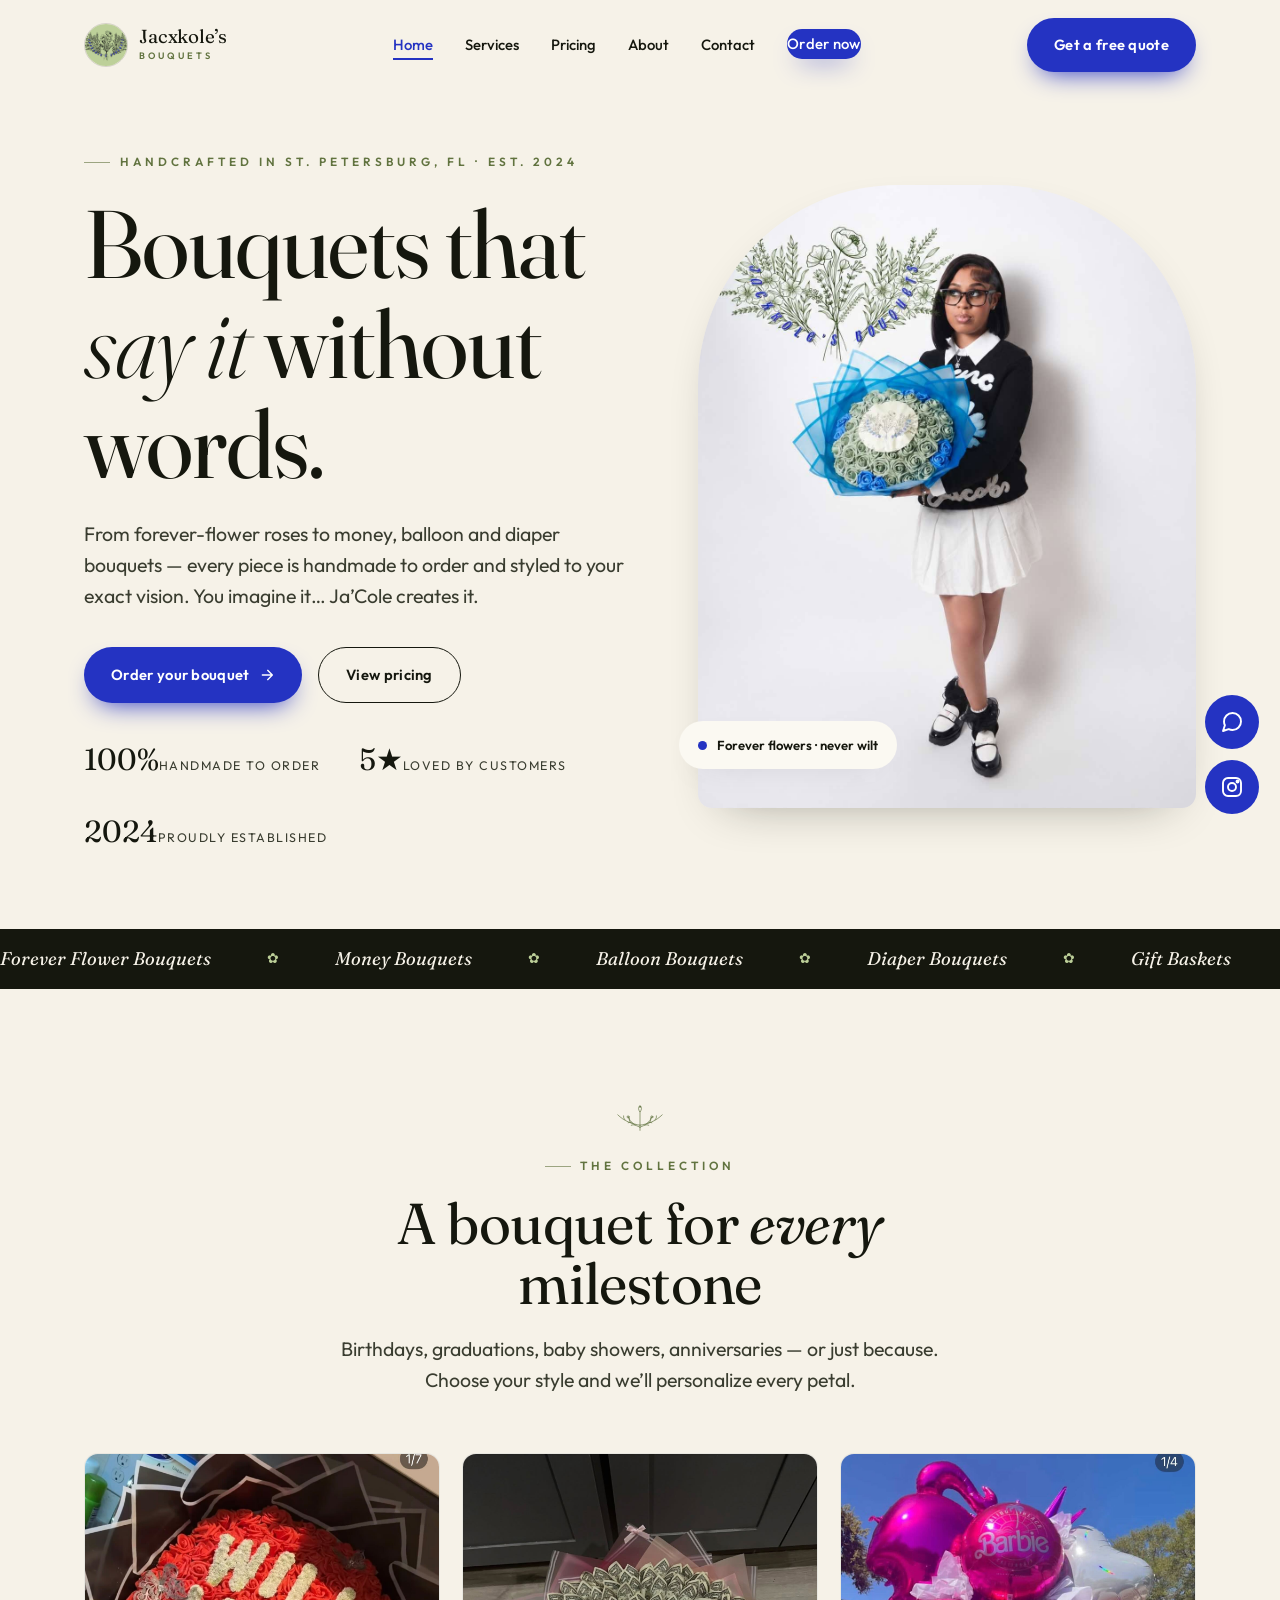
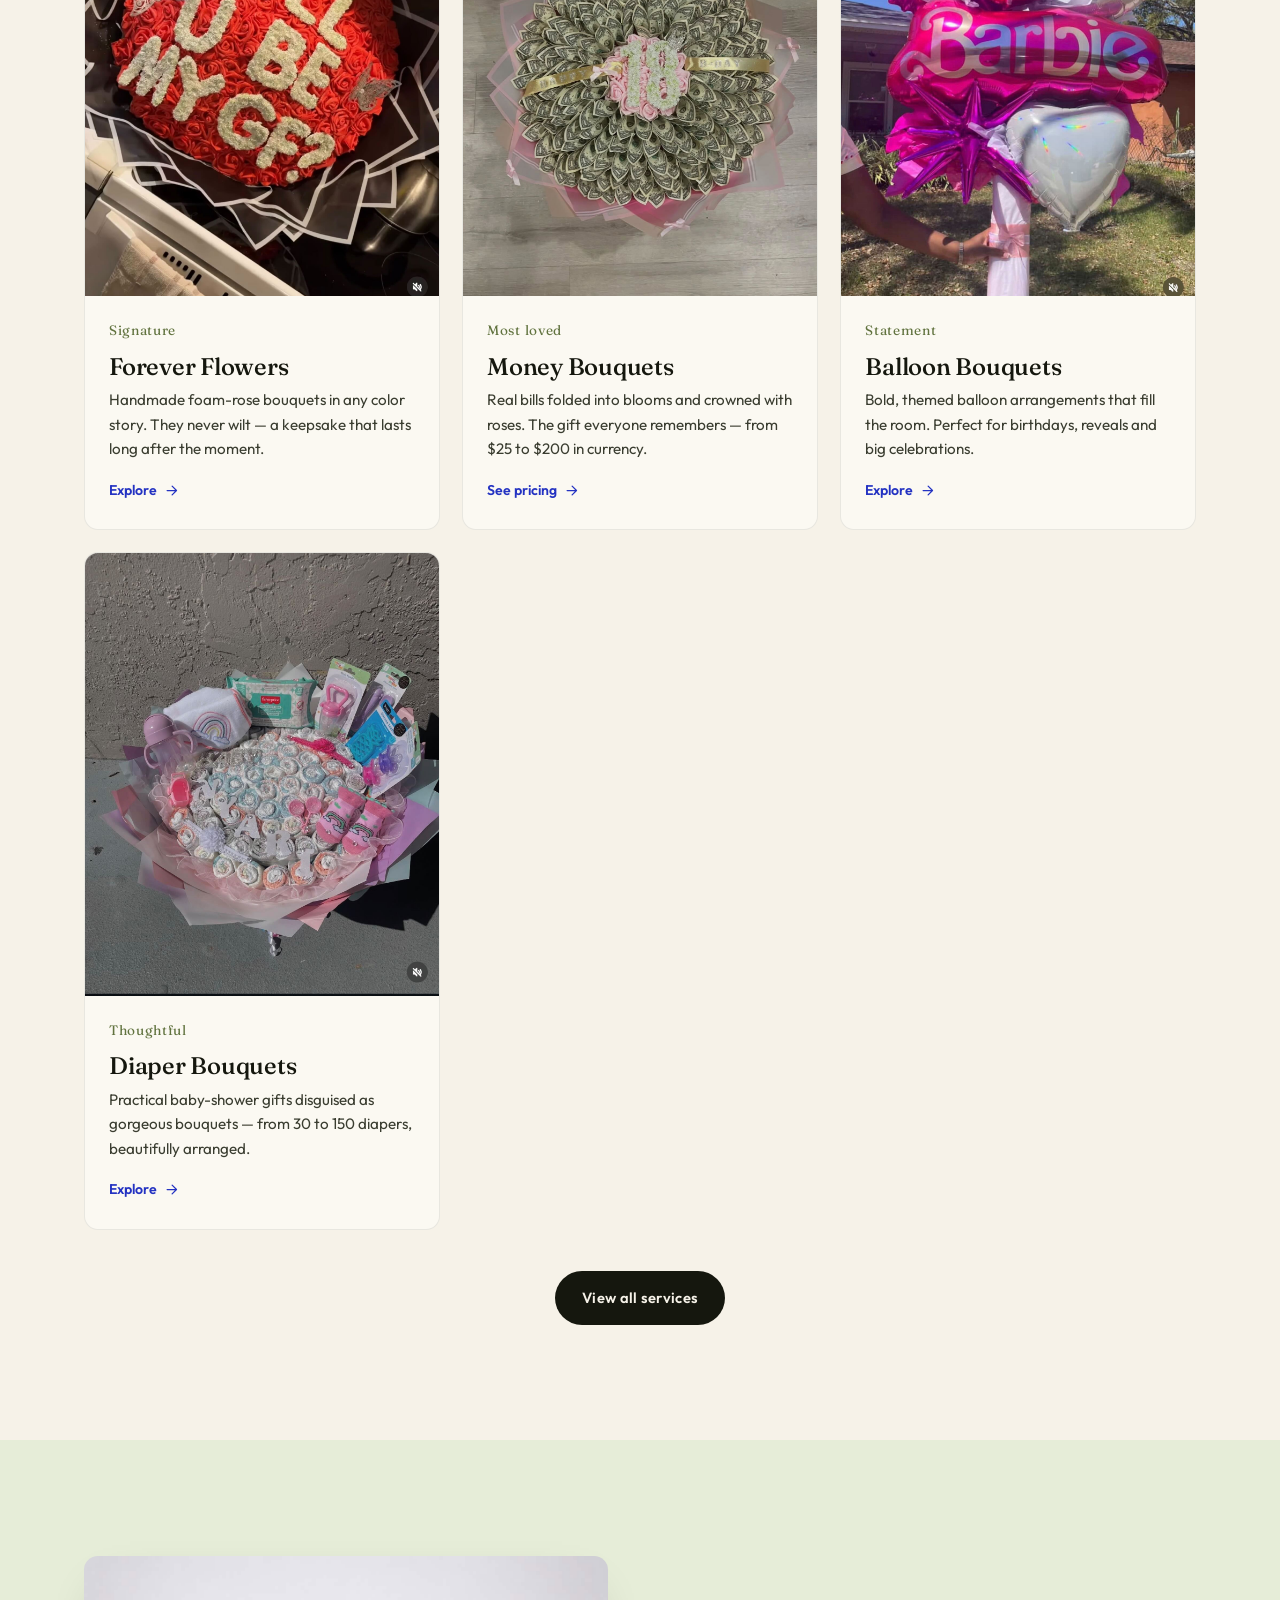
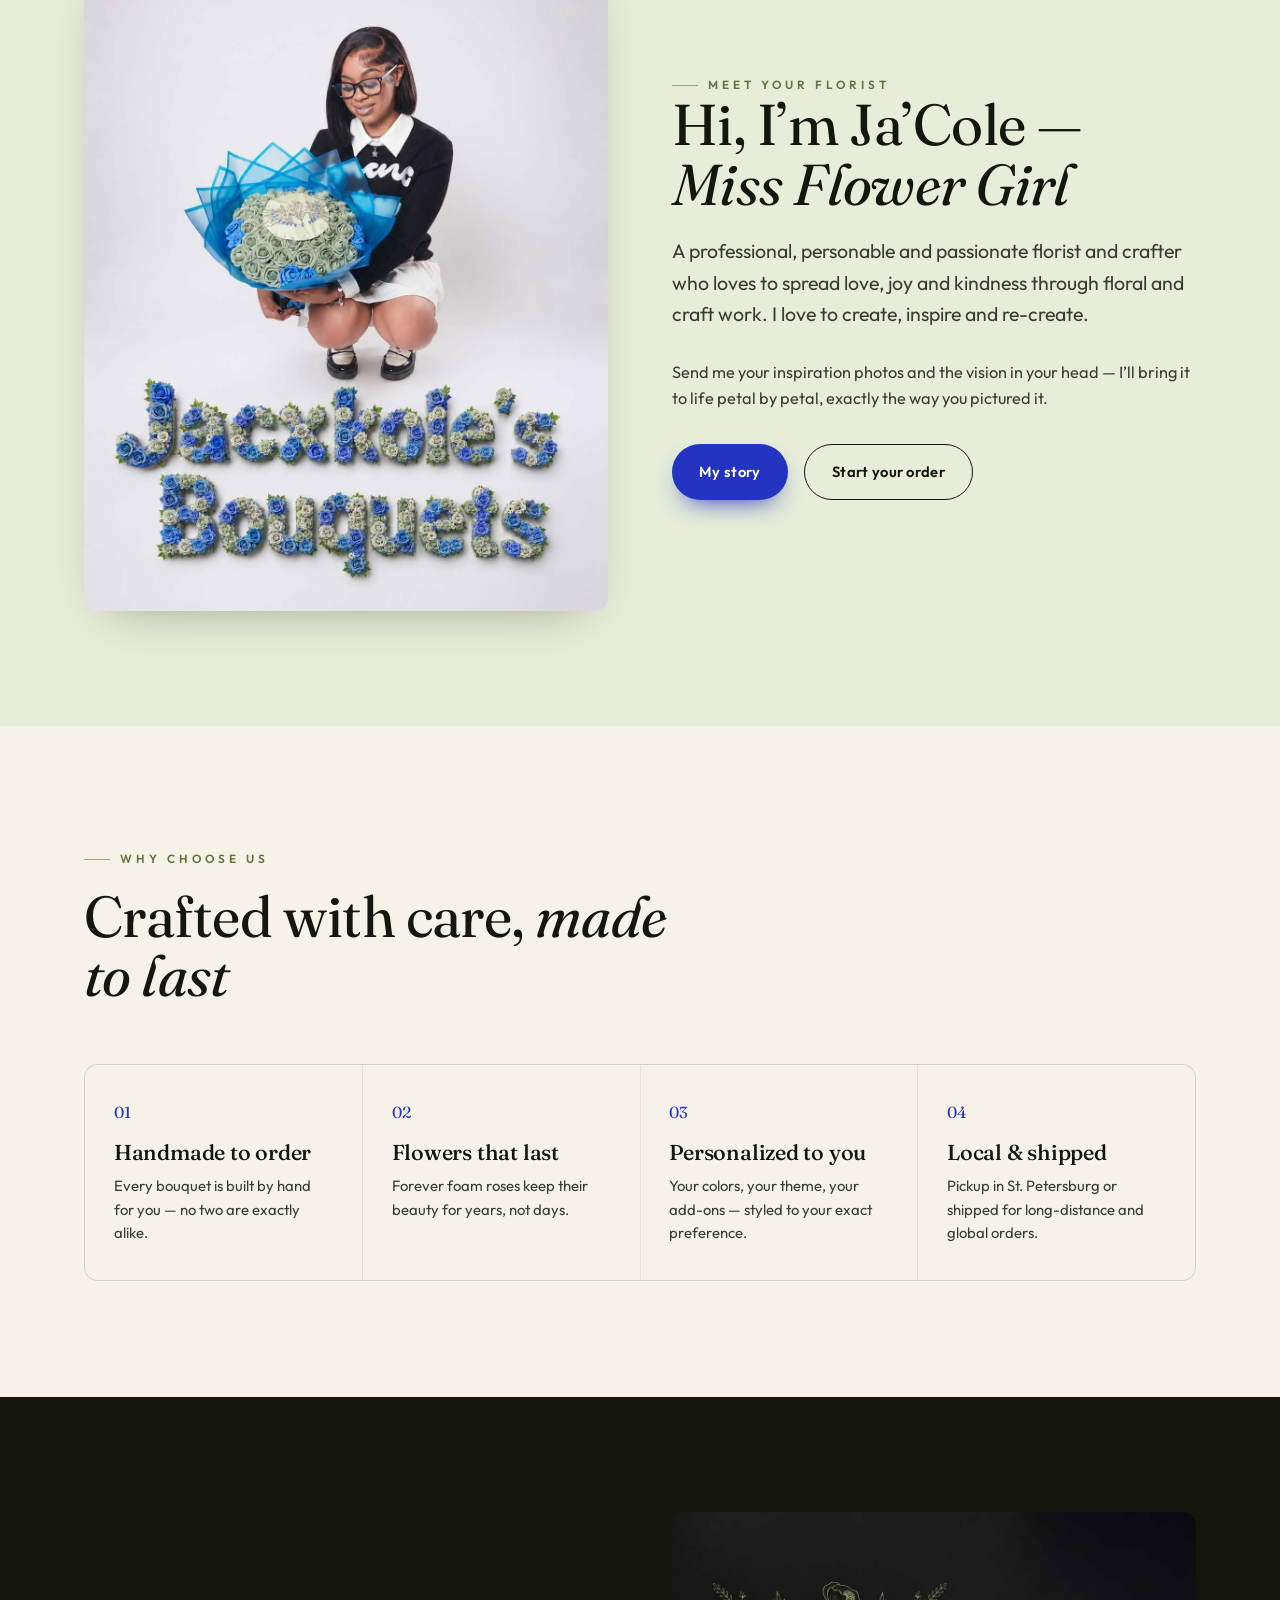
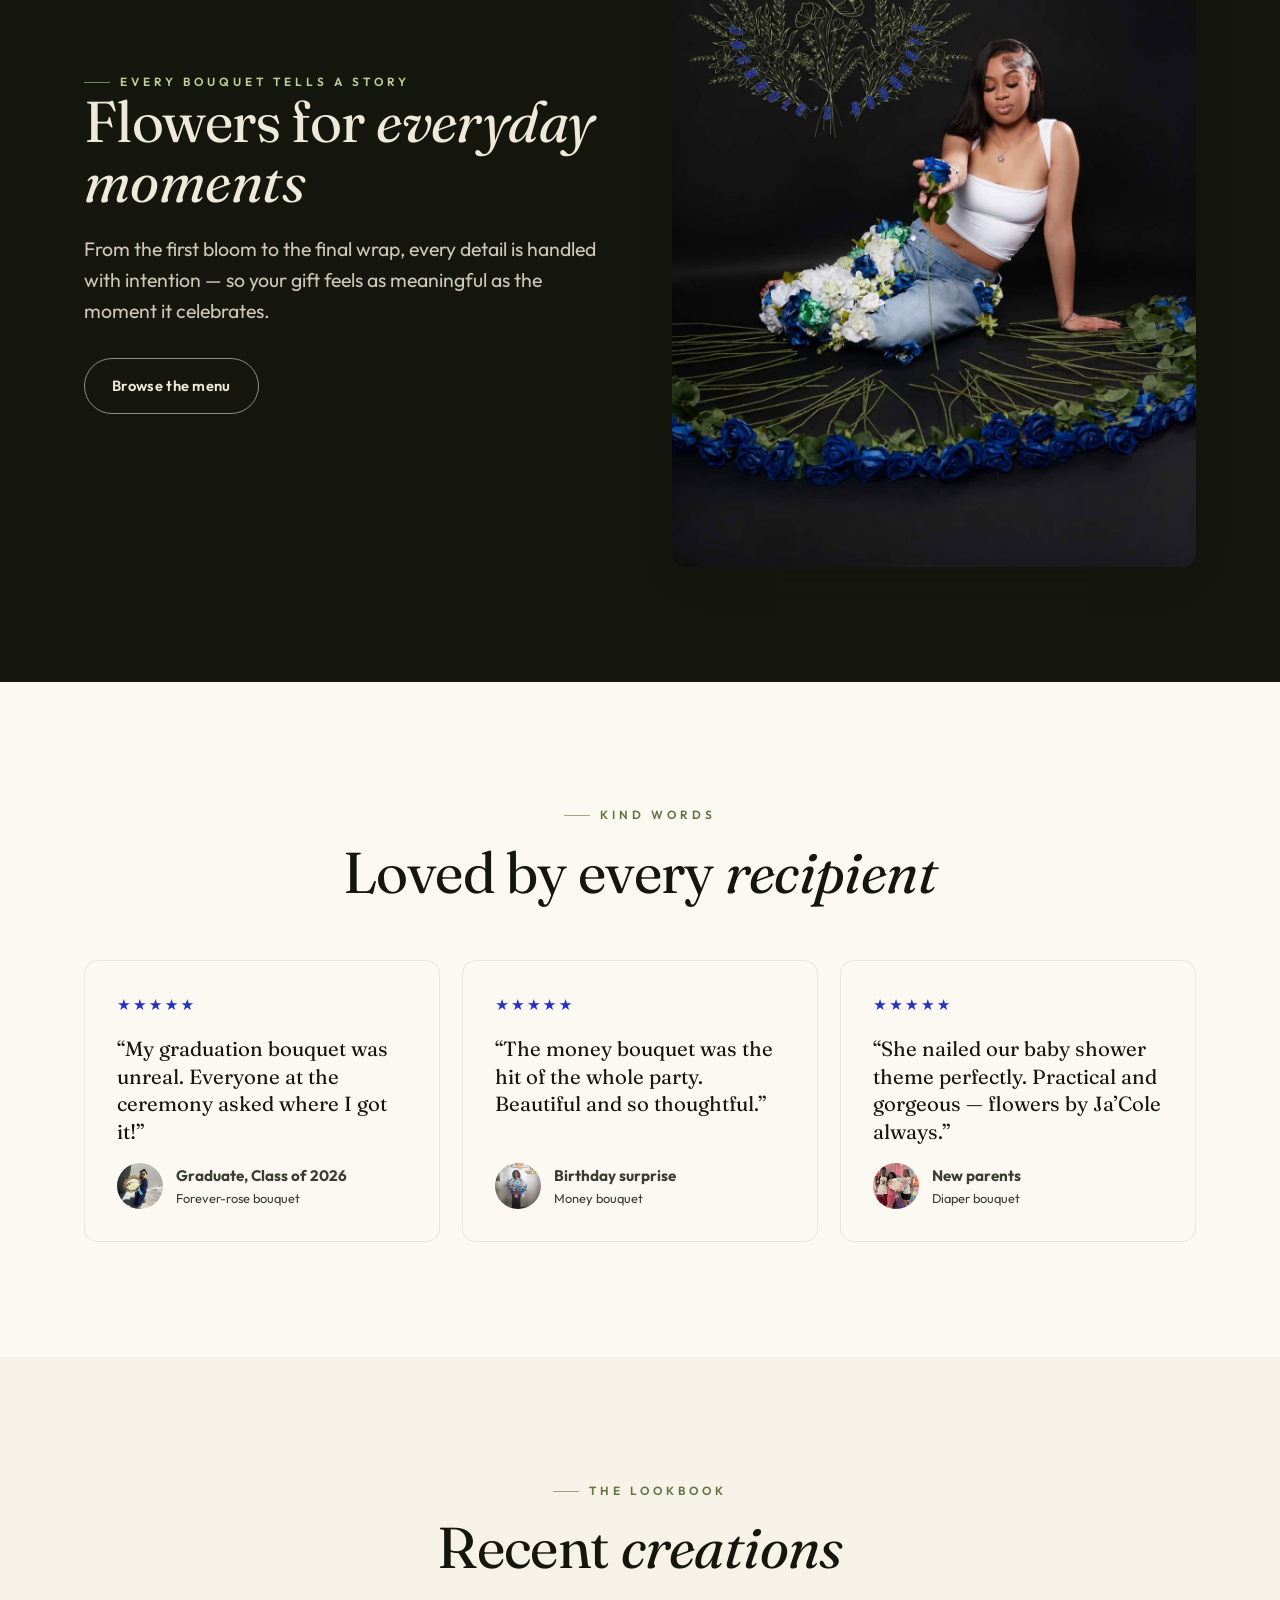
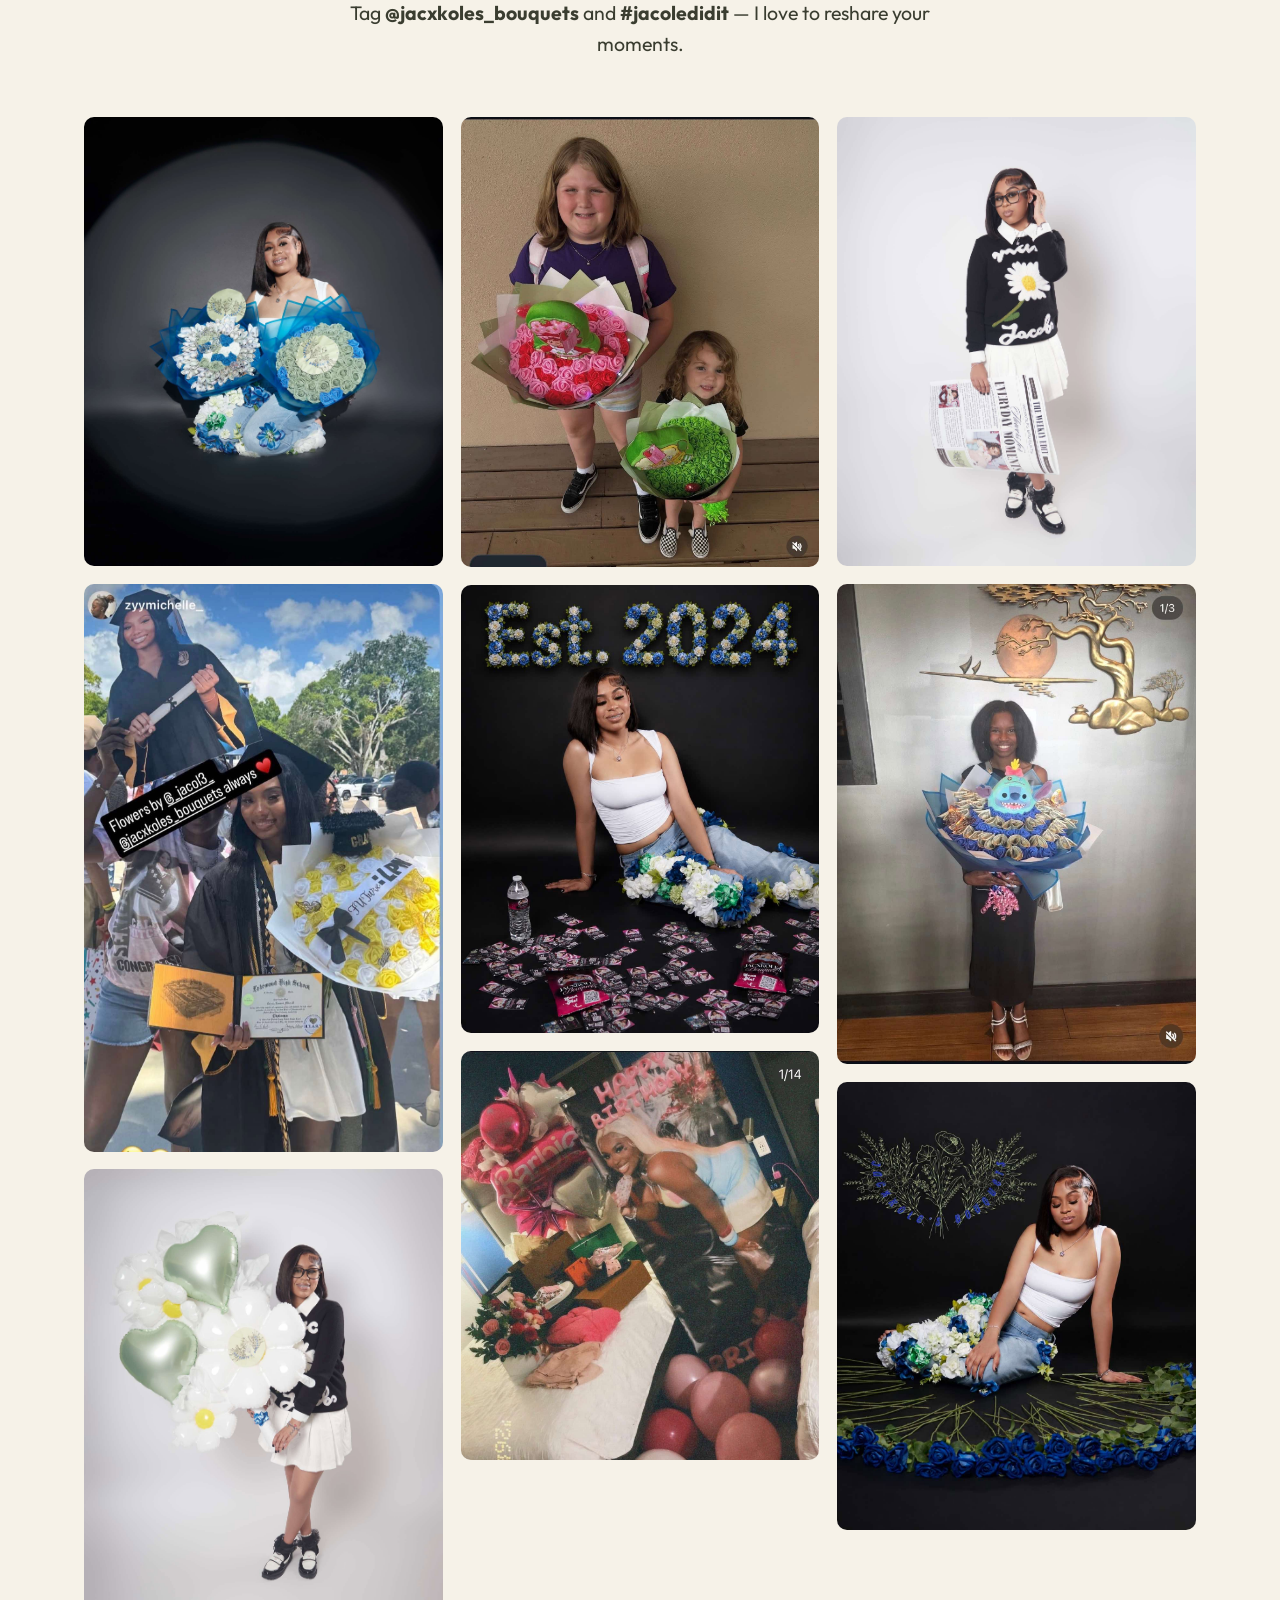
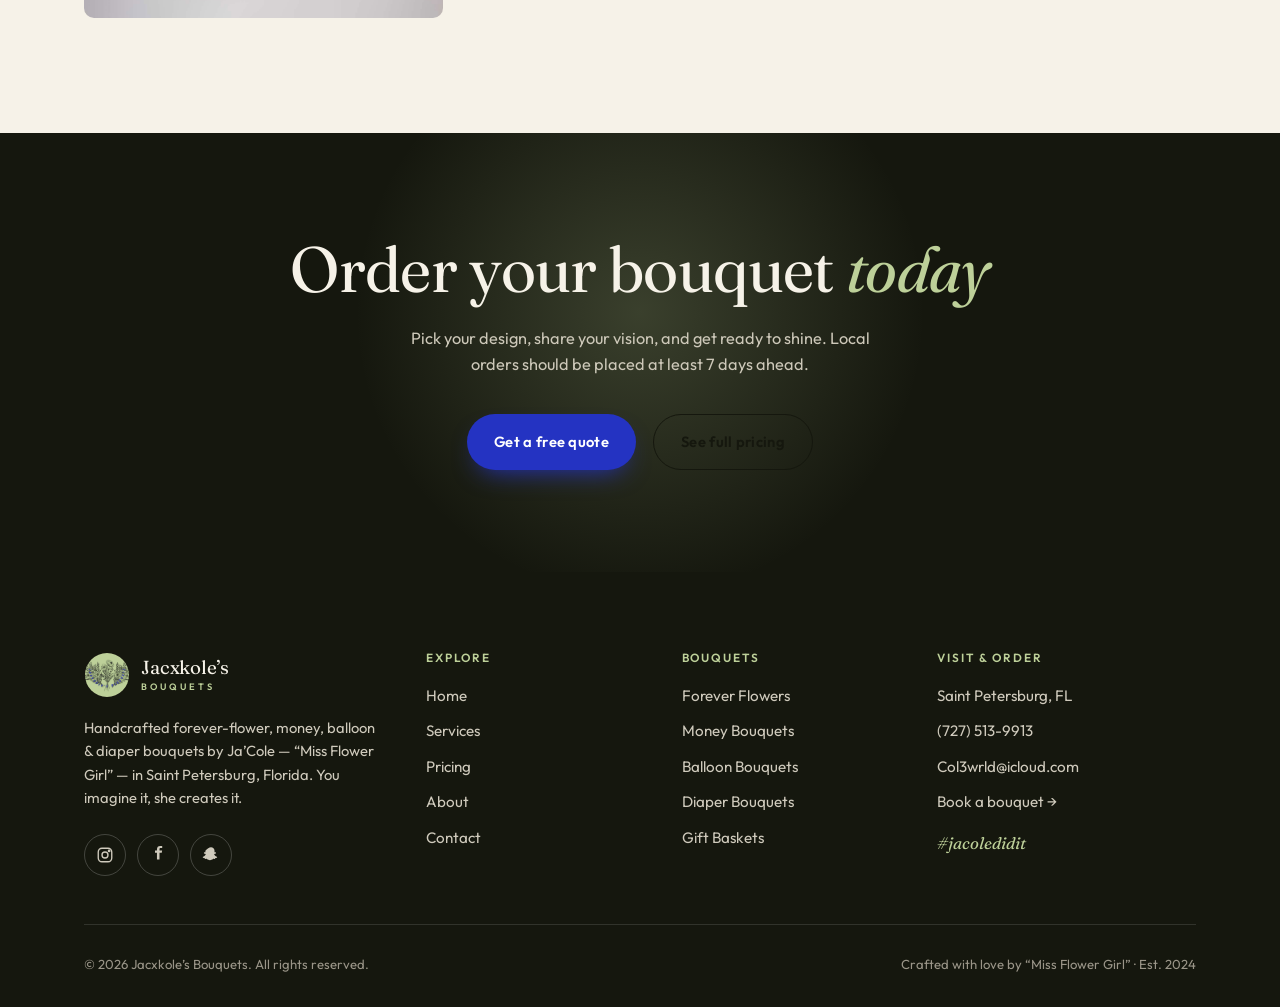
<file: index.html>
<!DOCTYPE html>
<html lang="en">
<head>
<meta charset="UTF-8">
<meta name="viewport" content="width=device-width, initial-scale=1.0">
<title>Jacxkole's Bouquets | Handcrafted Forever, Money &amp; Balloon Bouquets in St. Petersburg, FL</title>
<meta name="description" content="Jacxkole's Bouquets by Ja'Cole Payne, aka Miss Flower Girl, hand-makes forever-flower, money, balloon, diaper and custom bouquets in Saint Petersburg, Florida. You imagine it, she creates it. Order yours today.">
<meta name="keywords" content="bouquets St Petersburg FL, money bouquet, balloon bouquet, forever flowers, diaper bouquet, graduation bouquet, Jacxkole's Bouquets, custom bouquets Florida">
<meta name="author" content="Jacxkole's Bouquets">
<meta property="og:type" content="website">
<meta property="og:title" content="Jacxkole's Bouquets | Handcrafted Forever, Money &amp; Balloon Bouquets in St. Petersburg, FL">
<meta property="og:description" content="Jacxkole's Bouquets by Ja'Cole Payne, aka Miss Flower Girl, hand-makes forever-flower, money, balloon, diaper and custom bouquets in Saint Petersburg, Florida. You imagine it, she creates it. Order yours today.">
<meta property="og:image" content="images/banner2.jpg">
<meta name="theme-color" content="#bdd099">
<link rel="icon" type="image/png" href="images/favicon.png">
<link rel="preconnect" href="https://fonts.googleapis.com">
<link rel="preconnect" href="https://fonts.gstatic.com" crossorigin>
<link href="https://fonts.googleapis.com/css2?family=Fraunces:ital,opsz,wght@0,9..144,300;0,9..144,400;0,9..144,500;1,9..144,300;1,9..144,400&family=Outfit:wght@400;500;600;700&display=swap" rel="stylesheet">
<link rel="stylesheet" href="css/style.css">
<script type="application/ld+json">
{
  "@context": "https://schema.org",
  "@type": "Florist",
  "name": "Jacxkole's Bouquets",
  "image": "images/banner2.jpg",
  "description": "Handcrafted forever-flower, money, balloon, diaper and custom bouquets by Ja'Cole Payne, aka Miss Flower Girl, in Saint Petersburg, Florida.",
  "founder": "Ja'Cole Payne",
  "foundingDate": "2024",
  "email": "Col3wrld@icloud.com",
  "telephone": "+1-727-513-9913",
  "address": {
    "@type": "PostalAddress",
    "addressLocality": "Saint Petersburg",
    "addressRegion": "FL",
    "addressCountry": "US"
  },
  "areaServed": "Worldwide (shipping available)",
  "sameAs": [
    "https://www.instagram.com/jacxkoles_bouquets",
    "https://www.facebook.com/profile.php?id=100094762502685"
  ],
  "priceRange": "$45 - $425+"
}
</script>
</head>
<body>

<!-- Page loader -->
<div class="loader" role="status" aria-label="Loading">
  <svg class="sprig" viewBox="0 0 120 52" fill="none" stroke="currentColor" stroke-width="1.3" stroke-linecap="round" stroke-linejoin="round" aria-hidden="true"><path d="M60 51V15"/><path d="M60 15q-6-6 0-12 6 6 0 12"/><circle cx="60" cy="5.4" r="1.3"/><path d="M60 45C49 41 41 35 37 25"/><path d="M45 37q-5-3-8-1M51 41q-5-2-8 0"/><circle cx="37" cy="25" r="2"/><path d="M60 45C71 41 79 35 83 25"/><path d="M75 37q5-3 8-1M69 41q5-2 8 0"/><circle cx="83" cy="25" r="2"/><path d="M60 41C45 39 29 33 17 21"/><path d="M31 31q-4-4-3-8M41 35q-3-4-2-8"/><path d="M60 41C75 39 91 33 103 21"/><path d="M89 31q4-4 3-8M79 35q3-4 2-8"/></svg>
  <span class="lname">Jacxkole&rsquo;s Bouquets</span>
</div>

<!-- Header / navigation -->
<header class="site-header">
  <nav class="nav" aria-label="Primary">
    <a class="brand" href="index.html" aria-label="Jacxkole's Bouquets home">
      <img src="images/logo.jpg" alt="Jacxkole's Bouquets logo">
      <span class="brand-name">Jacxkole&rsquo;s<small>Bouquets</small></span>
    </a>
    <ul class="nav-links" id="navLinks">
      <li><a href="index.html" aria-current="page">Home</a></li>
      <li><a href="services.html">Services</a></li>
      <li><a href="pricing.html">Pricing</a></li>
      <li><a href="about.html">About</a></li>
      <li><a href="contact.html">Contact</a></li>
      <li><a class="btn btn--primary" href="contact.html">Order now</a></li>
    </ul>
    <div class="nav-cta">
      <a class="btn btn--primary" href="contact.html">Get a free quote</a>
      <button class="nav-toggle" id="navToggle" aria-label="Open menu" aria-expanded="false" aria-controls="navLinks">
        <span></span><span></span><span></span>
      </button>
    </div>
  </nav>
</header>
<main>

<!-- HERO -->
<section class="hero">
  <div class="wrap hero-grid">
    <div class="hero-copy">
      <span class="eyebrow reveal">Handcrafted in St. Petersburg, FL &middot; Est. 2024</span>
      <h1 class="display reveal" data-delay="1">Bouquets that <em>say it</em> without words.</h1>
      <p class="lead reveal" data-delay="2">From forever-flower roses to money, balloon and diaper bouquets &mdash; every piece is handmade to order and styled to your exact vision. You imagine it&hellip; Ja&rsquo;Cole creates it.</p>
      <div class="btn-row reveal" data-delay="3">
        <a class="btn btn--primary" href="contact.html">Order your bouquet
          <svg viewBox="0 0 24 24" fill="none" stroke="currentColor" stroke-width="2" stroke-linecap="round" stroke-linejoin="round"><path d="M5 12h14M13 5l7 7-7 7"/></svg>
        </a>
        <a class="btn btn--ghost" href="pricing.html">View pricing</a>
      </div>
      <div class="hero-meta reveal" data-delay="4">
        <div><span class="num" data-count="100" data-suffix="%">0</span><span class="lbl">Handmade to order</span></div>
        <div><span class="num">5&#9733;</span><span class="lbl">Loved by customers</span></div>
        <div><span class="num">2024</span><span class="lbl">Proudly established</span></div>
      </div>
    </div>
    <figure class="hero-figure reveal" data-delay="2">
      <img src="images/banner2.jpg" alt="Ja'Cole holding a handcrafted sage-green and blue rose bouquet with the Jacxkole's Bouquets botanical motif">
      <span class="tag"><span class="dot"></span> Forever flowers &middot; never wilt</span>
    </figure>
  </div>
</section>

<!-- MARQUEE -->
<div class="marquee" aria-hidden="true">
  <div class="marquee-track">
    <span>Forever Flower Bouquets</span><span>Money Bouquets</span><span>Balloon Bouquets</span><span>Diaper Bouquets</span><span>Gift Baskets</span><span>#jacoledidit</span>
    <span>Forever Flower Bouquets</span><span>Money Bouquets</span><span>Balloon Bouquets</span><span>Diaper Bouquets</span><span>Gift Baskets</span><span>#jacoledidit</span>
  </div>
</div>

<!-- FEATURED SERVICES -->
<section class="section">
  <div class="wrap">
    <div class="head center reveal">
      <svg class="sprig" viewBox="0 0 120 52" fill="none" stroke="currentColor" stroke-width="1.3" stroke-linecap="round" stroke-linejoin="round" aria-hidden="true"><path d="M60 51V15"/><path d="M60 15q-6-6 0-12 6 6 0 12"/><circle cx="60" cy="5.4" r="1.3"/><path d="M60 45C49 41 41 35 37 25"/><path d="M45 37q-5-3-8-1M51 41q-5-2-8 0"/><circle cx="37" cy="25" r="2"/><path d="M60 45C71 41 79 35 83 25"/><path d="M75 37q5-3 8-1M69 41q5-2 8 0"/><circle cx="83" cy="25" r="2"/><path d="M60 41C45 39 29 33 17 21"/><path d="M31 31q-4-4-3-8M41 35q-3-4-2-8"/><path d="M60 41C75 39 91 33 103 21"/><path d="M89 31q4-4 3-8M79 35q3-4 2-8"/></svg>
      <span class="eyebrow">The Collection</span>
      <h2 class="section-title">A bouquet for <em>every</em> milestone</h2>
      <p class="lead">Birthdays, graduations, baby showers, anniversaries &mdash; or just because. Choose your style and we&rsquo;ll personalize every petal.</p>
    </div>
    <div class="cards">
      <article class="card reveal">
        <div class="card-media"><img src="images/forever_bouquets.jpg" alt="Forever foam-rose bouquet of red roses spelling a custom message with butterfly accents"></div>
        <div class="card-body">
          <span class="card-index">Signature</span>
          <h3>Forever Flowers</h3>
          <p>Handmade foam-rose bouquets in any color story. They never wilt &mdash; a keepsake that lasts long after the moment.</p>
          <a class="card-link" href="services.html">Explore <svg viewBox="0 0 24 24" fill="none" stroke="currentColor" stroke-width="2" stroke-linecap="round" stroke-linejoin="round"><path d="M5 12h14M13 5l7 7-7 7"/></svg></a>
        </div>
      </article>
      <article class="card reveal" data-delay="1">
        <div class="card-media"><img src="images/money_bouquets.jpg" alt="Money bouquet of folded dollar bills with a Happy 18 B-Day ribbon"></div>
        <div class="card-body">
          <span class="card-index">Most loved</span>
          <h3>Money Bouquets</h3>
          <p>Real bills folded into blooms and crowned with roses. The gift everyone remembers &mdash; from $25 to $200 in currency.</p>
          <a class="card-link" href="pricing.html">See pricing <svg viewBox="0 0 24 24" fill="none" stroke="currentColor" stroke-width="2" stroke-linecap="round" stroke-linejoin="round"><path d="M5 12h14M13 5l7 7-7 7"/></svg></a>
        </div>
      </article>
      <article class="card reveal" data-delay="2">
        <div class="card-media"><img src="images/ballon_bouquets.jpg" alt="Pink Barbie-themed foil balloon bouquet"></div>
        <div class="card-body">
          <span class="card-index">Statement</span>
          <h3>Balloon Bouquets</h3>
          <p>Bold, themed balloon arrangements that fill the room. Perfect for birthdays, reveals and big celebrations.</p>
          <a class="card-link" href="services.html">Explore <svg viewBox="0 0 24 24" fill="none" stroke="currentColor" stroke-width="2" stroke-linecap="round" stroke-linejoin="round"><path d="M5 12h14M13 5l7 7-7 7"/></svg></a>
        </div>
      </article>
      <article class="card reveal" data-delay="3">
        <div class="card-media"><img src="images/diaper_bouquets.jpg" alt="Diaper bouquet with baby essentials spelling a baby’s name"></div>
        <div class="card-body">
          <span class="card-index">Thoughtful</span>
          <h3>Diaper Bouquets</h3>
          <p>Practical baby-shower gifts disguised as gorgeous bouquets &mdash; from 30 to 150 diapers, beautifully arranged.</p>
          <a class="card-link" href="services.html">Explore <svg viewBox="0 0 24 24" fill="none" stroke="currentColor" stroke-width="2" stroke-linecap="round" stroke-linejoin="round"><path d="M5 12h14M13 5l7 7-7 7"/></svg></a>
        </div>
      </article>
    </div>
    <div class="center" style="margin-top:2.6rem">
      <a class="btn btn--ink reveal" href="services.html">View all services</a>
    </div>
  </div>
</section>

<!-- MEET THE FLORIST -->
<section class="section bg-sage">
  <div class="wrap split">
    <div class="split-media reveal"><img src="images/Owner_pic.jpg" alt="Ja'Cole Payne kneeling beside her business name spelled out in roses"></div>
    <div class="split-copy reveal" data-delay="1">
      <span class="eyebrow">Meet your florist</span>
      <h2 class="section-title">Hi, I&rsquo;m Ja&rsquo;Cole &mdash; <em>Miss Flower Girl</em></h2>
      <p class="lead">A professional, personable and passionate florist and crafter who loves to spread love, joy and kindness through floral and craft work. I love to create, inspire and re-create.</p>
      <p style="color:var(--ink-soft)">Send me your inspiration photos and the vision in your head &mdash; I&rsquo;ll bring it to life petal by petal, exactly the way you pictured it.</p>
      <div class="btn-row mt-m"><a class="btn btn--primary" href="about.html">My story</a><a class="btn btn--ghost" href="contact.html">Start your order</a></div>
    </div>
  </div>
</section>

<!-- WHY CHOOSE US -->
<section class="section">
  <div class="wrap">
    <div class="head reveal">
      <span class="eyebrow">Why choose us</span>
      <h2 class="section-title">Crafted with care, <em>made to last</em></h2>
    </div>
    <div class="values">
      <div class="value reveal"><span class="vnum">01</span><h3>Handmade to order</h3><p>Every bouquet is built by hand for you &mdash; no two are exactly alike.</p></div>
      <div class="value reveal" data-delay="1"><span class="vnum">02</span><h3>Flowers that last</h3><p>Forever foam roses keep their beauty for years, not days.</p></div>
      <div class="value reveal" data-delay="2"><span class="vnum">03</span><h3>Personalized to you</h3><p>Your colors, your theme, your add-ons &mdash; styled to your exact preference.</p></div>
      <div class="value reveal" data-delay="3"><span class="vnum">04</span><h3>Local &amp; shipped</h3><p>Pickup in St. Petersburg or shipped for long-distance and global orders.</p></div>
    </div>
  </div>
</section>

<!-- EDITORIAL DARK BAND -->
<section class="section bg-ink">
  <div class="wrap split split--rev">
    <div class="split-media reveal"><img src="images/shoot.jpg" alt="Editorial studio shot of Ja'Cole surrounded by blue and white roses"></div>
    <div class="split-copy reveal" data-delay="1">
      <span class="eyebrow">Every bouquet tells a story</span>
      <h2 class="section-title">Flowers for <em>everyday moments</em></h2>
      <p class="lead">From the first bloom to the final wrap, every detail is handled with intention &mdash; so your gift feels as meaningful as the moment it celebrates.</p>
      <div class="btn-row mt-m"><a class="btn btn--ghost" href="pricing.html">Browse the menu</a></div>
    </div>
  </div>
</section>

<!-- TESTIMONIALS -->
<section class="section bg-paper2">
  <div class="wrap">
    <div class="head center reveal">
      <span class="eyebrow">Kind words</span>
      <h2 class="section-title">Loved by every <em>recipient</em></h2>
    </div>
    <div class="quotes">
      <figure class="quote reveal">
        <div class="stars" aria-label="5 out of 5 stars">&#9733;&#9733;&#9733;&#9733;&#9733;</div>
        <blockquote>&ldquo;My graduation bouquet was unreal. Everyone at the ceremony asked where I got it!&rdquo;</blockquote>
        <figcaption class="who"><img src="images/customer_pictures2.jpg" alt=""><span><strong>Graduate, Class of 2026</strong><span>Forever-rose bouquet</span></span></figcaption>
      </figure>
      <figure class="quote reveal" data-delay="1">
        <div class="stars" aria-label="5 out of 5 stars">&#9733;&#9733;&#9733;&#9733;&#9733;</div>
        <blockquote>&ldquo;The money bouquet was the hit of the whole party. Beautiful and so thoughtful.&rdquo;</blockquote>
        <figcaption class="who"><img src="images/customer_pictures5.jpg" alt=""><span><strong>Birthday surprise</strong><span>Money bouquet</span></span></figcaption>
      </figure>
      <figure class="quote reveal" data-delay="2">
        <div class="stars" aria-label="5 out of 5 stars">&#9733;&#9733;&#9733;&#9733;&#9733;</div>
        <blockquote>&ldquo;She nailed our baby shower theme perfectly. Practical and gorgeous &mdash; flowers by Ja&rsquo;Cole always.&rdquo;</blockquote>
        <figcaption class="who"><img src="images/customer_pictures.jpg" alt=""><span><strong>New parents</strong><span>Diaper bouquet</span></span></figcaption>
      </figure>
    </div>
  </div>
</section>

<!-- GALLERY -->
<section class="section">
  <div class="wrap">
    <div class="head center reveal">
      <span class="eyebrow">The lookbook</span>
      <h2 class="section-title">Recent <em>creations</em></h2>
      <p class="lead">Tag <strong>@jacxkoles_bouquets</strong> and <strong>#jacoledidit</strong> &mdash; I love to reshare your moments.</p>
    </div>
    <div class="gallery reveal">
      <a href="images/business_pictures1.jpg" target="_blank" rel="noopener"><img src="images/business_pictures1.jpg" alt="Two oversized money and rose bouquets"></a>
      <a href="images/customer_pictures4.jpg" target="_blank" rel="noopener"><img src="images/customer_pictures4.jpg" alt="Graduation bouquet in yellow and white roses"></a>
      <a href="images/banner4.jpg" target="_blank" rel="noopener"><img src="images/banner4.jpg" alt="Daisy and heart balloon bouquet"></a>
      <a href="images/customer_pictures6.jpg" target="_blank" rel="noopener"><img src="images/customer_pictures6.jpg" alt="Children holding character-themed rose bouquets"></a>
      <a href="images/business_pictures3.jpg" target="_blank" rel="noopener"><img src="images/business_pictures3.jpg" alt="Est. 2024 spelled out in flowers"></a>
      <a href="images/customer_pictures3.jpg" target="_blank" rel="noopener"><img src="images/customer_pictures3.jpg" alt="Barbie-themed birthday balloon and gift display"></a>
      <a href="images/banner3.jpg" target="_blank" rel="noopener"><img src="images/banner3.jpg" alt="Editorial studio portrait of Ja'Cole"></a>
      <a href="images/customer_pictures5.jpg" target="_blank" rel="noopener"><img src="images/customer_pictures5.jpg" alt="Money bouquet with a plush topper"></a>
      <a href="images/business_pictures2.jpg" target="_blank" rel="noopener"><img src="images/business_pictures2.jpg" alt="Floral-decorated jeans editorial shot"></a>
    </div>
  </div>
</section>

<!-- CTA BAND -->
<section class="cta-band">
  <span class="glow"></span>
  <div class="wrap">
    <h2 class="reveal">Order your bouquet <em>today</em></h2>
    <p class="reveal" data-delay="1">Pick your design, share your vision, and get ready to shine. Local orders should be placed at least 7 days ahead.</p>
    <div class="btn-row reveal" data-delay="2" style="justify-content:center">
      <a class="btn btn--primary" href="contact.html">Get a free quote</a>
      <a class="btn btn--ghost" href="pricing.html">See full pricing</a>
    </div>
  </div>
</section>

</main>

<!-- Floating quick contact -->
<div class="quick-contact">
  <a href="sms:+17275139913" aria-label="Text Jacxkole's Bouquets" title="Text us">
    <svg viewBox="0 0 24 24" fill="none" stroke="currentColor" stroke-width="1.9" stroke-linecap="round" stroke-linejoin="round"><path d="M21 11.5a8.38 8.38 0 0 1-8.5 8.5 8.5 8.5 0 0 1-3.8-.9L3 21l1.9-5.7A8.38 8.38 0 0 1 4 11.5 8.5 8.5 0 0 1 12.5 3 8.38 8.38 0 0 1 21 11.5z"/></svg>
  </a>
  <a href="https://www.instagram.com/jacxkoles_bouquets" target="_blank" rel="noopener" aria-label="Instagram" title="Instagram">
    <svg viewBox="0 0 24 24" fill="none" stroke="currentColor" stroke-width="1.9" stroke-linecap="round" stroke-linejoin="round"><rect x="3" y="3" width="18" height="18" rx="5"/><circle cx="12" cy="12" r="4"/><circle cx="17.5" cy="6.5" r="1"/></svg>
  </a>
  <button class="to-top" aria-label="Back to top" onclick="window.scrollTo({top:0,behavior:'smooth'})">
    <svg viewBox="0 0 24 24" fill="none" stroke="currentColor" stroke-width="2" stroke-linecap="round" stroke-linejoin="round"><path d="M12 19V5M5 12l7-7 7 7"/></svg>
  </button>
</div>

<!-- Footer -->
<footer class="site-footer">
  <div class="wrap">
    <div class="footer-top">
      <div class="footer-brand">
        <a class="brand" href="index.html" aria-label="Jacxkole's Bouquets home" style="gap:.7rem">
          <img src="images/logo.jpg" alt="" style="width:46px;height:46px;border-radius:50%;object-fit:cover">
          <span class="brand-name">Jacxkole&rsquo;s<small style="color:#bdd099">Bouquets</small></span>
        </a>
        <p>Handcrafted forever-flower, money, balloon &amp; diaper bouquets by Ja&rsquo;Cole &mdash; &ldquo;Miss Flower Girl&rdquo; &mdash; in Saint Petersburg, Florida. You imagine it, she creates it.</p>
        <div class="socials" style="margin-top:1.5rem">
          <a href="https://www.instagram.com/jacxkoles_bouquets" target="_blank" rel="noopener" aria-label="Instagram">
            <svg viewBox="0 0 24 24" fill="none" stroke="currentColor" stroke-width="1.8" stroke-linecap="round" stroke-linejoin="round"><rect x="3" y="3" width="18" height="18" rx="5"/><circle cx="12" cy="12" r="4"/><circle cx="17.5" cy="6.5" r="1"/></svg>
          </a>
          <a href="https://www.facebook.com/profile.php?id=100094762502685" target="_blank" rel="noopener" aria-label="Facebook">
            <svg viewBox="0 0 24 24" fill="currentColor"><path d="M14 9h3l.5-3H14V4.2c0-.9.3-1.5 1.6-1.5H17.6V.1C17.2.1 16.1 0 14.9 0 12.3 0 10.6 1.6 10.6 4.5V6H8v3h2.6v9H14V9z"/></svg>
          </a>
          <a href="https://www.snapchat.com/add/JACOL333" target="_blank" rel="noopener" aria-label="Snapchat">
            <svg viewBox="0 0 24 24" fill="currentColor"><path d="M12 1.6c2.6 0 4.6 2 4.7 4.6 0 .7 0 1.4-.1 2 .3.2.7.2 1 .1.6-.2 1.3.5 1 1.2-.2.5-.9.7-1.4.9-.4.1-.9.3-1 .7-.1.5.5 1.1 1 1.6.7.7 1.6 1.2 2.6 1.5.4.1.6.5.4.9-.4.9-2 1-2.6 1.1-.1.2-.1.5-.2.8-.1.3-.4.4-.7.3-.6-.1-1.3-.3-2-.1-.7.2-1.2.8-2 1.2-.6.3-1.3.5-2.1.5s-1.5-.2-2.1-.5c-.8-.4-1.3-1-2-1.2-.7-.2-1.4 0-2 .1-.3.1-.6 0-.7-.3-.1-.3-.1-.6-.2-.8-.6-.1-2.2-.2-2.6-1.1-.2-.4 0-.8.4-.9 1-.3 1.9-.8 2.6-1.5.5-.5 1.1-1.1 1-1.6-.1-.4-.6-.6-1-.7-.5-.2-1.2-.4-1.4-.9-.3-.7.4-1.4 1-1.2.3.1.7.1 1-.1-.1-.6-.1-1.3-.1-2C7.4 3.6 9.4 1.6 12 1.6z"/></svg>
          </a>
        </div>
      </div>
      <div class="footer-col">
        <h4>Explore</h4>
        <a href="index.html">Home</a>
        <a href="services.html">Services</a>
        <a href="pricing.html">Pricing</a>
        <a href="about.html">About</a>
        <a href="contact.html">Contact</a>
      </div>
      <div class="footer-col">
        <h4>Bouquets</h4>
        <a href="services.html">Forever Flowers</a>
        <a href="services.html">Money Bouquets</a>
        <a href="services.html">Balloon Bouquets</a>
        <a href="services.html">Diaper Bouquets</a>
        <a href="services.html">Gift Baskets</a>
      </div>
      <div class="footer-col">
        <h4>Visit &amp; Order</h4>
        <a href="https://maps.google.com/?q=Saint+Petersburg,+Florida" target="_blank" rel="noopener">Saint Petersburg, FL</a>
        <a href="tel:+17275139913">(727) 513-9913</a>
        <a href="mailto:Col3wrld@icloud.com">Col3wrld@icloud.com</a>
        <a href="contact.html">Book a bouquet &rarr;</a>
        <p style="font-family:var(--display);font-style:italic;color:#bdd099;margin-top:1rem;font-size:1.05rem">#jacoledidit</p>
      </div>
    </div>
    <div class="footer-bottom">
      <span>&copy; <span data-year>2025</span> Jacxkole&rsquo;s Bouquets. All rights reserved.</span>
      <span>Crafted with love by &ldquo;Miss Flower Girl&rdquo; &middot; Est. 2024</span>
    </div>
  </div>
</footer>

<script src="js/script.js"></script>
</body>
</html>
</file>
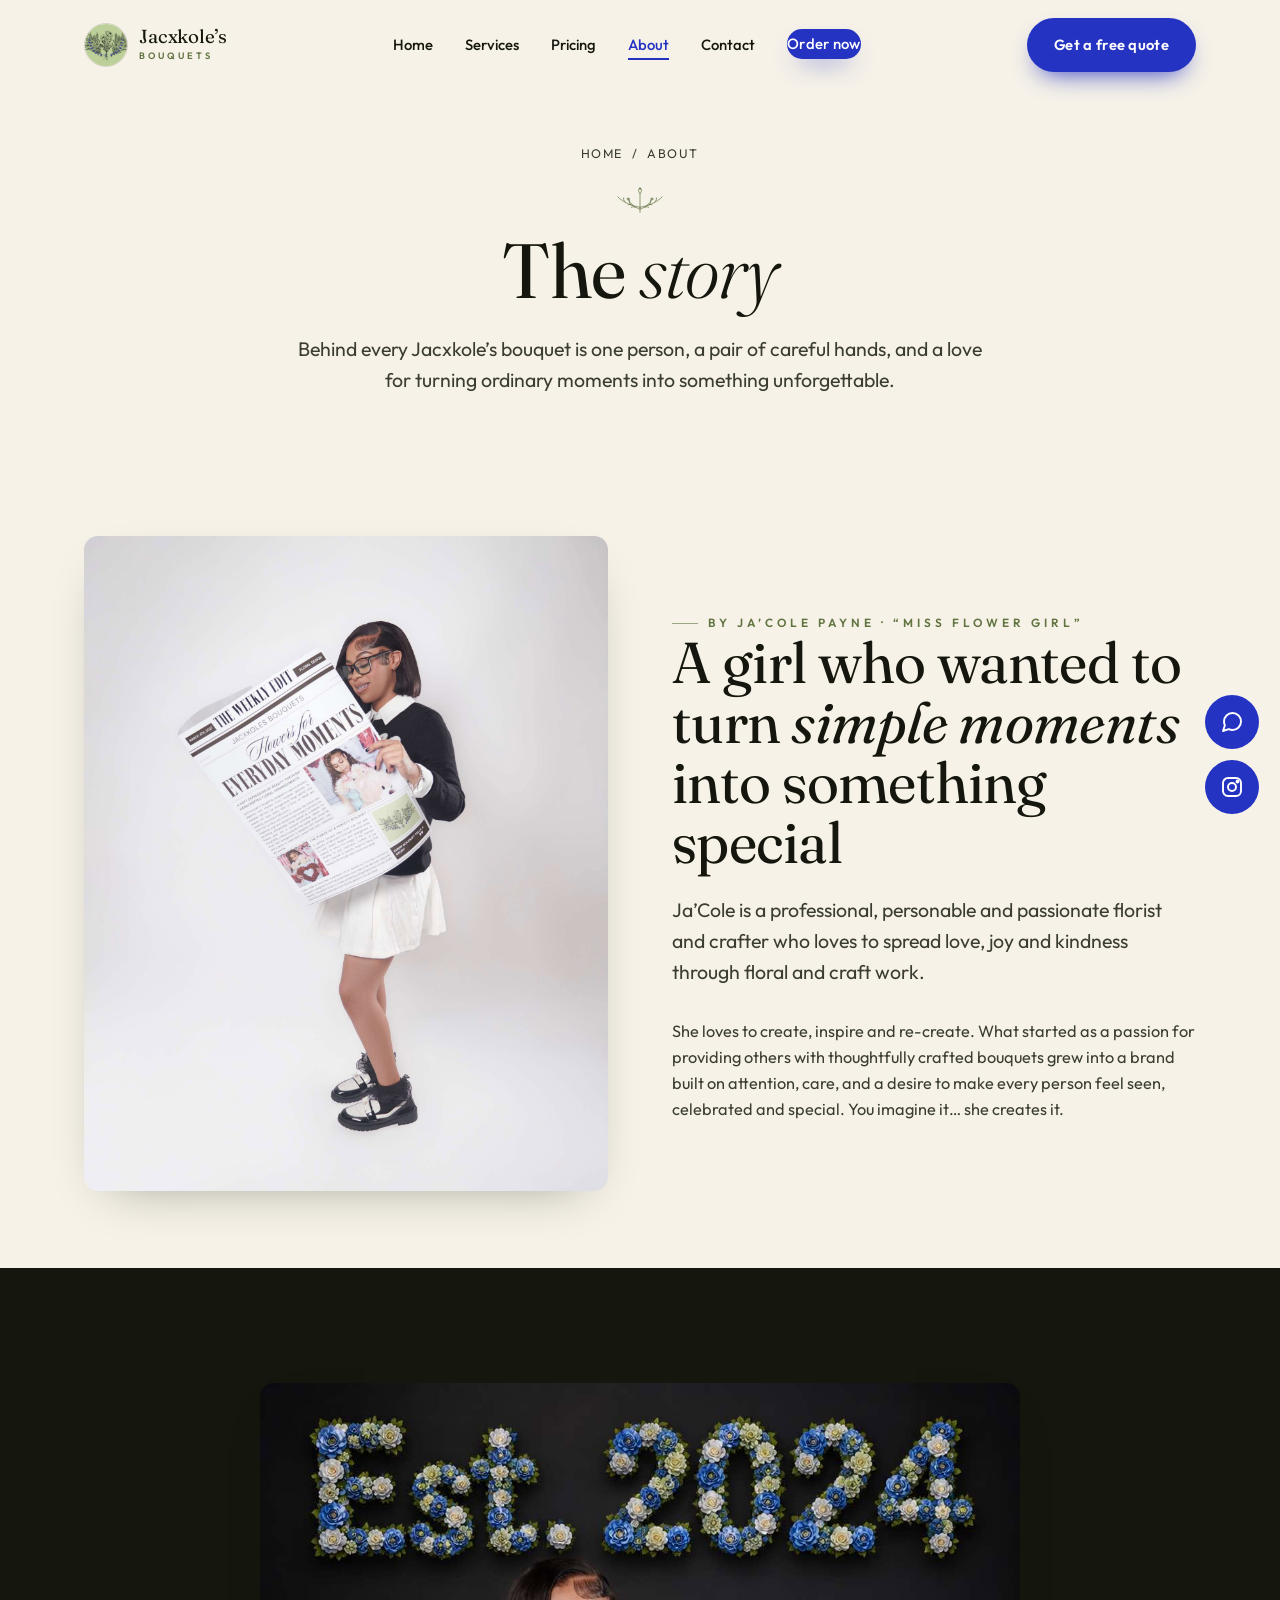
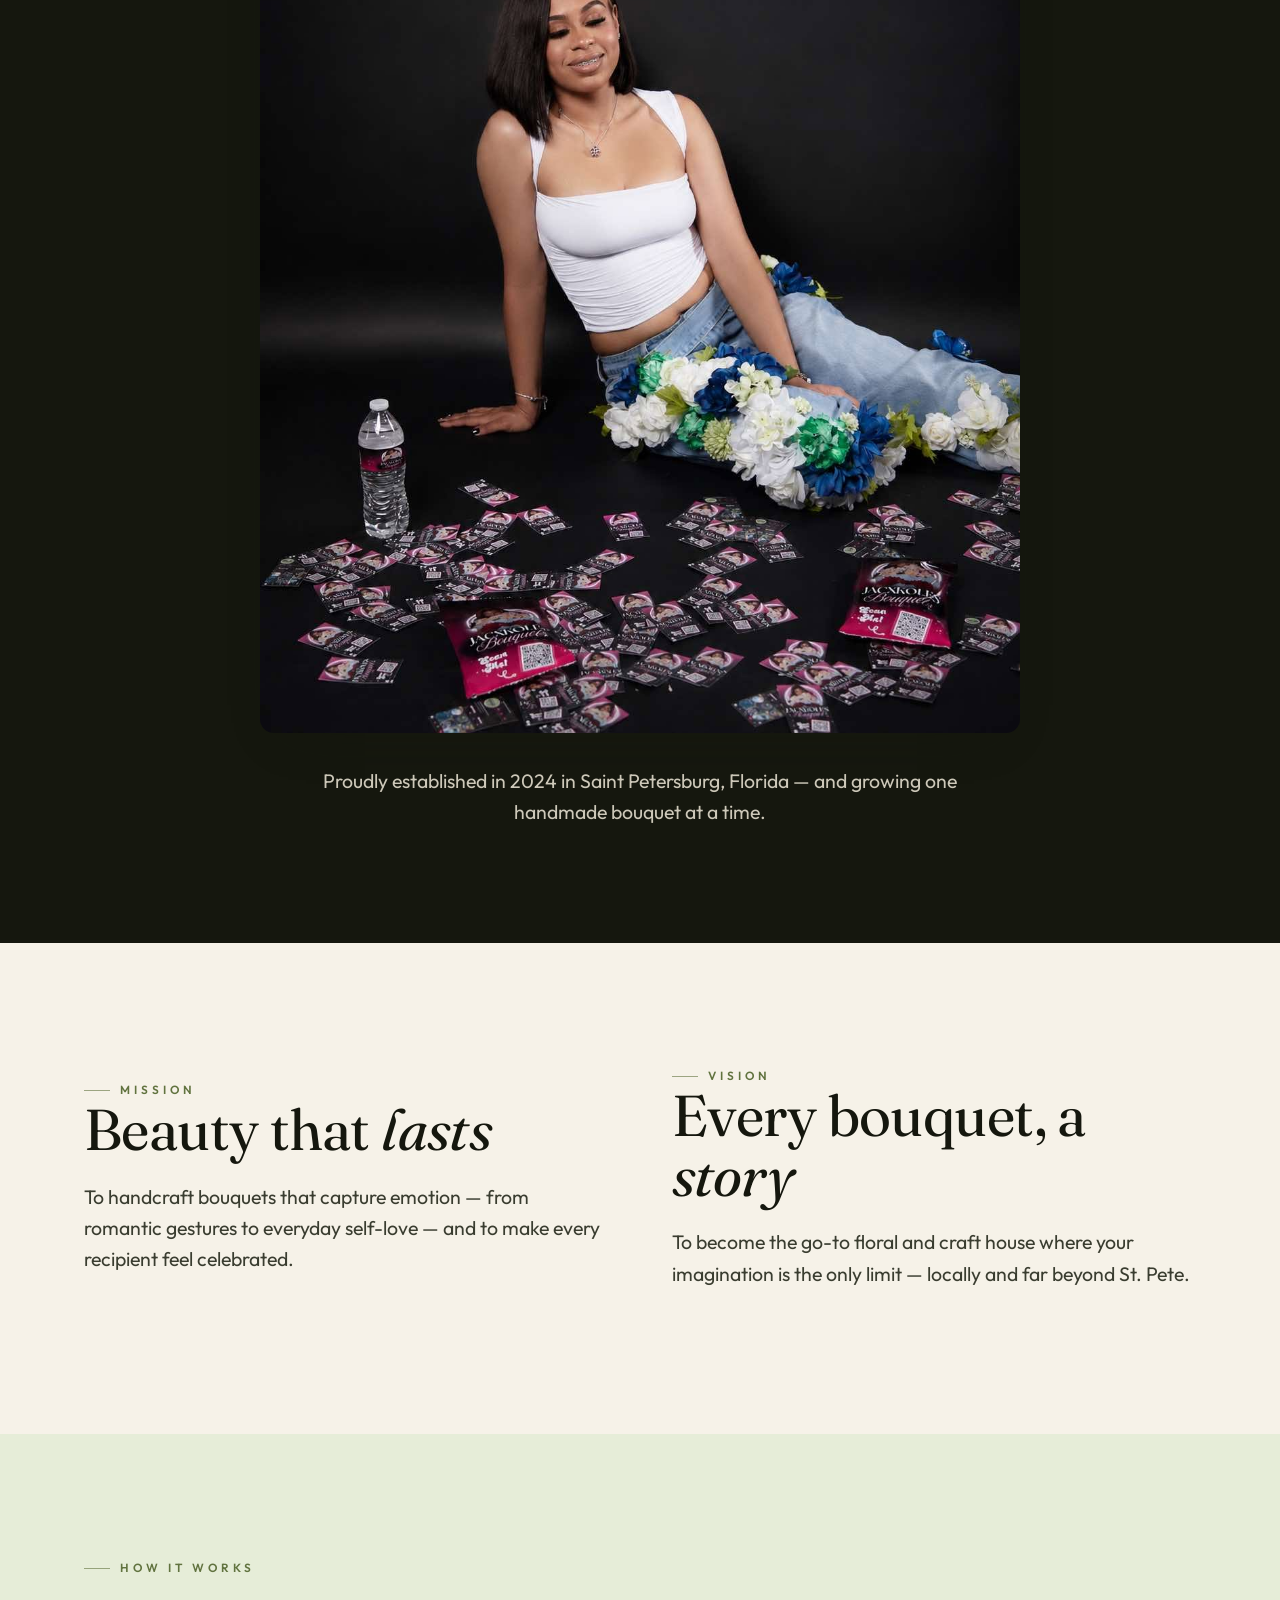
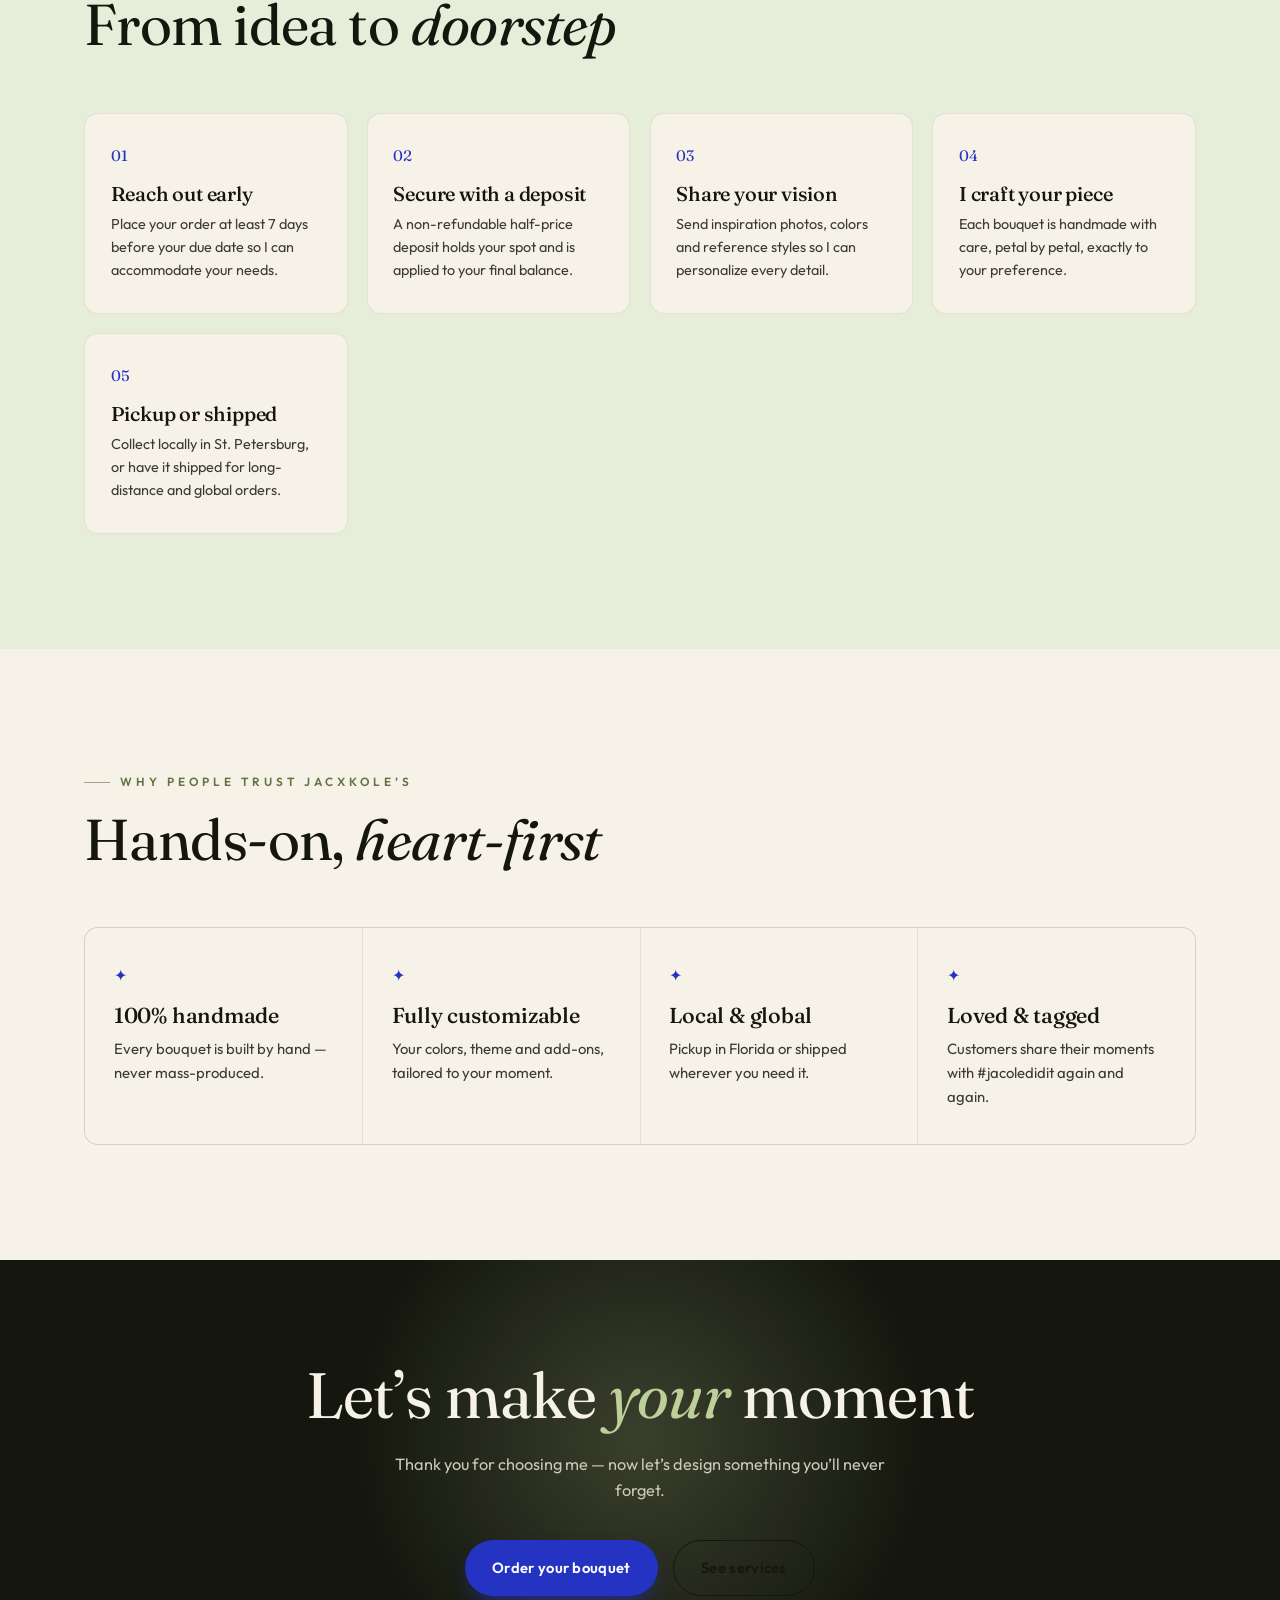
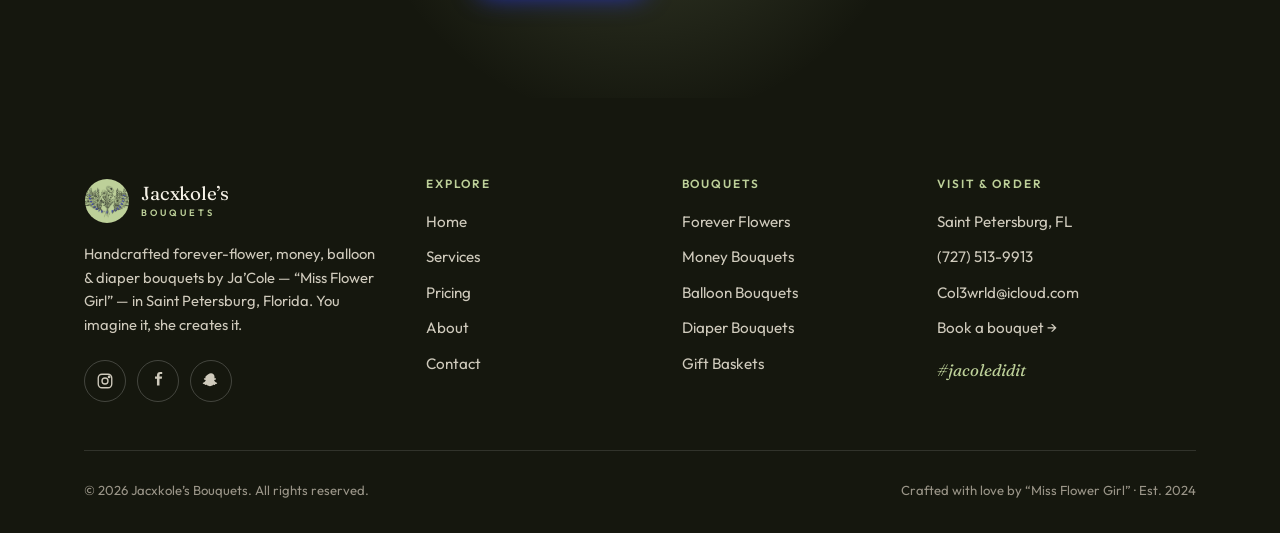
<file: about.html>
<!DOCTYPE html>
<html lang="en">
<head>
<meta charset="UTF-8">
<meta name="viewport" content="width=device-width, initial-scale=1.0">
<title>About Ja'Cole &mdash; Miss Flower Girl | Jacxkole's Bouquets</title>
<meta name="description" content="Meet Ja'Cole Payne, the passionate florist and crafter behind Jacxkole's Bouquets in Saint Petersburg, Florida. Established 2024, spreading love, joy and kindness through floral and craft work.">
<meta name="keywords" content="bouquets St Petersburg FL, money bouquet, balloon bouquet, forever flowers, diaper bouquet, graduation bouquet, Jacxkole's Bouquets, custom bouquets Florida">
<meta name="author" content="Jacxkole's Bouquets">
<meta property="og:type" content="website">
<meta property="og:title" content="About Ja'Cole &mdash; Miss Flower Girl | Jacxkole's Bouquets">
<meta property="og:description" content="Meet Ja'Cole Payne, the passionate florist and crafter behind Jacxkole's Bouquets in Saint Petersburg, Florida. Established 2024, spreading love, joy and kindness through floral and craft work.">
<meta property="og:image" content="images/banner2.jpg">
<meta name="theme-color" content="#bdd099">
<link rel="icon" type="image/png" href="images/favicon.png">
<link rel="preconnect" href="https://fonts.googleapis.com">
<link rel="preconnect" href="https://fonts.gstatic.com" crossorigin>
<link href="https://fonts.googleapis.com/css2?family=Fraunces:ital,opsz,wght@0,9..144,300;0,9..144,400;0,9..144,500;1,9..144,300;1,9..144,400&family=Outfit:wght@400;500;600;700&display=swap" rel="stylesheet">
<link rel="stylesheet" href="css/style.css">

</head>
<body>

<!-- Page loader -->
<div class="loader" role="status" aria-label="Loading">
  <svg class="sprig" viewBox="0 0 120 52" fill="none" stroke="currentColor" stroke-width="1.3" stroke-linecap="round" stroke-linejoin="round" aria-hidden="true"><path d="M60 51V15"/><path d="M60 15q-6-6 0-12 6 6 0 12"/><circle cx="60" cy="5.4" r="1.3"/><path d="M60 45C49 41 41 35 37 25"/><path d="M45 37q-5-3-8-1M51 41q-5-2-8 0"/><circle cx="37" cy="25" r="2"/><path d="M60 45C71 41 79 35 83 25"/><path d="M75 37q5-3 8-1M69 41q5-2 8 0"/><circle cx="83" cy="25" r="2"/><path d="M60 41C45 39 29 33 17 21"/><path d="M31 31q-4-4-3-8M41 35q-3-4-2-8"/><path d="M60 41C75 39 91 33 103 21"/><path d="M89 31q4-4 3-8M79 35q3-4 2-8"/></svg>
  <span class="lname">Jacxkole&rsquo;s Bouquets</span>
</div>

<!-- Header / navigation -->
<header class="site-header">
  <nav class="nav" aria-label="Primary">
    <a class="brand" href="index.html" aria-label="Jacxkole's Bouquets home">
      <img src="images/logo.jpg" alt="Jacxkole's Bouquets logo">
      <span class="brand-name">Jacxkole&rsquo;s<small>Bouquets</small></span>
    </a>
    <ul class="nav-links" id="navLinks">
      <li><a href="index.html">Home</a></li>
      <li><a href="services.html">Services</a></li>
      <li><a href="pricing.html">Pricing</a></li>
      <li><a href="about.html" aria-current="page">About</a></li>
      <li><a href="contact.html">Contact</a></li>
      <li><a class="btn btn--primary" href="contact.html">Order now</a></li>
    </ul>
    <div class="nav-cta">
      <a class="btn btn--primary" href="contact.html">Get a free quote</a>
      <button class="nav-toggle" id="navToggle" aria-label="Open menu" aria-expanded="false" aria-controls="navLinks">
        <span></span><span></span><span></span>
      </button>
    </div>
  </nav>
</header>
<main>

<!-- PAGE HERO -->
<section class="page-hero">
  <div class="wrap">
    <p class="crumb reveal"><a href="index.html">Home</a> &nbsp;/&nbsp; About</p>
    <svg class="sprig reveal" viewBox="0 0 120 52" fill="none" stroke="currentColor" stroke-width="1.3" stroke-linecap="round" stroke-linejoin="round" aria-hidden="true"><path d="M60 51V15"/><path d="M60 15q-6-6 0-12 6 6 0 12"/><circle cx="60" cy="5.4" r="1.3"/><path d="M60 45C49 41 41 35 37 25"/><path d="M45 37q-5-3-8-1M51 41q-5-2-8 0"/><circle cx="37" cy="25" r="2"/><path d="M60 45C71 41 79 35 83 25"/><path d="M75 37q5-3 8-1M69 41q5-2 8 0"/><circle cx="83" cy="25" r="2"/><path d="M60 41C45 39 29 33 17 21"/><path d="M31 31q-4-4-3-8M41 35q-3-4-2-8"/><path d="M60 41C75 39 91 33 103 21"/><path d="M89 31q4-4 3-8M79 35q3-4 2-8"/></svg>
    <h1 class="display reveal" data-delay="1">The <em>story</em></h1>
    <p class="lead reveal" data-delay="2">Behind every Jacxkole&rsquo;s bouquet is one person, a pair of careful hands, and a love for turning ordinary moments into something unforgettable.</p>
  </div>
</section>

<!-- BRAND STORY -->
<section class="section--tight section">
  <div class="wrap split">
    <div class="split-media reveal"><img src="images/banner.jpg" alt="Ja'Cole Payne, founder of Jacxkole's Bouquets, in an editorial studio portrait"></div>
    <div class="split-copy reveal" data-delay="1">
      <span class="eyebrow">By Ja&rsquo;Cole Payne &middot; &ldquo;Miss Flower Girl&rdquo;</span>
      <h2 class="section-title">A girl who wanted to turn <em>simple moments</em> into something special</h2>
      <p class="lead">Ja&rsquo;Cole is a professional, personable and passionate florist and crafter who loves to spread love, joy and kindness through floral and craft work.</p>
      <p style="color:var(--ink-soft)">She loves to create, inspire and re-create. What started as a passion for providing others with thoughtfully crafted bouquets grew into a brand built on attention, care, and a desire to make every person feel seen, celebrated and special. You imagine it&hellip; she creates it.</p>
    </div>
  </div>
</section>

<!-- EST BAND -->
<section class="section bg-ink center">
  <div class="wrap">
    <img src="images/business_pictures3.jpg" alt="Est. 2024 spelled out in blue and white roses" style="width:100%;max-width:760px;margin:0 auto;border-radius:var(--radius-lg);box-shadow:var(--shadow)" class="reveal">
    <p class="lead center reveal" data-delay="1" style="margin-top:2rem">Proudly established in 2024 in Saint Petersburg, Florida &mdash; and growing one handmade bouquet at a time.</p>
  </div>
</section>

<!-- MISSION / VISION -->
<section class="section">
  <div class="wrap split">
    <div class="split-copy reveal">
      <span class="eyebrow">Mission</span>
      <h2 class="section-title">Beauty that <em>lasts</em></h2>
      <p class="lead">To handcraft bouquets that capture emotion &mdash; from romantic gestures to everyday self-love &mdash; and to make every recipient feel celebrated.</p>
    </div>
    <div class="split-copy reveal" data-delay="1">
      <span class="eyebrow">Vision</span>
      <h2 class="section-title">Every bouquet, a <em>story</em></h2>
      <p class="lead">To become the go-to floral and craft house where your imagination is the only limit &mdash; locally and far beyond St. Pete.</p>
    </div>
  </div>
</section>

<!-- ORDERING PROCESS -->
<section class="section bg-sage">
  <div class="wrap">
    <div class="head reveal">
      <span class="eyebrow">How it works</span>
      <h2 class="section-title">From idea to <em>doorstep</em></h2>
    </div>
    <div class="steps reveal">
      <div class="step"><h3>Reach out early</h3><p>Place your order at least 7 days before your due date so I can accommodate your needs.</p></div>
      <div class="step"><h3>Secure with a deposit</h3><p>A non-refundable half-price deposit holds your spot and is applied to your final balance.</p></div>
      <div class="step"><h3>Share your vision</h3><p>Send inspiration photos, colors and reference styles so I can personalize every detail.</p></div>
      <div class="step"><h3>I craft your piece</h3><p>Each bouquet is handmade with care, petal by petal, exactly to your preference.</p></div>
      <div class="step"><h3>Pickup or shipped</h3><p>Collect locally in St. Petersburg, or have it shipped for long-distance and global orders.</p></div>
    </div>
  </div>
</section>

<!-- TRUST BADGES -->
<section class="section">
  <div class="wrap">
    <div class="head reveal">
      <span class="eyebrow">Why people trust Jacxkole&rsquo;s</span>
      <h2 class="section-title">Hands-on, <em>heart-first</em></h2>
    </div>
    <div class="values">
      <div class="value reveal"><span class="vnum">&#10022;</span><h3>100% handmade</h3><p>Every bouquet is built by hand &mdash; never mass-produced.</p></div>
      <div class="value reveal" data-delay="1"><span class="vnum">&#10022;</span><h3>Fully customizable</h3><p>Your colors, theme and add-ons, tailored to your moment.</p></div>
      <div class="value reveal" data-delay="2"><span class="vnum">&#10022;</span><h3>Local &amp; global</h3><p>Pickup in Florida or shipped wherever you need it.</p></div>
      <div class="value reveal" data-delay="3"><span class="vnum">&#10022;</span><h3>Loved &amp; tagged</h3><p>Customers share their moments with #jacoledidit again and again.</p></div>
    </div>
  </div>
</section>

<!-- CTA -->
<section class="cta-band">
  <span class="glow"></span>
  <div class="wrap">
    <h2 class="reveal">Let&rsquo;s make <em>your</em> moment</h2>
    <p class="reveal" data-delay="1">Thank you for choosing me &mdash; now let&rsquo;s design something you&rsquo;ll never forget.</p>
    <div class="btn-row reveal" data-delay="2" style="justify-content:center">
      <a class="btn btn--primary" href="contact.html">Order your bouquet</a>
      <a class="btn btn--ghost" href="services.html">See services</a>
    </div>
  </div>
</section>

</main>

<!-- Floating quick contact -->
<div class="quick-contact">
  <a href="sms:+17275139913" aria-label="Text Jacxkole's Bouquets" title="Text us">
    <svg viewBox="0 0 24 24" fill="none" stroke="currentColor" stroke-width="1.9" stroke-linecap="round" stroke-linejoin="round"><path d="M21 11.5a8.38 8.38 0 0 1-8.5 8.5 8.5 8.5 0 0 1-3.8-.9L3 21l1.9-5.7A8.38 8.38 0 0 1 4 11.5 8.5 8.5 0 0 1 12.5 3 8.38 8.38 0 0 1 21 11.5z"/></svg>
  </a>
  <a href="https://www.instagram.com/jacxkoles_bouquets" target="_blank" rel="noopener" aria-label="Instagram" title="Instagram">
    <svg viewBox="0 0 24 24" fill="none" stroke="currentColor" stroke-width="1.9" stroke-linecap="round" stroke-linejoin="round"><rect x="3" y="3" width="18" height="18" rx="5"/><circle cx="12" cy="12" r="4"/><circle cx="17.5" cy="6.5" r="1"/></svg>
  </a>
  <button class="to-top" aria-label="Back to top" onclick="window.scrollTo({top:0,behavior:'smooth'})">
    <svg viewBox="0 0 24 24" fill="none" stroke="currentColor" stroke-width="2" stroke-linecap="round" stroke-linejoin="round"><path d="M12 19V5M5 12l7-7 7 7"/></svg>
  </button>
</div>

<!-- Footer -->
<footer class="site-footer">
  <div class="wrap">
    <div class="footer-top">
      <div class="footer-brand">
        <a class="brand" href="index.html" aria-label="Jacxkole's Bouquets home" style="gap:.7rem">
          <img src="images/logo.jpg" alt="" style="width:46px;height:46px;border-radius:50%;object-fit:cover">
          <span class="brand-name">Jacxkole&rsquo;s<small style="color:#bdd099">Bouquets</small></span>
        </a>
        <p>Handcrafted forever-flower, money, balloon &amp; diaper bouquets by Ja&rsquo;Cole &mdash; &ldquo;Miss Flower Girl&rdquo; &mdash; in Saint Petersburg, Florida. You imagine it, she creates it.</p>
        <div class="socials" style="margin-top:1.5rem">
          <a href="https://www.instagram.com/jacxkoles_bouquets" target="_blank" rel="noopener" aria-label="Instagram">
            <svg viewBox="0 0 24 24" fill="none" stroke="currentColor" stroke-width="1.8" stroke-linecap="round" stroke-linejoin="round"><rect x="3" y="3" width="18" height="18" rx="5"/><circle cx="12" cy="12" r="4"/><circle cx="17.5" cy="6.5" r="1"/></svg>
          </a>
          <a href="https://www.facebook.com/profile.php?id=100094762502685" target="_blank" rel="noopener" aria-label="Facebook">
            <svg viewBox="0 0 24 24" fill="currentColor"><path d="M14 9h3l.5-3H14V4.2c0-.9.3-1.5 1.6-1.5H17.6V.1C17.2.1 16.1 0 14.9 0 12.3 0 10.6 1.6 10.6 4.5V6H8v3h2.6v9H14V9z"/></svg>
          </a>
          <a href="https://www.snapchat.com/add/JACOL333" target="_blank" rel="noopener" aria-label="Snapchat">
            <svg viewBox="0 0 24 24" fill="currentColor"><path d="M12 1.6c2.6 0 4.6 2 4.7 4.6 0 .7 0 1.4-.1 2 .3.2.7.2 1 .1.6-.2 1.3.5 1 1.2-.2.5-.9.7-1.4.9-.4.1-.9.3-1 .7-.1.5.5 1.1 1 1.6.7.7 1.6 1.2 2.6 1.5.4.1.6.5.4.9-.4.9-2 1-2.6 1.1-.1.2-.1.5-.2.8-.1.3-.4.4-.7.3-.6-.1-1.3-.3-2-.1-.7.2-1.2.8-2 1.2-.6.3-1.3.5-2.1.5s-1.5-.2-2.1-.5c-.8-.4-1.3-1-2-1.2-.7-.2-1.4 0-2 .1-.3.1-.6 0-.7-.3-.1-.3-.1-.6-.2-.8-.6-.1-2.2-.2-2.6-1.1-.2-.4 0-.8.4-.9 1-.3 1.9-.8 2.6-1.5.5-.5 1.1-1.1 1-1.6-.1-.4-.6-.6-1-.7-.5-.2-1.2-.4-1.4-.9-.3-.7.4-1.4 1-1.2.3.1.7.1 1-.1-.1-.6-.1-1.3-.1-2C7.4 3.6 9.4 1.6 12 1.6z"/></svg>
          </a>
        </div>
      </div>
      <div class="footer-col">
        <h4>Explore</h4>
        <a href="index.html">Home</a>
        <a href="services.html">Services</a>
        <a href="pricing.html">Pricing</a>
        <a href="about.html">About</a>
        <a href="contact.html">Contact</a>
      </div>
      <div class="footer-col">
        <h4>Bouquets</h4>
        <a href="services.html">Forever Flowers</a>
        <a href="services.html">Money Bouquets</a>
        <a href="services.html">Balloon Bouquets</a>
        <a href="services.html">Diaper Bouquets</a>
        <a href="services.html">Gift Baskets</a>
      </div>
      <div class="footer-col">
        <h4>Visit &amp; Order</h4>
        <a href="https://maps.google.com/?q=Saint+Petersburg,+Florida" target="_blank" rel="noopener">Saint Petersburg, FL</a>
        <a href="tel:+17275139913">(727) 513-9913</a>
        <a href="mailto:Col3wrld@icloud.com">Col3wrld@icloud.com</a>
        <a href="contact.html">Book a bouquet &rarr;</a>
        <p style="font-family:var(--display);font-style:italic;color:#bdd099;margin-top:1rem;font-size:1.05rem">#jacoledidit</p>
      </div>
    </div>
    <div class="footer-bottom">
      <span>&copy; <span data-year>2025</span> Jacxkole&rsquo;s Bouquets. All rights reserved.</span>
      <span>Crafted with love by &ldquo;Miss Flower Girl&rdquo; &middot; Est. 2024</span>
    </div>
  </div>
</footer>

<script src="js/script.js"></script>
</body>
</html>
</file>
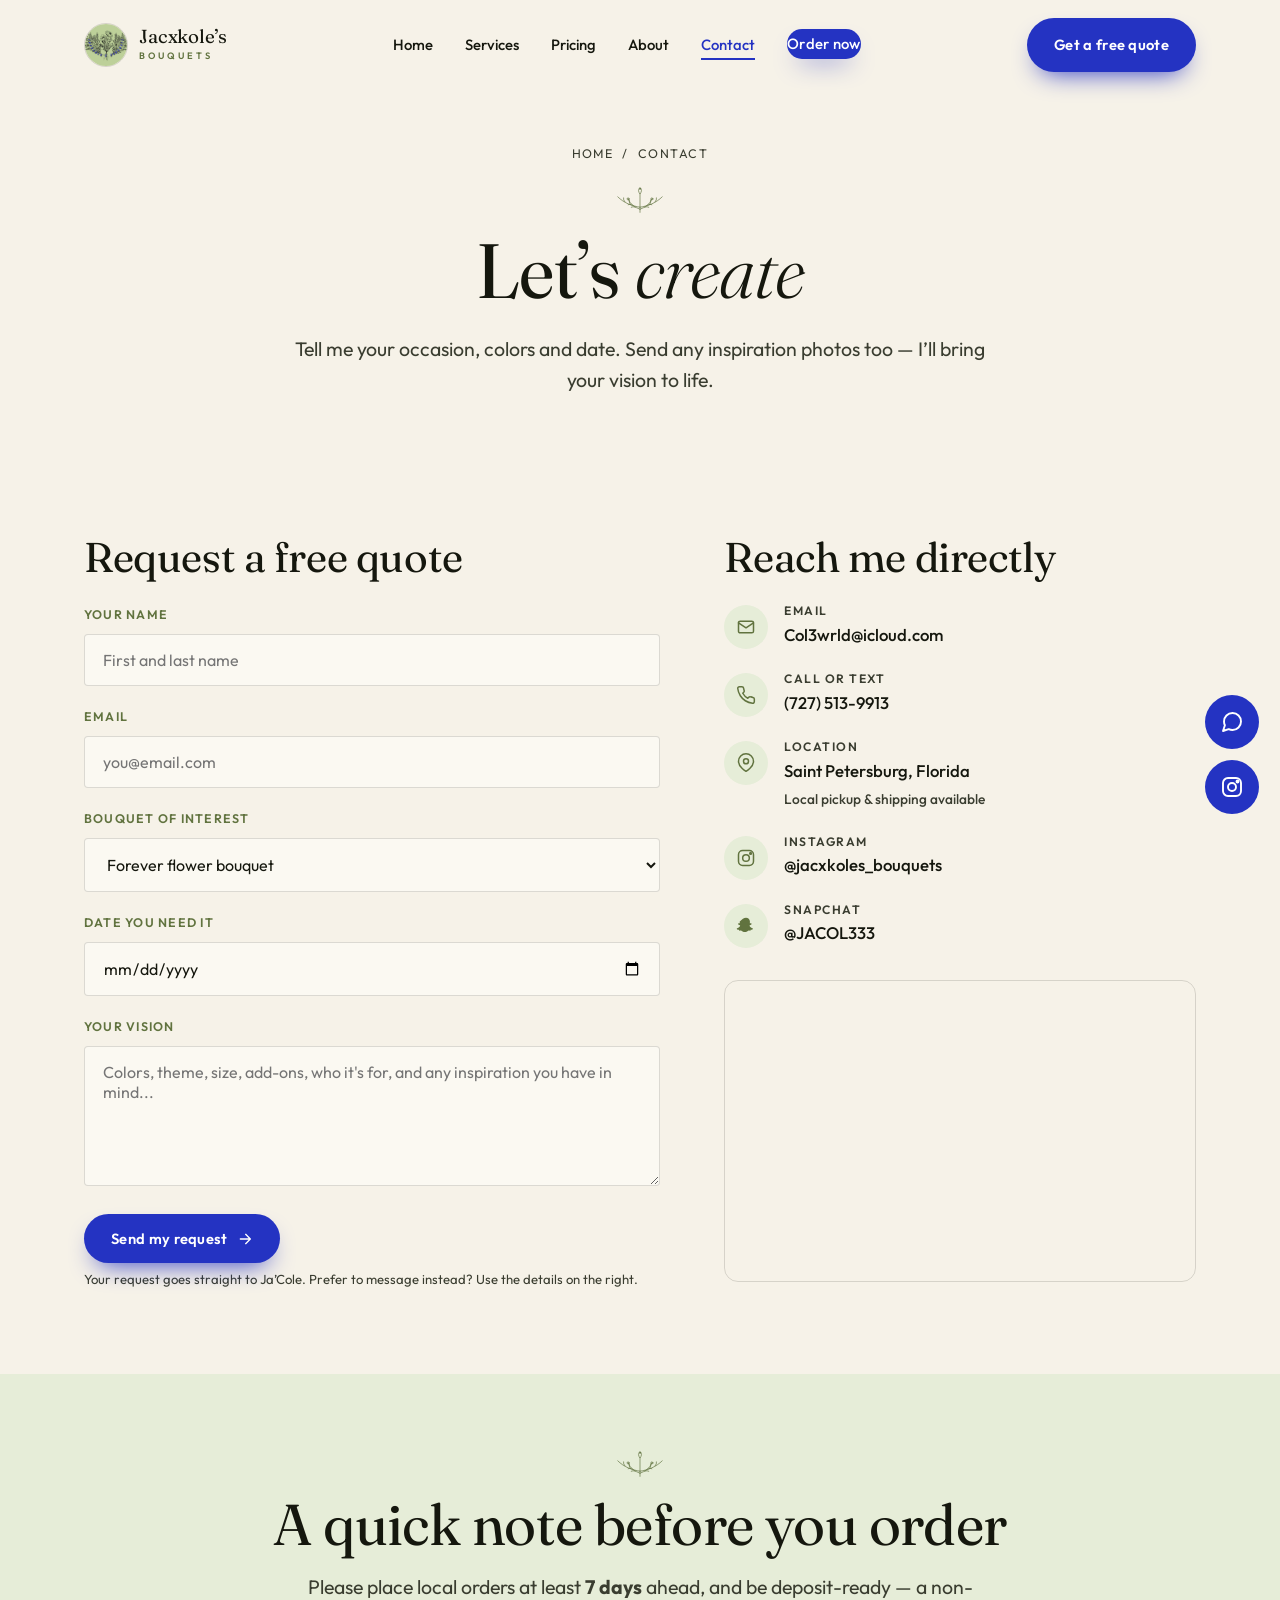
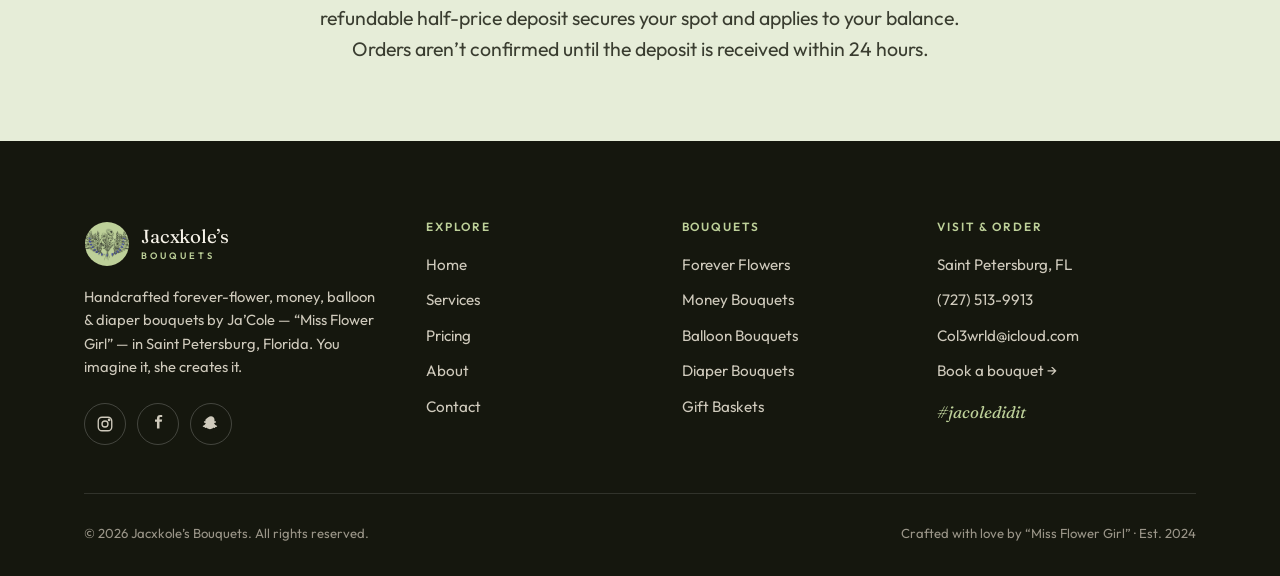
<file: contact.html>
<!DOCTYPE html>
<html lang="en">
<head>
<meta charset="UTF-8">
<meta name="viewport" content="width=device-width, initial-scale=1.0">
<title>Contact &amp; Order | Jacxkole's Bouquets, St. Petersburg FL</title>
<meta name="description" content="Order a custom bouquet or get a free quote from Jacxkole's Bouquets in Saint Petersburg, Florida. Call 727-513-9913, email Col3wrld@icloud.com, or send your inspiration photos.">
<meta name="keywords" content="bouquets St Petersburg FL, money bouquet, balloon bouquet, forever flowers, diaper bouquet, graduation bouquet, Jacxkole's Bouquets, custom bouquets Florida">
<meta name="author" content="Jacxkole's Bouquets">
<meta property="og:type" content="website">
<meta property="og:title" content="Contact &amp; Order | Jacxkole's Bouquets, St. Petersburg FL">
<meta property="og:description" content="Order a custom bouquet or get a free quote from Jacxkole's Bouquets in Saint Petersburg, Florida. Call 727-513-9913, email Col3wrld@icloud.com, or send your inspiration photos.">
<meta property="og:image" content="images/banner2.jpg">
<meta name="theme-color" content="#bdd099">
<link rel="icon" type="image/png" href="images/favicon.png">
<link rel="preconnect" href="https://fonts.googleapis.com">
<link rel="preconnect" href="https://fonts.gstatic.com" crossorigin>
<link href="https://fonts.googleapis.com/css2?family=Fraunces:ital,opsz,wght@0,9..144,300;0,9..144,400;0,9..144,500;1,9..144,300;1,9..144,400&family=Outfit:wght@400;500;600;700&display=swap" rel="stylesheet">
<link rel="stylesheet" href="css/style.css">

</head>
<body>

<!-- Page loader -->
<div class="loader" role="status" aria-label="Loading">
  <svg class="sprig" viewBox="0 0 120 52" fill="none" stroke="currentColor" stroke-width="1.3" stroke-linecap="round" stroke-linejoin="round" aria-hidden="true"><path d="M60 51V15"/><path d="M60 15q-6-6 0-12 6 6 0 12"/><circle cx="60" cy="5.4" r="1.3"/><path d="M60 45C49 41 41 35 37 25"/><path d="M45 37q-5-3-8-1M51 41q-5-2-8 0"/><circle cx="37" cy="25" r="2"/><path d="M60 45C71 41 79 35 83 25"/><path d="M75 37q5-3 8-1M69 41q5-2 8 0"/><circle cx="83" cy="25" r="2"/><path d="M60 41C45 39 29 33 17 21"/><path d="M31 31q-4-4-3-8M41 35q-3-4-2-8"/><path d="M60 41C75 39 91 33 103 21"/><path d="M89 31q4-4 3-8M79 35q3-4 2-8"/></svg>
  <span class="lname">Jacxkole&rsquo;s Bouquets</span>
</div>

<!-- Header / navigation -->
<header class="site-header">
  <nav class="nav" aria-label="Primary">
    <a class="brand" href="index.html" aria-label="Jacxkole's Bouquets home">
      <img src="images/logo.jpg" alt="Jacxkole's Bouquets logo">
      <span class="brand-name">Jacxkole&rsquo;s<small>Bouquets</small></span>
    </a>
    <ul class="nav-links" id="navLinks">
      <li><a href="index.html">Home</a></li>
      <li><a href="services.html">Services</a></li>
      <li><a href="pricing.html">Pricing</a></li>
      <li><a href="about.html">About</a></li>
      <li><a href="contact.html" aria-current="page">Contact</a></li>
      <li><a class="btn btn--primary" href="contact.html">Order now</a></li>
    </ul>
    <div class="nav-cta">
      <a class="btn btn--primary" href="contact.html">Get a free quote</a>
      <button class="nav-toggle" id="navToggle" aria-label="Open menu" aria-expanded="false" aria-controls="navLinks">
        <span></span><span></span><span></span>
      </button>
    </div>
  </nav>
</header>
<main>

<!-- PAGE HERO -->
<section class="page-hero">
  <div class="wrap">
    <p class="crumb reveal"><a href="index.html">Home</a> &nbsp;/&nbsp; Contact</p>
    <svg class="sprig reveal" viewBox="0 0 120 52" fill="none" stroke="currentColor" stroke-width="1.3" stroke-linecap="round" stroke-linejoin="round" aria-hidden="true"><path d="M60 51V15"/><path d="M60 15q-6-6 0-12 6 6 0 12"/><circle cx="60" cy="5.4" r="1.3"/><path d="M60 45C49 41 41 35 37 25"/><path d="M45 37q-5-3-8-1M51 41q-5-2-8 0"/><circle cx="37" cy="25" r="2"/><path d="M60 45C71 41 79 35 83 25"/><path d="M75 37q5-3 8-1M69 41q5-2 8 0"/><circle cx="83" cy="25" r="2"/><path d="M60 41C45 39 29 33 17 21"/><path d="M31 31q-4-4-3-8M41 35q-3-4-2-8"/><path d="M60 41C75 39 91 33 103 21"/><path d="M89 31q4-4 3-8M79 35q3-4 2-8"/></svg>
    <h1 class="display reveal" data-delay="1">Let&rsquo;s <em>create</em></h1>
    <p class="lead reveal" data-delay="2">Tell me your occasion, colors and date. Send any inspiration photos too &mdash; I&rsquo;ll bring your vision to life.</p>
  </div>
</section>

<!-- CONTACT GRID -->
<section class="section--tight section">
  <div class="wrap contact-grid">

    <!-- Form -->
    <div class="reveal">
      <h2 class="section-title" style="font-size:clamp(1.8rem,3.5vw,2.6rem);margin-bottom:1.6rem">Request a free quote</h2>
      <form id="quote-form" novalidate>
        <!-- ============================================================= -->
        <!--  ONE-TIME SETUP (takes ~30 seconds, no account needed):       -->
        <!--  1. Go to  https://web3forms.com                              -->
        <!--  2. Type your email  Col3wrld@icloud.com  and click Create.   -->
        <!--  3. Check that inbox for your Access Key and copy it.         -->
        <!--  4. Paste the key between the quotes below, replacing         -->
        <!--     YOUR_WEB3FORMS_KEY_HERE. Save the file. Done!             -->
        <!--  After that, every form submission is emailed straight to     -->
        <!--  Col3wrld@icloud.com automatically.                           -->
        <!-- ============================================================= -->
        <input type="hidden" name="access_key" value="9fdc86bb-e5c0-4861-94b8-b3341dc39abf">
        <input type="hidden" name="subject" value="New bouquet enquiry from your website">
        <input type="hidden" name="from_name" value="Jacxkole's Bouquets website">
        <!-- Honeypot: hidden anti-spam field, leave empty -->
        <input type="checkbox" name="botcheck" style="display:none" tabindex="-1" autocomplete="off" aria-hidden="true">
        <div class="field">
          <label for="f-name">Your name</label>
          <input id="f-name" name="name" type="text" autocomplete="name" placeholder="First and last name" required>
        </div>
        <div class="field">
          <label for="f-email">Email</label>
          <input id="f-email" name="email" type="email" autocomplete="email" placeholder="you@email.com" required>
        </div>
        <div class="field">
          <label for="f-type">Bouquet of interest</label>
          <select id="f-type" name="type">
            <option>Forever flower bouquet</option>
            <option>Money bouquet</option>
            <option>Balloon bouquet</option>
            <option>Diaper bouquet</option>
            <option>Fresh flower bouquet</option>
            <option>Burn bouquet</option>
            <option>Picture bouquet</option>
            <option>Stanley cup bouquet</option>
            <option>Custom gift basket</option>
            <option>Something else / not sure</option>
          </select>
        </div>
        <div class="field">
          <label for="f-date">Date you need it</label>
          <input id="f-date" name="event" type="date">
        </div>
        <div class="field">
          <label for="f-msg">Your vision</label>
          <textarea id="f-msg" name="message" placeholder="Colors, theme, size, add-ons, who it's for, and any inspiration you have in mind..."></textarea>
        </div>
        <button class="btn btn--primary" type="submit">Send my request
          <svg viewBox="0 0 24 24" fill="none" stroke="currentColor" stroke-width="2" stroke-linecap="round" stroke-linejoin="round"><path d="M5 12h14M13 5l7 7-7 7"/></svg>
        </button>
        <p class="form-note">Your request goes straight to Ja&rsquo;Cole. Prefer to message instead? Use the details on the right.</p>
        <p class="form-note form-status" role="status" aria-live="polite"></p>
      </form>
    </div>

    <!-- Info -->
    <div class="reveal" data-delay="1">
      <h2 class="section-title" style="font-size:clamp(1.8rem,3.5vw,2.6rem);margin-bottom:1.6rem">Reach me directly</h2>
      <div class="info-list">
        <div class="info-item">
          <span class="ic"><svg viewBox="0 0 24 24" fill="none" stroke="currentColor" stroke-width="1.8" stroke-linecap="round" stroke-linejoin="round"><rect x="3" y="5" width="18" height="14" rx="2"/><path d="m3 7 9 6 9-6"/></svg></span>
          <div><h4>Email</h4><a href="mailto:Col3wrld@icloud.com">Col3wrld@icloud.com</a></div>
        </div>
        <div class="info-item">
          <span class="ic"><svg viewBox="0 0 24 24" fill="none" stroke="currentColor" stroke-width="1.8" stroke-linecap="round" stroke-linejoin="round"><path d="M22 16.9v3a2 2 0 0 1-2.2 2 19.8 19.8 0 0 1-8.6-3 19.5 19.5 0 0 1-6-6 19.8 19.8 0 0 1-3.1-8.7A2 2 0 0 1 4.1 2h3a2 2 0 0 1 2 1.7c.1 1 .4 1.9.7 2.8a2 2 0 0 1-.5 2.1L8.1 9.9a16 16 0 0 0 6 6l1.3-1.3a2 2 0 0 1 2.1-.4c.9.3 1.8.6 2.8.7a2 2 0 0 1 1.7 2z"/></svg></span>
          <div><h4>Call or text</h4><a href="tel:+17275139913">(727) 513-9913</a></div>
        </div>
        <div class="info-item">
          <span class="ic"><svg viewBox="0 0 24 24" fill="none" stroke="currentColor" stroke-width="1.8" stroke-linecap="round" stroke-linejoin="round"><path d="M21 10c0 7-9 12-9 12s-9-5-9-12a9 9 0 0 1 18 0z"/><circle cx="12" cy="10" r="3"/></svg></span>
          <div><h4>Location</h4><p>Saint Petersburg, Florida<br><span style="font-size:.86rem;color:var(--ink-soft)">Local pickup &amp; shipping available</span></p></div>
        </div>
        <div class="info-item">
          <span class="ic"><svg viewBox="0 0 24 24" fill="none" stroke="currentColor" stroke-width="1.8" stroke-linecap="round" stroke-linejoin="round"><rect x="3" y="3" width="18" height="18" rx="5"/><circle cx="12" cy="12" r="4"/><circle cx="17.5" cy="6.5" r="1"/></svg></span>
          <div><h4>Instagram</h4><a href="https://www.instagram.com/jacxkoles_bouquets" target="_blank" rel="noopener">@jacxkoles_bouquets</a></div>
        </div>
        <div class="info-item">
          <span class="ic"><svg viewBox="0 0 24 24" fill="currentColor"><path d="M12 2c2.6 0 4.6 2 4.7 4.6 0 .7 0 1.4-.1 2 .3.2.7.2 1 .1.6-.2 1.3.5 1 1.2-.2.5-.9.7-1.4.9-.4.1-.9.3-1 .7-.1.5.5 1.1 1 1.6.7.7 1.6 1.2 2.6 1.5.4.1.6.5.4.9-.4.9-2 1-2.6 1.1-.1.2-.1.5-.2.8-.1.3-.4.4-.7.3-.6-.1-1.3-.3-2-.1-.7.2-1.2.8-2 1.2-.6.3-1.3.5-2.1.5s-1.5-.2-2.1-.5c-.8-.4-1.3-1-2-1.2-.7-.2-1.4 0-2 .1-.3.1-.6 0-.7-.3-.1-.3-.1-.6-.2-.8-.6-.1-2.2-.2-2.6-1.1-.2-.4 0-.8.4-.9 1-.3 1.9-.8 2.6-1.5.5-.5 1.1-1.1 1-1.6-.1-.4-.6-.6-1-.7-.5-.2-1.2-.4-1.4-.9-.3-.7.4-1.4 1-1.2.3.1.7.1 1-.1-.1-.6-.1-1.3-.1-2C7.4 4 9.4 2 12 2z"/></svg></span>
          <div><h4>Snapchat</h4><a href="https://www.snapchat.com/add/JACOL333" target="_blank" rel="noopener">@JACOL333</a></div>
        </div>
      </div>

      <div class="map-embed">
        <iframe title="Map of Saint Petersburg, Florida" loading="lazy" referrerpolicy="no-referrer-when-downgrade" src="https://www.google.com/maps?q=Saint%20Petersburg%2C%20Florida&output=embed"></iframe>
      </div>
    </div>
  </div>
</section>

<!-- ORDER REMINDER -->
<section class="section--tight section bg-sage center">
  <div class="wrap">
    <svg class="sprig reveal" viewBox="0 0 120 52" fill="none" stroke="currentColor" stroke-width="1.3" stroke-linecap="round" stroke-linejoin="round" aria-hidden="true"><path d="M60 51V15"/><path d="M60 15q-6-6 0-12 6 6 0 12"/><circle cx="60" cy="5.4" r="1.3"/><path d="M60 45C49 41 41 35 37 25"/><path d="M45 37q-5-3-8-1M51 41q-5-2-8 0"/><circle cx="37" cy="25" r="2"/><path d="M60 45C71 41 79 35 83 25"/><path d="M75 37q5-3 8-1M69 41q5-2 8 0"/><circle cx="83" cy="25" r="2"/><path d="M60 41C45 39 29 33 17 21"/><path d="M31 31q-4-4-3-8M41 35q-3-4-2-8"/><path d="M60 41C75 39 91 33 103 21"/><path d="M89 31q4-4 3-8M79 35q3-4 2-8"/></svg>
    <h2 class="section-title reveal" data-delay="1">A quick note before you order</h2>
    <p class="lead center reveal" data-delay="2" style="margin-top:1rem">Please place local orders at least <strong>7 days</strong> ahead, and be deposit-ready &mdash; a non-refundable half-price deposit secures your spot and applies to your balance. Orders aren&rsquo;t confirmed until the deposit is received within 24 hours.</p>
  </div>
</section>

</main>

<!-- Floating quick contact -->
<div class="quick-contact">
  <a href="sms:+17275139913" aria-label="Text Jacxkole's Bouquets" title="Text us">
    <svg viewBox="0 0 24 24" fill="none" stroke="currentColor" stroke-width="1.9" stroke-linecap="round" stroke-linejoin="round"><path d="M21 11.5a8.38 8.38 0 0 1-8.5 8.5 8.5 8.5 0 0 1-3.8-.9L3 21l1.9-5.7A8.38 8.38 0 0 1 4 11.5 8.5 8.5 0 0 1 12.5 3 8.38 8.38 0 0 1 21 11.5z"/></svg>
  </a>
  <a href="https://www.instagram.com/jacxkoles_bouquets" target="_blank" rel="noopener" aria-label="Instagram" title="Instagram">
    <svg viewBox="0 0 24 24" fill="none" stroke="currentColor" stroke-width="1.9" stroke-linecap="round" stroke-linejoin="round"><rect x="3" y="3" width="18" height="18" rx="5"/><circle cx="12" cy="12" r="4"/><circle cx="17.5" cy="6.5" r="1"/></svg>
  </a>
  <button class="to-top" aria-label="Back to top" onclick="window.scrollTo({top:0,behavior:'smooth'})">
    <svg viewBox="0 0 24 24" fill="none" stroke="currentColor" stroke-width="2" stroke-linecap="round" stroke-linejoin="round"><path d="M12 19V5M5 12l7-7 7 7"/></svg>
  </button>
</div>

<!-- Footer -->
<footer class="site-footer">
  <div class="wrap">
    <div class="footer-top">
      <div class="footer-brand">
        <a class="brand" href="index.html" aria-label="Jacxkole's Bouquets home" style="gap:.7rem">
          <img src="images/logo.jpg" alt="" style="width:46px;height:46px;border-radius:50%;object-fit:cover">
          <span class="brand-name">Jacxkole&rsquo;s<small style="color:#bdd099">Bouquets</small></span>
        </a>
        <p>Handcrafted forever-flower, money, balloon &amp; diaper bouquets by Ja&rsquo;Cole &mdash; &ldquo;Miss Flower Girl&rdquo; &mdash; in Saint Petersburg, Florida. You imagine it, she creates it.</p>
        <div class="socials" style="margin-top:1.5rem">
          <a href="https://www.instagram.com/jacxkoles_bouquets" target="_blank" rel="noopener" aria-label="Instagram">
            <svg viewBox="0 0 24 24" fill="none" stroke="currentColor" stroke-width="1.8" stroke-linecap="round" stroke-linejoin="round"><rect x="3" y="3" width="18" height="18" rx="5"/><circle cx="12" cy="12" r="4"/><circle cx="17.5" cy="6.5" r="1"/></svg>
          </a>
          <a href="https://www.facebook.com/profile.php?id=100094762502685" target="_blank" rel="noopener" aria-label="Facebook">
            <svg viewBox="0 0 24 24" fill="currentColor"><path d="M14 9h3l.5-3H14V4.2c0-.9.3-1.5 1.6-1.5H17.6V.1C17.2.1 16.1 0 14.9 0 12.3 0 10.6 1.6 10.6 4.5V6H8v3h2.6v9H14V9z"/></svg>
          </a>
          <a href="https://www.snapchat.com/add/JACOL333" target="_blank" rel="noopener" aria-label="Snapchat">
            <svg viewBox="0 0 24 24" fill="currentColor"><path d="M12 1.6c2.6 0 4.6 2 4.7 4.6 0 .7 0 1.4-.1 2 .3.2.7.2 1 .1.6-.2 1.3.5 1 1.2-.2.5-.9.7-1.4.9-.4.1-.9.3-1 .7-.1.5.5 1.1 1 1.6.7.7 1.6 1.2 2.6 1.5.4.1.6.5.4.9-.4.9-2 1-2.6 1.1-.1.2-.1.5-.2.8-.1.3-.4.4-.7.3-.6-.1-1.3-.3-2-.1-.7.2-1.2.8-2 1.2-.6.3-1.3.5-2.1.5s-1.5-.2-2.1-.5c-.8-.4-1.3-1-2-1.2-.7-.2-1.4 0-2 .1-.3.1-.6 0-.7-.3-.1-.3-.1-.6-.2-.8-.6-.1-2.2-.2-2.6-1.1-.2-.4 0-.8.4-.9 1-.3 1.9-.8 2.6-1.5.5-.5 1.1-1.1 1-1.6-.1-.4-.6-.6-1-.7-.5-.2-1.2-.4-1.4-.9-.3-.7.4-1.4 1-1.2.3.1.7.1 1-.1-.1-.6-.1-1.3-.1-2C7.4 3.6 9.4 1.6 12 1.6z"/></svg>
          </a>
        </div>
      </div>
      <div class="footer-col">
        <h4>Explore</h4>
        <a href="index.html">Home</a>
        <a href="services.html">Services</a>
        <a href="pricing.html">Pricing</a>
        <a href="about.html">About</a>
        <a href="contact.html">Contact</a>
      </div>
      <div class="footer-col">
        <h4>Bouquets</h4>
        <a href="services.html">Forever Flowers</a>
        <a href="services.html">Money Bouquets</a>
        <a href="services.html">Balloon Bouquets</a>
        <a href="services.html">Diaper Bouquets</a>
        <a href="services.html">Gift Baskets</a>
      </div>
      <div class="footer-col">
        <h4>Visit &amp; Order</h4>
        <a href="https://maps.google.com/?q=Saint+Petersburg,+Florida" target="_blank" rel="noopener">Saint Petersburg, FL</a>
        <a href="tel:+17275139913">(727) 513-9913</a>
        <a href="mailto:Col3wrld@icloud.com">Col3wrld@icloud.com</a>
        <a href="contact.html">Book a bouquet &rarr;</a>
        <p style="font-family:var(--display);font-style:italic;color:#bdd099;margin-top:1rem;font-size:1.05rem">#jacoledidit</p>
      </div>
    </div>
    <div class="footer-bottom">
      <span>&copy; <span data-year>2025</span> Jacxkole&rsquo;s Bouquets. All rights reserved.</span>
      <span>Crafted with love by &ldquo;Miss Flower Girl&rdquo; &middot; Est. 2024</span>
    </div>
  </div>
</footer>

<script src="js/script.js"></script>
</body>
</html>
</file>
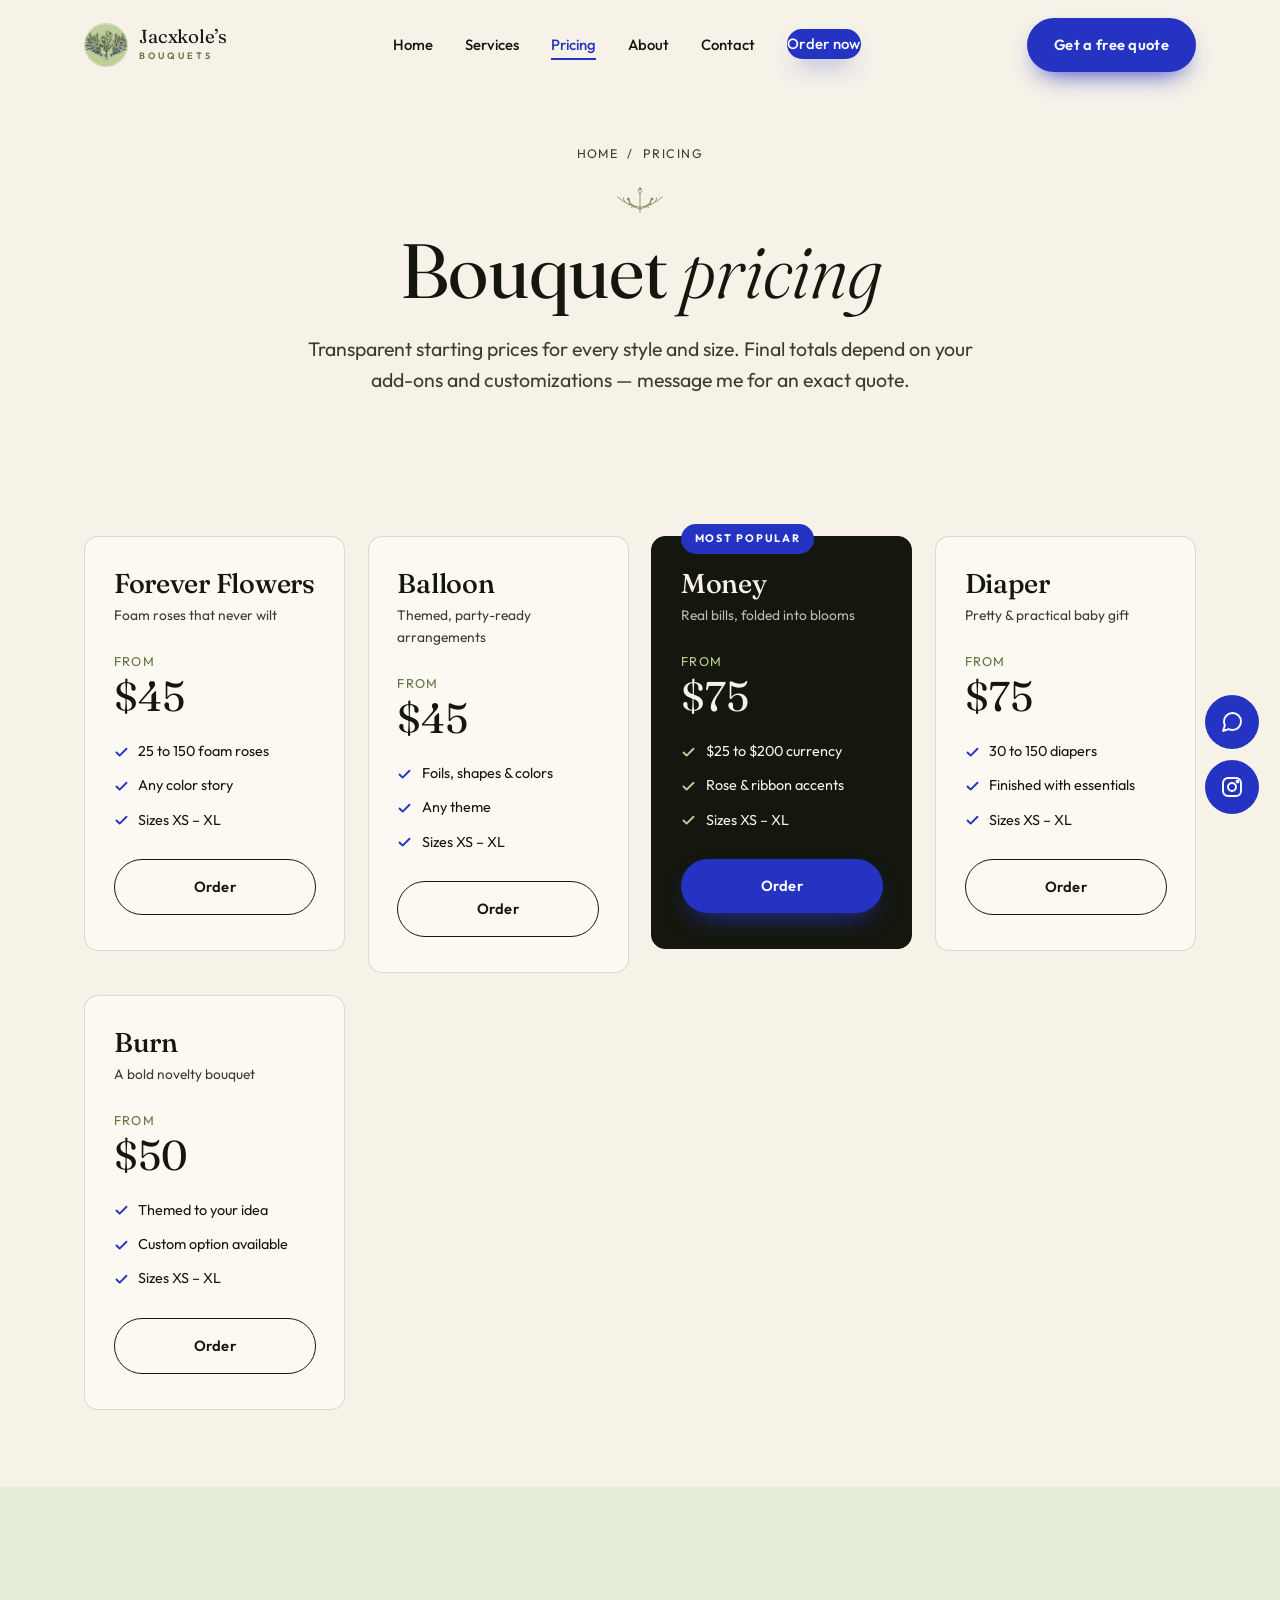
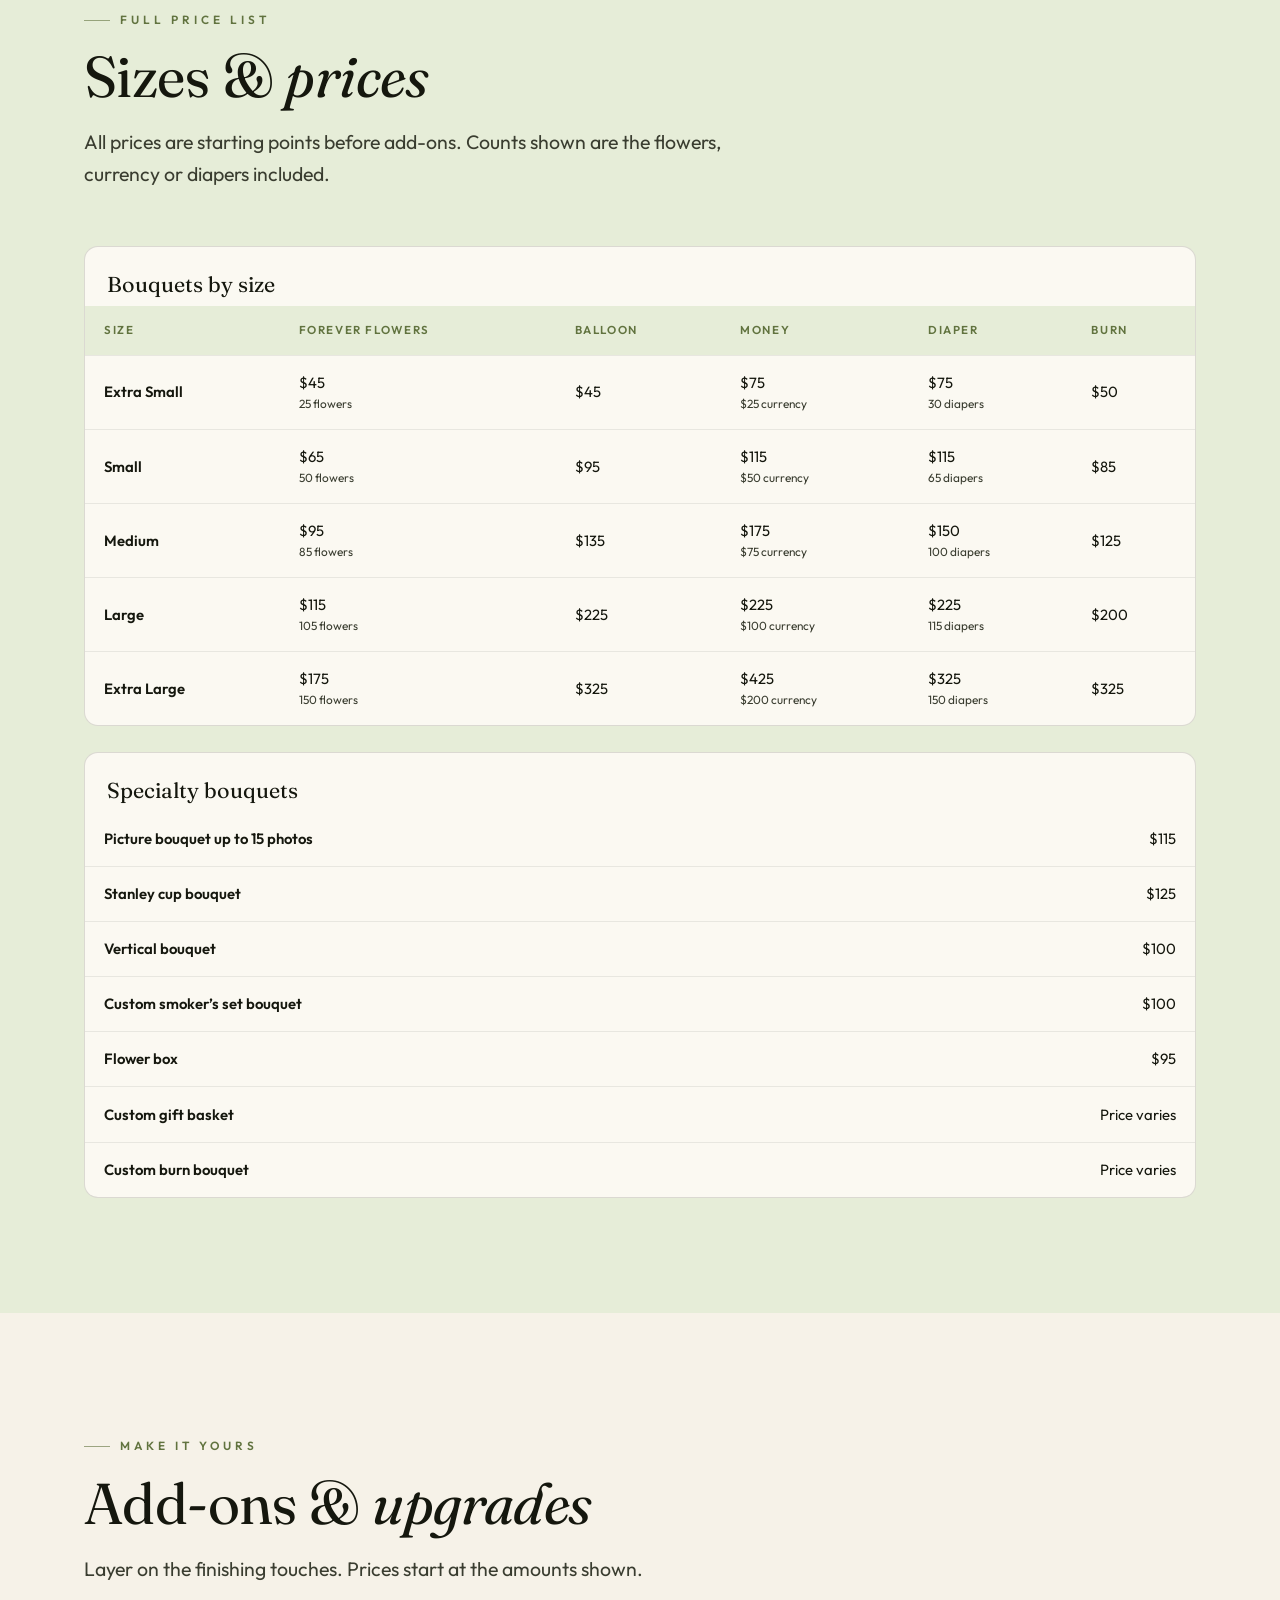
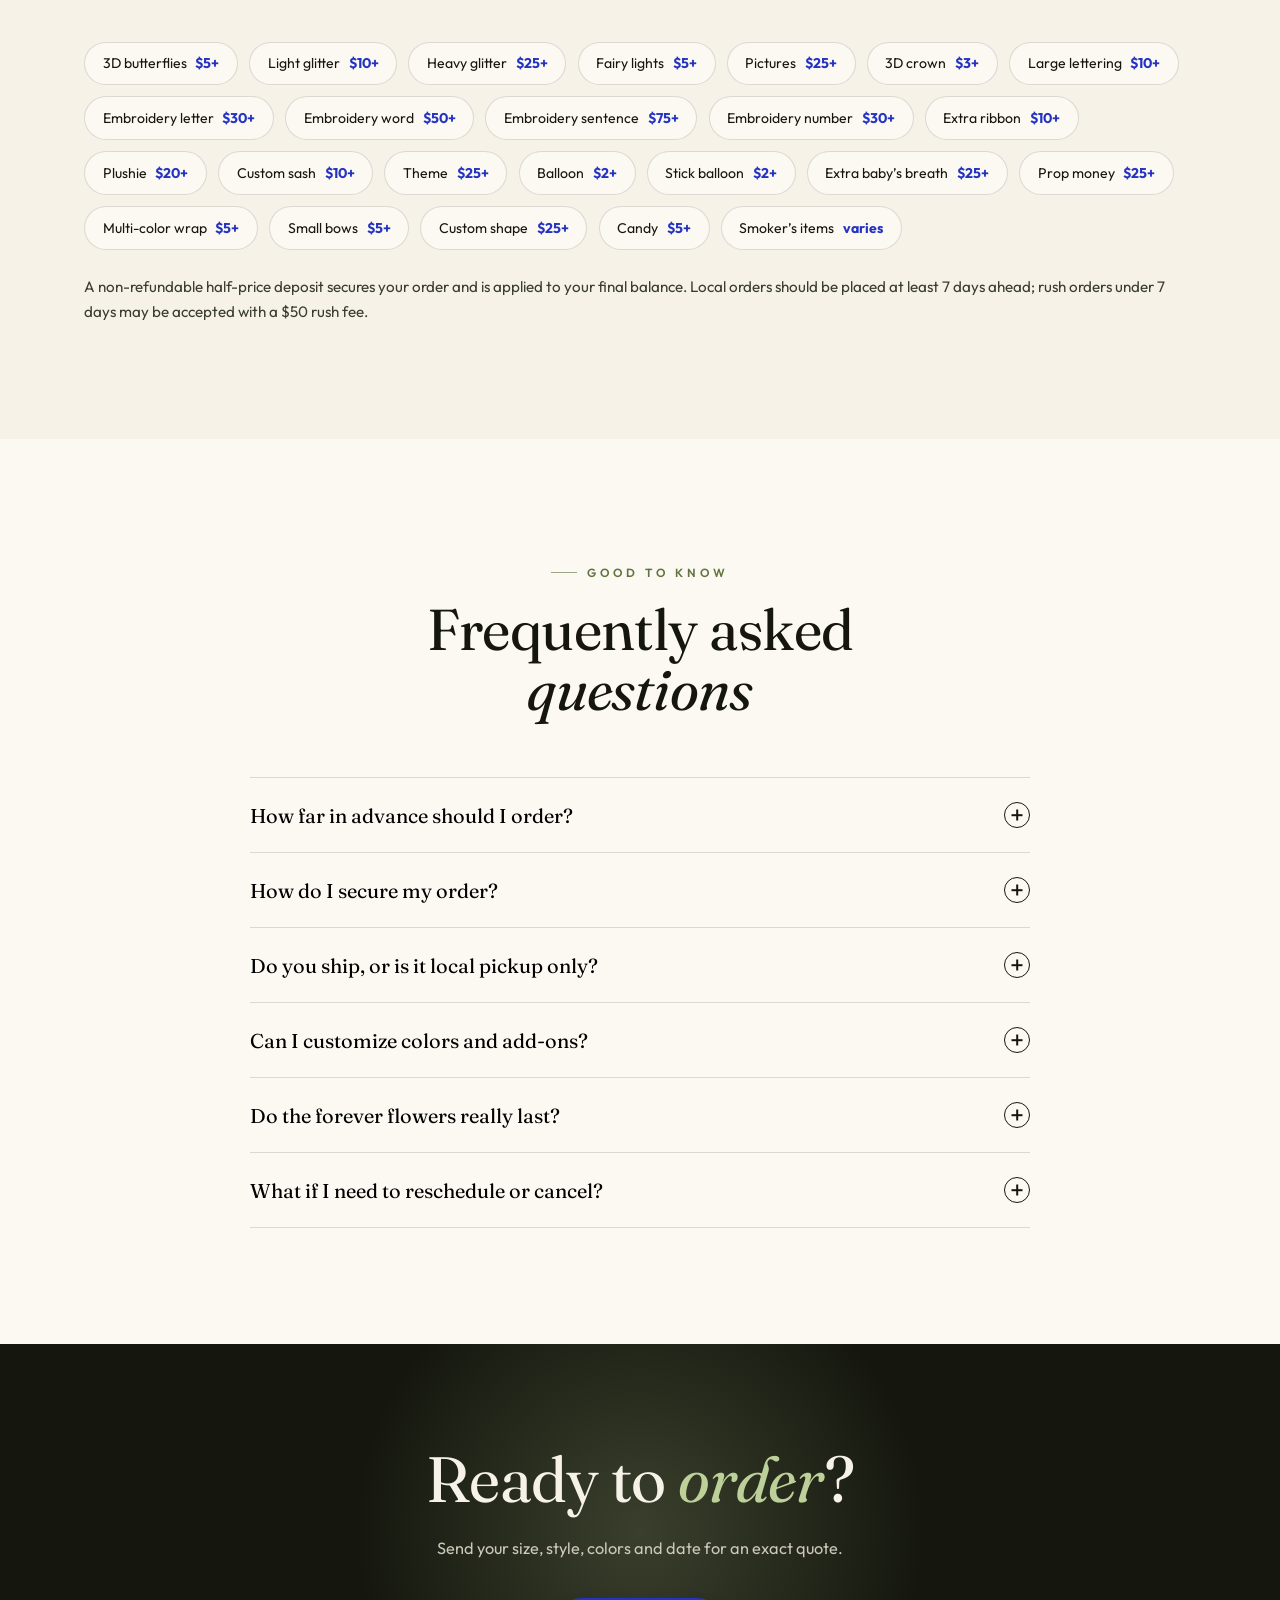
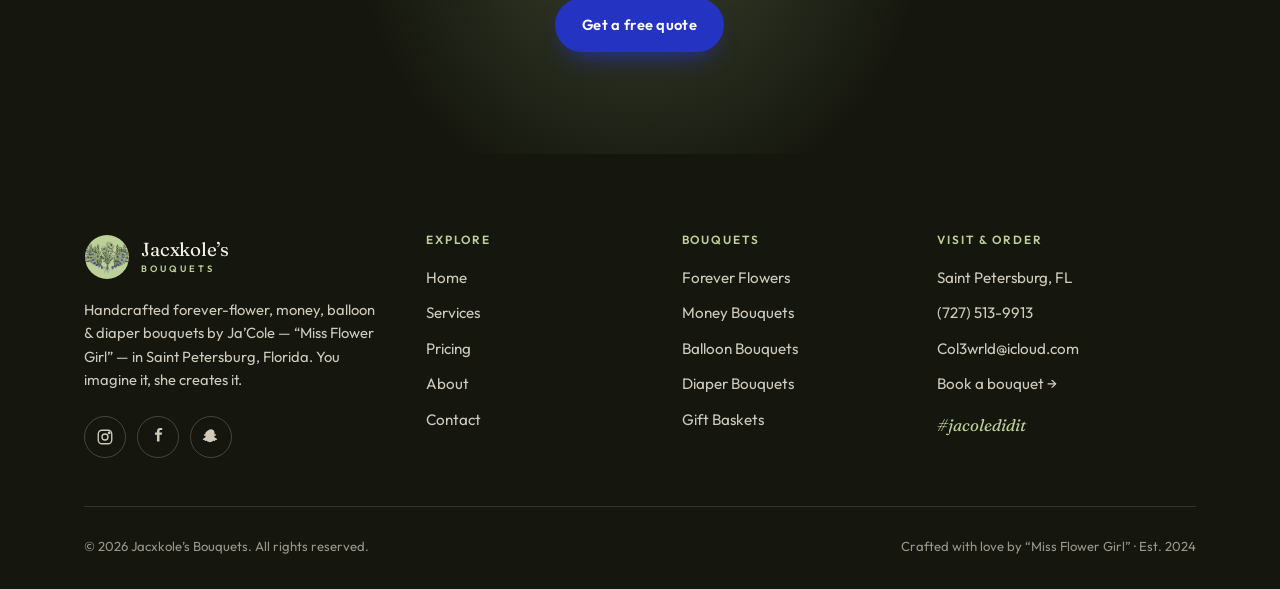
<file: pricing.html>
<!DOCTYPE html>
<html lang="en">
<head>
<meta charset="UTF-8">
<meta name="viewport" content="width=device-width, initial-scale=1.0">
<title>Pricing &amp; Packages | Jacxkole's Bouquets, St. Petersburg FL</title>
<meta name="description" content="See sizes and pricing for forever flower, money, balloon, diaper and burn bouquets plus specialty pieces and add-ons. A half-price deposit secures your custom order.">
<meta name="keywords" content="bouquets St Petersburg FL, money bouquet, balloon bouquet, forever flowers, diaper bouquet, graduation bouquet, Jacxkole's Bouquets, custom bouquets Florida">
<meta name="author" content="Jacxkole's Bouquets">
<meta property="og:type" content="website">
<meta property="og:title" content="Pricing &amp; Packages | Jacxkole's Bouquets, St. Petersburg FL">
<meta property="og:description" content="See sizes and pricing for forever flower, money, balloon, diaper and burn bouquets plus specialty pieces and add-ons. A half-price deposit secures your custom order.">
<meta property="og:image" content="images/banner2.jpg">
<meta name="theme-color" content="#bdd099">
<link rel="icon" type="image/png" href="images/favicon.png">
<link rel="preconnect" href="https://fonts.googleapis.com">
<link rel="preconnect" href="https://fonts.gstatic.com" crossorigin>
<link href="https://fonts.googleapis.com/css2?family=Fraunces:ital,opsz,wght@0,9..144,300;0,9..144,400;0,9..144,500;1,9..144,300;1,9..144,400&family=Outfit:wght@400;500;600;700&display=swap" rel="stylesheet">
<link rel="stylesheet" href="css/style.css">

</head>
<body>

<!-- Page loader -->
<div class="loader" role="status" aria-label="Loading">
  <svg class="sprig" viewBox="0 0 120 52" fill="none" stroke="currentColor" stroke-width="1.3" stroke-linecap="round" stroke-linejoin="round" aria-hidden="true"><path d="M60 51V15"/><path d="M60 15q-6-6 0-12 6 6 0 12"/><circle cx="60" cy="5.4" r="1.3"/><path d="M60 45C49 41 41 35 37 25"/><path d="M45 37q-5-3-8-1M51 41q-5-2-8 0"/><circle cx="37" cy="25" r="2"/><path d="M60 45C71 41 79 35 83 25"/><path d="M75 37q5-3 8-1M69 41q5-2 8 0"/><circle cx="83" cy="25" r="2"/><path d="M60 41C45 39 29 33 17 21"/><path d="M31 31q-4-4-3-8M41 35q-3-4-2-8"/><path d="M60 41C75 39 91 33 103 21"/><path d="M89 31q4-4 3-8M79 35q3-4 2-8"/></svg>
  <span class="lname">Jacxkole&rsquo;s Bouquets</span>
</div>

<!-- Header / navigation -->
<header class="site-header">
  <nav class="nav" aria-label="Primary">
    <a class="brand" href="index.html" aria-label="Jacxkole's Bouquets home">
      <img src="images/logo.jpg" alt="Jacxkole's Bouquets logo">
      <span class="brand-name">Jacxkole&rsquo;s<small>Bouquets</small></span>
    </a>
    <ul class="nav-links" id="navLinks">
      <li><a href="index.html">Home</a></li>
      <li><a href="services.html">Services</a></li>
      <li><a href="pricing.html" aria-current="page">Pricing</a></li>
      <li><a href="about.html">About</a></li>
      <li><a href="contact.html">Contact</a></li>
      <li><a class="btn btn--primary" href="contact.html">Order now</a></li>
    </ul>
    <div class="nav-cta">
      <a class="btn btn--primary" href="contact.html">Get a free quote</a>
      <button class="nav-toggle" id="navToggle" aria-label="Open menu" aria-expanded="false" aria-controls="navLinks">
        <span></span><span></span><span></span>
      </button>
    </div>
  </nav>
</header>
<main>

<!-- PAGE HERO -->
<section class="page-hero">
  <div class="wrap">
    <p class="crumb reveal"><a href="index.html">Home</a> &nbsp;/&nbsp; Pricing</p>
    <svg class="sprig reveal" viewBox="0 0 120 52" fill="none" stroke="currentColor" stroke-width="1.3" stroke-linecap="round" stroke-linejoin="round" aria-hidden="true"><path d="M60 51V15"/><path d="M60 15q-6-6 0-12 6 6 0 12"/><circle cx="60" cy="5.4" r="1.3"/><path d="M60 45C49 41 41 35 37 25"/><path d="M45 37q-5-3-8-1M51 41q-5-2-8 0"/><circle cx="37" cy="25" r="2"/><path d="M60 45C71 41 79 35 83 25"/><path d="M75 37q5-3 8-1M69 41q5-2 8 0"/><circle cx="83" cy="25" r="2"/><path d="M60 41C45 39 29 33 17 21"/><path d="M31 31q-4-4-3-8M41 35q-3-4-2-8"/><path d="M60 41C75 39 91 33 103 21"/><path d="M89 31q4-4 3-8M79 35q3-4 2-8"/></svg>
    <h1 class="display reveal" data-delay="1">Bouquet <em>pricing</em></h1>
    <p class="lead reveal" data-delay="2">Transparent starting prices for every style and size. Final totals depend on your add-ons and customizations &mdash; message me for an exact quote.</p>
  </div>
</section>

<!-- TIER CARDS -->
<section class="section--tight section">
  <div class="wrap">
    <div class="tier-cards">
      <article class="tier reveal">
        <h3 class="tier-name">Forever Flowers</h3>
        <p class="tier-sub">Foam roses that never wilt</p>
        <span class="tier-from">From</span>
        <div class="tier-price">$45</div>
        <ul>
          <li><svg viewBox="0 0 24 24" fill="none" stroke="currentColor" stroke-width="3" stroke-linecap="round" stroke-linejoin="round"><path d="M20 6 9 17l-5-5"/></svg> 25 to 150 foam roses</li>
          <li><svg viewBox="0 0 24 24" fill="none" stroke="currentColor" stroke-width="3" stroke-linecap="round" stroke-linejoin="round"><path d="M20 6 9 17l-5-5"/></svg> Any color story</li>
          <li><svg viewBox="0 0 24 24" fill="none" stroke="currentColor" stroke-width="3" stroke-linecap="round" stroke-linejoin="round"><path d="M20 6 9 17l-5-5"/></svg> Sizes XS &ndash; XL</li>
        </ul>
        <a class="btn btn--ghost" href="contact.html">Order</a>
      </article>
      <article class="tier reveal" data-delay="1">
        <h3 class="tier-name">Balloon</h3>
        <p class="tier-sub">Themed, party-ready arrangements</p>
        <span class="tier-from">From</span>
        <div class="tier-price">$45</div>
        <ul>
          <li><svg viewBox="0 0 24 24" fill="none" stroke="currentColor" stroke-width="3" stroke-linecap="round" stroke-linejoin="round"><path d="M20 6 9 17l-5-5"/></svg> Foils, shapes &amp; colors</li>
          <li><svg viewBox="0 0 24 24" fill="none" stroke="currentColor" stroke-width="3" stroke-linecap="round" stroke-linejoin="round"><path d="M20 6 9 17l-5-5"/></svg> Any theme</li>
          <li><svg viewBox="0 0 24 24" fill="none" stroke="currentColor" stroke-width="3" stroke-linecap="round" stroke-linejoin="round"><path d="M20 6 9 17l-5-5"/></svg> Sizes XS &ndash; XL</li>
        </ul>
        <a class="btn btn--ghost" href="contact.html">Order</a>
      </article>
      <article class="tier featured reveal" data-delay="2">
        <span class="badge">Most popular</span>
        <h3 class="tier-name">Money</h3>
        <p class="tier-sub">Real bills, folded into blooms</p>
        <span class="tier-from">From</span>
        <div class="tier-price">$75</div>
        <ul>
          <li><svg viewBox="0 0 24 24" fill="none" stroke="currentColor" stroke-width="3" stroke-linecap="round" stroke-linejoin="round"><path d="M20 6 9 17l-5-5"/></svg> $25 to $200 currency</li>
          <li><svg viewBox="0 0 24 24" fill="none" stroke="currentColor" stroke-width="3" stroke-linecap="round" stroke-linejoin="round"><path d="M20 6 9 17l-5-5"/></svg> Rose &amp; ribbon accents</li>
          <li><svg viewBox="0 0 24 24" fill="none" stroke="currentColor" stroke-width="3" stroke-linecap="round" stroke-linejoin="round"><path d="M20 6 9 17l-5-5"/></svg> Sizes XS &ndash; XL</li>
        </ul>
        <a class="btn btn--primary" href="contact.html">Order</a>
      </article>
      <article class="tier reveal" data-delay="3">
        <h3 class="tier-name">Diaper</h3>
        <p class="tier-sub">Pretty &amp; practical baby gift</p>
        <span class="tier-from">From</span>
        <div class="tier-price">$75</div>
        <ul>
          <li><svg viewBox="0 0 24 24" fill="none" stroke="currentColor" stroke-width="3" stroke-linecap="round" stroke-linejoin="round"><path d="M20 6 9 17l-5-5"/></svg> 30 to 150 diapers</li>
          <li><svg viewBox="0 0 24 24" fill="none" stroke="currentColor" stroke-width="3" stroke-linecap="round" stroke-linejoin="round"><path d="M20 6 9 17l-5-5"/></svg> Finished with essentials</li>
          <li><svg viewBox="0 0 24 24" fill="none" stroke="currentColor" stroke-width="3" stroke-linecap="round" stroke-linejoin="round"><path d="M20 6 9 17l-5-5"/></svg> Sizes XS &ndash; XL</li>
        </ul>
        <a class="btn btn--ghost" href="contact.html">Order</a>
      </article>
      <article class="tier reveal" data-delay="4">
        <h3 class="tier-name">Burn</h3>
        <p class="tier-sub">A bold novelty bouquet</p>
        <span class="tier-from">From</span>
        <div class="tier-price">$50</div>
        <ul>
          <li><svg viewBox="0 0 24 24" fill="none" stroke="currentColor" stroke-width="3" stroke-linecap="round" stroke-linejoin="round"><path d="M20 6 9 17l-5-5"/></svg> Themed to your idea</li>
          <li><svg viewBox="0 0 24 24" fill="none" stroke="currentColor" stroke-width="3" stroke-linecap="round" stroke-linejoin="round"><path d="M20 6 9 17l-5-5"/></svg> Custom option available</li>
          <li><svg viewBox="0 0 24 24" fill="none" stroke="currentColor" stroke-width="3" stroke-linecap="round" stroke-linejoin="round"><path d="M20 6 9 17l-5-5"/></svg> Sizes XS &ndash; XL</li>
        </ul>
        <a class="btn btn--ghost" href="contact.html">Order</a>
      </article>
    </div>
  </div>
</section>

<!-- FULL PRICE MATRIX -->
<section class="section bg-sage">
  <div class="wrap">
    <div class="head reveal">
      <span class="eyebrow">Full price list</span>
      <h2 class="section-title">Sizes &amp; <em>prices</em></h2>
      <p class="lead">All prices are starting points before add-ons. Counts shown are the flowers, currency or diapers included.</p>
    </div>
    <div class="price-table-wrap reveal">
      <table class="price">
        <caption>Bouquets by size</caption>
        <thead>
          <tr><th scope="col">Size</th><th scope="col">Forever Flowers</th><th scope="col">Balloon</th><th scope="col">Money</th><th scope="col">Diaper</th><th scope="col">Burn</th></tr>
        </thead>
        <tbody>
          <tr><th scope="row">Extra Small</th><td>$45<span class="ct">25 flowers</span></td><td>$45</td><td>$75<span class="ct">$25 currency</span></td><td>$75<span class="ct">30 diapers</span></td><td>$50</td></tr>
          <tr><th scope="row">Small</th><td>$65<span class="ct">50 flowers</span></td><td>$95</td><td>$115<span class="ct">$50 currency</span></td><td>$115<span class="ct">65 diapers</span></td><td>$85</td></tr>
          <tr><th scope="row">Medium</th><td>$95<span class="ct">85 flowers</span></td><td>$135</td><td>$175<span class="ct">$75 currency</span></td><td>$150<span class="ct">100 diapers</span></td><td>$125</td></tr>
          <tr><th scope="row">Large</th><td>$115<span class="ct">105 flowers</span></td><td>$225</td><td>$225<span class="ct">$100 currency</span></td><td>$225<span class="ct">115 diapers</span></td><td>$200</td></tr>
          <tr><th scope="row">Extra Large</th><td>$175<span class="ct">150 flowers</span></td><td>$325</td><td>$425<span class="ct">$200 currency</span></td><td>$325<span class="ct">150 diapers</span></td><td>$325</td></tr>
        </tbody>
      </table>
    </div>

    <div class="price-table-wrap reveal" style="margin-top:1.6rem">
      <table class="price">
        <caption>Specialty bouquets</caption>
        <tbody>
          <tr><th scope="row">Picture bouquet <span class="ct">up to 15 photos</span></th><td style="text-align:right">$115</td></tr>
          <tr><th scope="row">Stanley cup bouquet</th><td style="text-align:right">$125</td></tr>
          <tr><th scope="row">Vertical bouquet</th><td style="text-align:right">$100</td></tr>
          <tr><th scope="row">Custom smoker&rsquo;s set bouquet</th><td style="text-align:right">$100</td></tr>
          <tr><th scope="row">Flower box</th><td style="text-align:right">$95</td></tr>
          <tr><th scope="row">Custom gift basket</th><td style="text-align:right">Price varies</td></tr>
          <tr><th scope="row">Custom burn bouquet</th><td style="text-align:right">Price varies</td></tr>
        </tbody>
      </table>
    </div>
  </div>
</section>

<!-- ADD-ONS -->
<section class="section">
  <div class="wrap">
    <div class="head reveal">
      <span class="eyebrow">Make it yours</span>
      <h2 class="section-title">Add-ons &amp; <em>upgrades</em></h2>
      <p class="lead">Layer on the finishing touches. Prices start at the amounts shown.</p>
    </div>
    <div class="addons reveal">
      <span class="chip">3D butterflies <b>$5+</b></span>
      <span class="chip">Light glitter <b>$10+</b></span>
      <span class="chip">Heavy glitter <b>$25+</b></span>
      <span class="chip">Fairy lights <b>$5+</b></span>
      <span class="chip">Pictures <b>$25+</b></span>
      <span class="chip">3D crown <b>$3+</b></span>
      <span class="chip">Large lettering <b>$10+</b></span>
      <span class="chip">Embroidery letter <b>$30+</b></span>
      <span class="chip">Embroidery word <b>$50+</b></span>
      <span class="chip">Embroidery sentence <b>$75+</b></span>
      <span class="chip">Embroidery number <b>$30+</b></span>
      <span class="chip">Extra ribbon <b>$10+</b></span>
      <span class="chip">Plushie <b>$20+</b></span>
      <span class="chip">Custom sash <b>$10+</b></span>
      <span class="chip">Theme <b>$25+</b></span>
      <span class="chip">Balloon <b>$2+</b></span>
      <span class="chip">Stick balloon <b>$2+</b></span>
      <span class="chip">Extra baby&rsquo;s breath <b>$25+</b></span>
      <span class="chip">Prop money <b>$25+</b></span>
      <span class="chip">Multi-color wrap <b>$5+</b></span>
      <span class="chip">Small bows <b>$5+</b></span>
      <span class="chip">Custom shape <b>$25+</b></span>
      <span class="chip">Candy <b>$5+</b></span>
      <span class="chip">Smoker&rsquo;s items <b>varies</b></span>
    </div>
    <p class="form-note reveal" style="margin-top:1.6rem;font-size:.95rem">A non-refundable half-price deposit secures your order and is applied to your final balance. Local orders should be placed at least 7 days ahead; rush orders under 7 days may be accepted with a $50 rush fee.</p>
  </div>
</section>

<!-- FAQ -->
<section class="section bg-paper2">
  <div class="wrap">
    <div class="head center reveal">
      <span class="eyebrow">Good to know</span>
      <h2 class="section-title">Frequently asked <em>questions</em></h2>
    </div>
    <div class="faq reveal">
      <div class="faq-item">
        <button class="faq-q" aria-expanded="false">How far in advance should I order?<span class="ic" aria-hidden="true"></span></button>
        <div class="faq-a"><p>Please place all local orders at least 7 days before your due date so I can accommodate your needs as much as possible. Rush orders under 7 days may be accepted if I can fit them in or make a substitution &mdash; a $50 rush fee applies and is added to your deposit.</p></div>
      </div>
      <div class="faq-item">
        <button class="faq-q" aria-expanded="false">How do I secure my order?<span class="ic" aria-hidden="true"></span></button>
        <div class="faq-a"><p>A non-refundable half-price deposit is required to secure your order, and it&rsquo;s applied toward your final balance. Please be deposit-ready when you order &mdash; if the deposit isn&rsquo;t confirmed within 24 hours, the order may be canceled.</p></div>
      </div>
      <div class="faq-item">
        <button class="faq-q" aria-expanded="false">Do you ship, or is it local pickup only?<span class="ic" aria-hidden="true"></span></button>
        <div class="faq-a"><p>Both! I&rsquo;m based in Saint Petersburg, Florida for local pickup, and I ship long-distance and global orders. A shipping fee is added and timing varies depending on your location.</p></div>
      </div>
      <div class="faq-item">
        <button class="faq-q" aria-expanded="false">Can I customize colors and add-ons?<span class="ic" aria-hidden="true"></span></button>
        <div class="faq-a"><p>Absolutely &mdash; that&rsquo;s the fun part. Send any inspiration photos, reference styles or ideas you love so I can fully understand your vision and personalize your bouquet exactly to your preference. Browse the add-ons above to make it yours.</p></div>
      </div>
      <div class="faq-item">
        <button class="faq-q" aria-expanded="false">Do the forever flowers really last?<span class="ic" aria-hidden="true"></span></button>
        <div class="faq-a"><p>Yes. Forever foam-rose bouquets hold their beauty for years, not days &mdash; a keepsake you&rsquo;ll have long after the occasion.</p></div>
      </div>
      <div class="faq-item">
        <button class="faq-q" aria-expanded="false">What if I need to reschedule or cancel?<span class="ic" aria-hidden="true"></span></button>
        <div class="faq-a"><p>Please notify me in advance if you need to change your receiving date or cancel. That lets me manage my schedule and supplies efficiently and accommodate other valued customers.</p></div>
      </div>
    </div>
  </div>
</section>

<!-- CTA -->
<section class="cta-band">
  <span class="glow"></span>
  <div class="wrap">
    <h2 class="reveal">Ready to <em>order</em>?</h2>
    <p class="reveal" data-delay="1">Send your size, style, colors and date for an exact quote.</p>
    <div class="btn-row reveal" data-delay="2" style="justify-content:center">
      <a class="btn btn--primary" href="contact.html">Get a free quote</a>
    </div>
  </div>
</section>

</main>

<!-- Floating quick contact -->
<div class="quick-contact">
  <a href="sms:+17275139913" aria-label="Text Jacxkole's Bouquets" title="Text us">
    <svg viewBox="0 0 24 24" fill="none" stroke="currentColor" stroke-width="1.9" stroke-linecap="round" stroke-linejoin="round"><path d="M21 11.5a8.38 8.38 0 0 1-8.5 8.5 8.5 8.5 0 0 1-3.8-.9L3 21l1.9-5.7A8.38 8.38 0 0 1 4 11.5 8.5 8.5 0 0 1 12.5 3 8.38 8.38 0 0 1 21 11.5z"/></svg>
  </a>
  <a href="https://www.instagram.com/jacxkoles_bouquets" target="_blank" rel="noopener" aria-label="Instagram" title="Instagram">
    <svg viewBox="0 0 24 24" fill="none" stroke="currentColor" stroke-width="1.9" stroke-linecap="round" stroke-linejoin="round"><rect x="3" y="3" width="18" height="18" rx="5"/><circle cx="12" cy="12" r="4"/><circle cx="17.5" cy="6.5" r="1"/></svg>
  </a>
  <button class="to-top" aria-label="Back to top" onclick="window.scrollTo({top:0,behavior:'smooth'})">
    <svg viewBox="0 0 24 24" fill="none" stroke="currentColor" stroke-width="2" stroke-linecap="round" stroke-linejoin="round"><path d="M12 19V5M5 12l7-7 7 7"/></svg>
  </button>
</div>

<!-- Footer -->
<footer class="site-footer">
  <div class="wrap">
    <div class="footer-top">
      <div class="footer-brand">
        <a class="brand" href="index.html" aria-label="Jacxkole's Bouquets home" style="gap:.7rem">
          <img src="images/logo.jpg" alt="" style="width:46px;height:46px;border-radius:50%;object-fit:cover">
          <span class="brand-name">Jacxkole&rsquo;s<small style="color:#bdd099">Bouquets</small></span>
        </a>
        <p>Handcrafted forever-flower, money, balloon &amp; diaper bouquets by Ja&rsquo;Cole &mdash; &ldquo;Miss Flower Girl&rdquo; &mdash; in Saint Petersburg, Florida. You imagine it, she creates it.</p>
        <div class="socials" style="margin-top:1.5rem">
          <a href="https://www.instagram.com/jacxkoles_bouquets" target="_blank" rel="noopener" aria-label="Instagram">
            <svg viewBox="0 0 24 24" fill="none" stroke="currentColor" stroke-width="1.8" stroke-linecap="round" stroke-linejoin="round"><rect x="3" y="3" width="18" height="18" rx="5"/><circle cx="12" cy="12" r="4"/><circle cx="17.5" cy="6.5" r="1"/></svg>
          </a>
          <a href="https://www.facebook.com/profile.php?id=100094762502685" target="_blank" rel="noopener" aria-label="Facebook">
            <svg viewBox="0 0 24 24" fill="currentColor"><path d="M14 9h3l.5-3H14V4.2c0-.9.3-1.5 1.6-1.5H17.6V.1C17.2.1 16.1 0 14.9 0 12.3 0 10.6 1.6 10.6 4.5V6H8v3h2.6v9H14V9z"/></svg>
          </a>
          <a href="https://www.snapchat.com/add/JACOL333" target="_blank" rel="noopener" aria-label="Snapchat">
            <svg viewBox="0 0 24 24" fill="currentColor"><path d="M12 1.6c2.6 0 4.6 2 4.7 4.6 0 .7 0 1.4-.1 2 .3.2.7.2 1 .1.6-.2 1.3.5 1 1.2-.2.5-.9.7-1.4.9-.4.1-.9.3-1 .7-.1.5.5 1.1 1 1.6.7.7 1.6 1.2 2.6 1.5.4.1.6.5.4.9-.4.9-2 1-2.6 1.1-.1.2-.1.5-.2.8-.1.3-.4.4-.7.3-.6-.1-1.3-.3-2-.1-.7.2-1.2.8-2 1.2-.6.3-1.3.5-2.1.5s-1.5-.2-2.1-.5c-.8-.4-1.3-1-2-1.2-.7-.2-1.4 0-2 .1-.3.1-.6 0-.7-.3-.1-.3-.1-.6-.2-.8-.6-.1-2.2-.2-2.6-1.1-.2-.4 0-.8.4-.9 1-.3 1.9-.8 2.6-1.5.5-.5 1.1-1.1 1-1.6-.1-.4-.6-.6-1-.7-.5-.2-1.2-.4-1.4-.9-.3-.7.4-1.4 1-1.2.3.1.7.1 1-.1-.1-.6-.1-1.3-.1-2C7.4 3.6 9.4 1.6 12 1.6z"/></svg>
          </a>
        </div>
      </div>
      <div class="footer-col">
        <h4>Explore</h4>
        <a href="index.html">Home</a>
        <a href="services.html">Services</a>
        <a href="pricing.html">Pricing</a>
        <a href="about.html">About</a>
        <a href="contact.html">Contact</a>
      </div>
      <div class="footer-col">
        <h4>Bouquets</h4>
        <a href="services.html">Forever Flowers</a>
        <a href="services.html">Money Bouquets</a>
        <a href="services.html">Balloon Bouquets</a>
        <a href="services.html">Diaper Bouquets</a>
        <a href="services.html">Gift Baskets</a>
      </div>
      <div class="footer-col">
        <h4>Visit &amp; Order</h4>
        <a href="https://maps.google.com/?q=Saint+Petersburg,+Florida" target="_blank" rel="noopener">Saint Petersburg, FL</a>
        <a href="tel:+17275139913">(727) 513-9913</a>
        <a href="mailto:Col3wrld@icloud.com">Col3wrld@icloud.com</a>
        <a href="contact.html">Book a bouquet &rarr;</a>
        <p style="font-family:var(--display);font-style:italic;color:#bdd099;margin-top:1rem;font-size:1.05rem">#jacoledidit</p>
      </div>
    </div>
    <div class="footer-bottom">
      <span>&copy; <span data-year>2025</span> Jacxkole&rsquo;s Bouquets. All rights reserved.</span>
      <span>Crafted with love by &ldquo;Miss Flower Girl&rdquo; &middot; Est. 2024</span>
    </div>
  </div>
</footer>

<script src="js/script.js"></script>
</body>
</html>
</file>
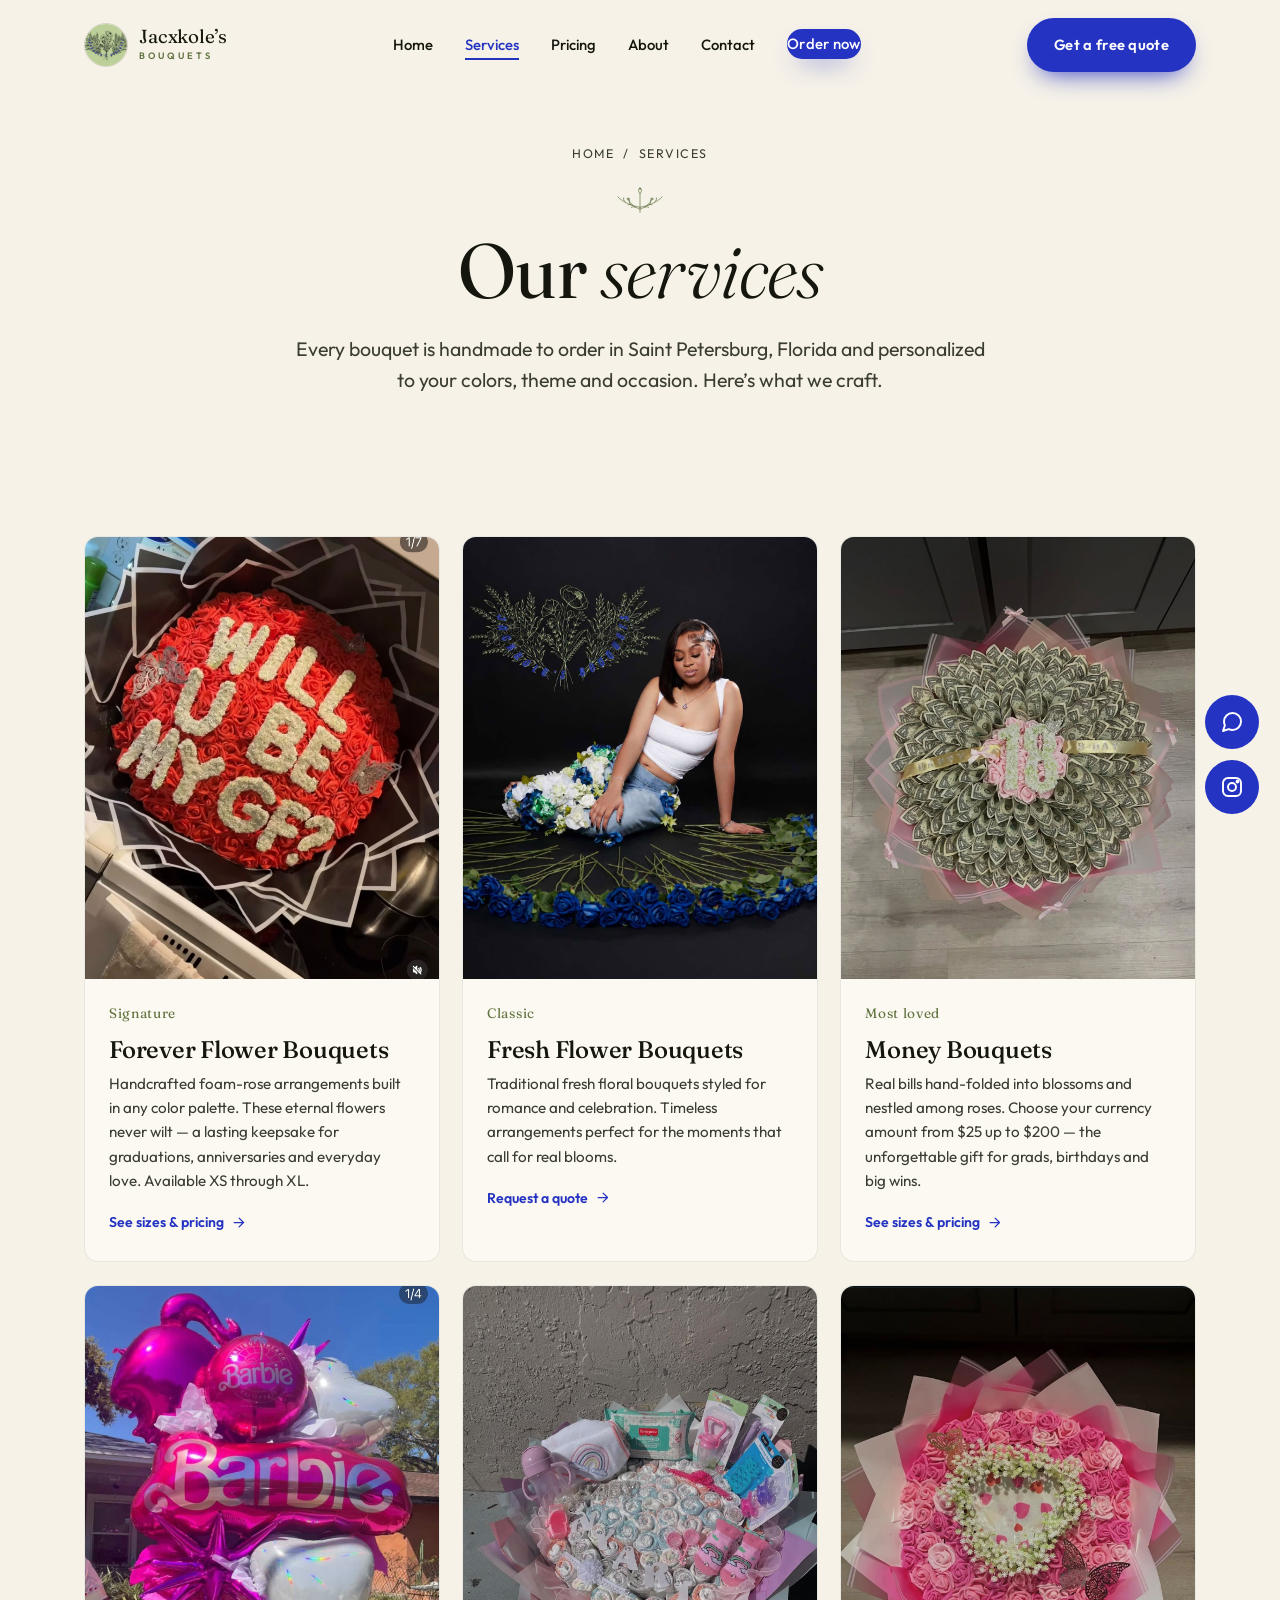
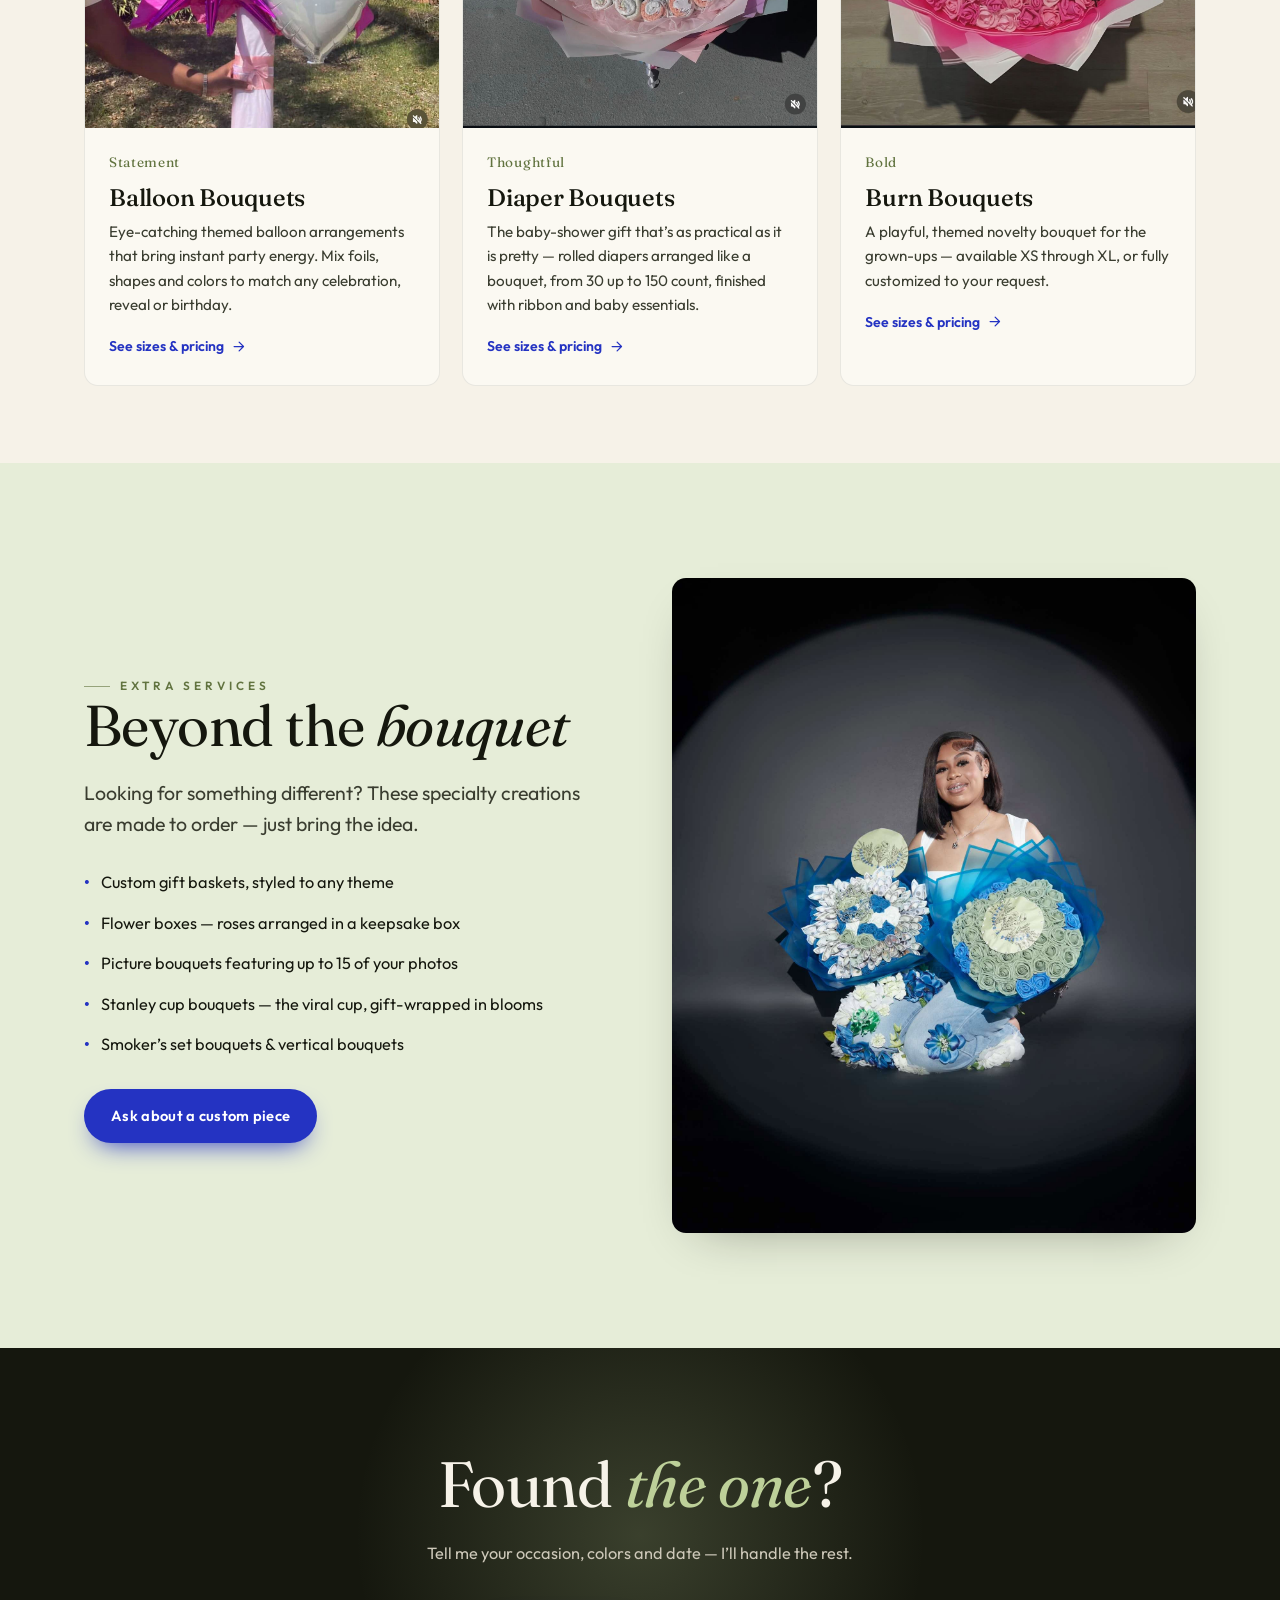
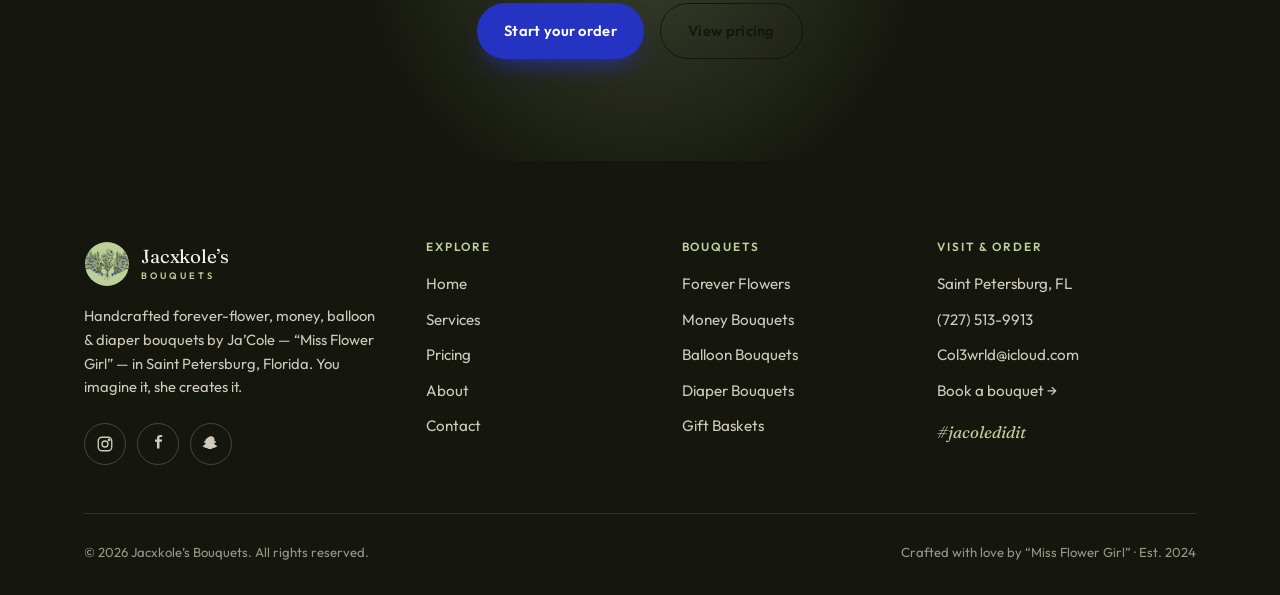
<file: services.html>
<!DOCTYPE html>
<html lang="en">
<head>
<meta charset="UTF-8">
<meta name="viewport" content="width=device-width, initial-scale=1.0">
<title>Our Bouquets &amp; Services | Jacxkole's Bouquets, St. Petersburg FL</title>
<meta name="description" content="Explore handcrafted forever flowers, fresh flowers, money bouquets, balloon bouquets, diaper bouquets, burn bouquets, gift baskets and more from Jacxkole's Bouquets in Saint Petersburg, Florida.">
<meta name="keywords" content="bouquets St Petersburg FL, money bouquet, balloon bouquet, forever flowers, diaper bouquet, graduation bouquet, Jacxkole's Bouquets, custom bouquets Florida">
<meta name="author" content="Jacxkole's Bouquets">
<meta property="og:type" content="website">
<meta property="og:title" content="Our Bouquets &amp; Services | Jacxkole's Bouquets, St. Petersburg FL">
<meta property="og:description" content="Explore handcrafted forever flowers, fresh flowers, money bouquets, balloon bouquets, diaper bouquets, burn bouquets, gift baskets and more from Jacxkole's Bouquets in Saint Petersburg, Florida.">
<meta property="og:image" content="images/banner2.jpg">
<meta name="theme-color" content="#bdd099">
<link rel="icon" type="image/png" href="images/favicon.png">
<link rel="preconnect" href="https://fonts.googleapis.com">
<link rel="preconnect" href="https://fonts.gstatic.com" crossorigin>
<link href="https://fonts.googleapis.com/css2?family=Fraunces:ital,opsz,wght@0,9..144,300;0,9..144,400;0,9..144,500;1,9..144,300;1,9..144,400&family=Outfit:wght@400;500;600;700&display=swap" rel="stylesheet">
<link rel="stylesheet" href="css/style.css">

</head>
<body>

<!-- Page loader -->
<div class="loader" role="status" aria-label="Loading">
  <svg class="sprig" viewBox="0 0 120 52" fill="none" stroke="currentColor" stroke-width="1.3" stroke-linecap="round" stroke-linejoin="round" aria-hidden="true"><path d="M60 51V15"/><path d="M60 15q-6-6 0-12 6 6 0 12"/><circle cx="60" cy="5.4" r="1.3"/><path d="M60 45C49 41 41 35 37 25"/><path d="M45 37q-5-3-8-1M51 41q-5-2-8 0"/><circle cx="37" cy="25" r="2"/><path d="M60 45C71 41 79 35 83 25"/><path d="M75 37q5-3 8-1M69 41q5-2 8 0"/><circle cx="83" cy="25" r="2"/><path d="M60 41C45 39 29 33 17 21"/><path d="M31 31q-4-4-3-8M41 35q-3-4-2-8"/><path d="M60 41C75 39 91 33 103 21"/><path d="M89 31q4-4 3-8M79 35q3-4 2-8"/></svg>
  <span class="lname">Jacxkole&rsquo;s Bouquets</span>
</div>

<!-- Header / navigation -->
<header class="site-header">
  <nav class="nav" aria-label="Primary">
    <a class="brand" href="index.html" aria-label="Jacxkole's Bouquets home">
      <img src="images/logo.jpg" alt="Jacxkole's Bouquets logo">
      <span class="brand-name">Jacxkole&rsquo;s<small>Bouquets</small></span>
    </a>
    <ul class="nav-links" id="navLinks">
      <li><a href="index.html">Home</a></li>
      <li><a href="services.html" aria-current="page">Services</a></li>
      <li><a href="pricing.html">Pricing</a></li>
      <li><a href="about.html">About</a></li>
      <li><a href="contact.html">Contact</a></li>
      <li><a class="btn btn--primary" href="contact.html">Order now</a></li>
    </ul>
    <div class="nav-cta">
      <a class="btn btn--primary" href="contact.html">Get a free quote</a>
      <button class="nav-toggle" id="navToggle" aria-label="Open menu" aria-expanded="false" aria-controls="navLinks">
        <span></span><span></span><span></span>
      </button>
    </div>
  </nav>
</header>
<main>

<!-- PAGE HERO -->
<section class="page-hero">
  <div class="wrap">
    <p class="crumb reveal"><a href="index.html">Home</a> &nbsp;/&nbsp; Services</p>
    <svg class="sprig reveal" viewBox="0 0 120 52" fill="none" stroke="currentColor" stroke-width="1.3" stroke-linecap="round" stroke-linejoin="round" aria-hidden="true"><path d="M60 51V15"/><path d="M60 15q-6-6 0-12 6 6 0 12"/><circle cx="60" cy="5.4" r="1.3"/><path d="M60 45C49 41 41 35 37 25"/><path d="M45 37q-5-3-8-1M51 41q-5-2-8 0"/><circle cx="37" cy="25" r="2"/><path d="M60 45C71 41 79 35 83 25"/><path d="M75 37q5-3 8-1M69 41q5-2 8 0"/><circle cx="83" cy="25" r="2"/><path d="M60 41C45 39 29 33 17 21"/><path d="M31 31q-4-4-3-8M41 35q-3-4-2-8"/><path d="M60 41C75 39 91 33 103 21"/><path d="M89 31q4-4 3-8M79 35q3-4 2-8"/></svg>
    <h1 class="display reveal" data-delay="1">Our <em>services</em></h1>
    <p class="lead reveal" data-delay="2">Every bouquet is handmade to order in Saint Petersburg, Florida and personalized to your colors, theme and occasion. Here&rsquo;s what we craft.</p>
  </div>
</section>

<!-- CORE SERVICES -->
<section class="section--tight section">
  <div class="wrap">
    <div class="cards">
      <article class="card reveal">
        <div class="card-media"><img src="images/forever_bouquets.jpg" alt="Forever foam-rose bouquet of red roses spelling a custom message with butterfly accents"></div>
        <div class="card-body">
          <span class="card-index">Signature</span>
          <h3>Forever Flower Bouquets</h3>
          <p>Handcrafted foam-rose arrangements built in any color palette. These eternal flowers never wilt &mdash; a lasting keepsake for graduations, anniversaries and everyday love. Available XS through XL.</p>
          <a class="card-link" href="pricing.html">See sizes &amp; pricing <svg viewBox="0 0 24 24" fill="none" stroke="currentColor" stroke-width="2" stroke-linecap="round" stroke-linejoin="round"><path d="M5 12h14M13 5l7 7-7 7"/></svg></a>
        </div>
      </article>
      <article class="card reveal" data-delay="1">
        <div class="card-media"><img src="images/business_pictures2.jpg" alt="Fresh-style floral bouquet arrangement"></div>
        <div class="card-body">
          <span class="card-index">Classic</span>
          <h3>Fresh Flower Bouquets</h3>
          <p>Traditional fresh floral bouquets styled for romance and celebration. Timeless arrangements perfect for the moments that call for real blooms.</p>
          <a class="card-link" href="contact.html">Request a quote <svg viewBox="0 0 24 24" fill="none" stroke="currentColor" stroke-width="2" stroke-linecap="round" stroke-linejoin="round"><path d="M5 12h14M13 5l7 7-7 7"/></svg></a>
        </div>
      </article>
      <article class="card reveal" data-delay="2">
        <div class="card-media"><img src="images/money_bouquets.jpg" alt="Money bouquet of folded dollar bills with a birthday ribbon"></div>
        <div class="card-body">
          <span class="card-index">Most loved</span>
          <h3>Money Bouquets</h3>
          <p>Real bills hand-folded into blossoms and nestled among roses. Choose your currency amount from $25 up to $200 &mdash; the unforgettable gift for grads, birthdays and big wins.</p>
          <a class="card-link" href="pricing.html">See sizes &amp; pricing <svg viewBox="0 0 24 24" fill="none" stroke="currentColor" stroke-width="2" stroke-linecap="round" stroke-linejoin="round"><path d="M5 12h14M13 5l7 7-7 7"/></svg></a>
        </div>
      </article>
      <article class="card reveal" data-delay="3">
        <div class="card-media"><img src="images/ballon_bouquets.jpg" alt="Pink Barbie-themed foil balloon bouquet"></div>
        <div class="card-body">
          <span class="card-index">Statement</span>
          <h3>Balloon Bouquets</h3>
          <p>Eye-catching themed balloon arrangements that bring instant party energy. Mix foils, shapes and colors to match any celebration, reveal or birthday.</p>
          <a class="card-link" href="pricing.html">See sizes &amp; pricing <svg viewBox="0 0 24 24" fill="none" stroke="currentColor" stroke-width="2" stroke-linecap="round" stroke-linejoin="round"><path d="M5 12h14M13 5l7 7-7 7"/></svg></a>
        </div>
      </article>
      <article class="card reveal">
        <div class="card-media"><img src="images/diaper_bouquets.jpg" alt="Diaper bouquet with baby essentials and rolled diapers"></div>
        <div class="card-body">
          <span class="card-index">Thoughtful</span>
          <h3>Diaper Bouquets</h3>
          <p>The baby-shower gift that&rsquo;s as practical as it is pretty &mdash; rolled diapers arranged like a bouquet, from 30 up to 150 count, finished with ribbon and baby essentials.</p>
          <a class="card-link" href="pricing.html">See sizes &amp; pricing <svg viewBox="0 0 24 24" fill="none" stroke="currentColor" stroke-width="2" stroke-linecap="round" stroke-linejoin="round"><path d="M5 12h14M13 5l7 7-7 7"/></svg></a>
        </div>
      </article>
      <article class="card reveal" data-delay="1">
        <div class="card-media"><img src="images/burn_bouquets.jpg" alt="Burn bouquet of pink foam roses with a baby’s breath heart and butterfly accents"></div>
        <div class="card-body">
          <span class="card-index">Bold</span>
          <h3>Burn Bouquets</h3>
          <p>A playful, themed novelty bouquet for the grown-ups &mdash; available XS through XL, or fully customized to your request.</p>
          <a class="card-link" href="pricing.html">See sizes &amp; pricing <svg viewBox="0 0 24 24" fill="none" stroke="currentColor" stroke-width="2" stroke-linecap="round" stroke-linejoin="round"><path d="M5 12h14M13 5l7 7-7 7"/></svg></a>
        </div>
      </article>
    </div>
  </div>
</section>

<!-- EXTRA SERVICES -->
<section class="section bg-sage">
  <div class="wrap split">
    <div class="split-copy reveal">
      <span class="eyebrow">Extra services</span>
      <h2 class="section-title">Beyond the <em>bouquet</em></h2>
      <p class="lead">Looking for something different? These specialty creations are made to order &mdash; just bring the idea.</p>
      <ul style="display:grid;gap:.9rem;margin-top:1.6rem">
        <li style="display:flex;gap:.7rem"><strong style="color:var(--royal)">&bull;</strong> Custom gift baskets, styled to any theme</li>
        <li style="display:flex;gap:.7rem"><strong style="color:var(--royal)">&bull;</strong> Flower boxes &mdash; roses arranged in a keepsake box</li>
        <li style="display:flex;gap:.7rem"><strong style="color:var(--royal)">&bull;</strong> Picture bouquets featuring up to 15 of your photos</li>
        <li style="display:flex;gap:.7rem"><strong style="color:var(--royal)">&bull;</strong> Stanley cup bouquets &mdash; the viral cup, gift-wrapped in blooms</li>
        <li style="display:flex;gap:.7rem"><strong style="color:var(--royal)">&bull;</strong> Smoker&rsquo;s set bouquets &amp; vertical bouquets</li>
      </ul>
      <div class="btn-row mt-m"><a class="btn btn--primary" href="contact.html">Ask about a custom piece</a></div>
    </div>
    <div class="split-media reveal" data-delay="1"><img src="images/business_pictures1.jpg" alt="Specialty money and rose bouquets under studio lighting"></div>
  </div>
</section>

<!-- CTA -->
<section class="cta-band">
  <span class="glow"></span>
  <div class="wrap">
    <h2 class="reveal">Found <em>the one</em>?</h2>
    <p class="reveal" data-delay="1">Tell me your occasion, colors and date &mdash; I&rsquo;ll handle the rest.</p>
    <div class="btn-row reveal" data-delay="2" style="justify-content:center">
      <a class="btn btn--primary" href="contact.html">Start your order</a>
      <a class="btn btn--ghost" href="pricing.html">View pricing</a>
    </div>
  </div>
</section>

</main>

<!-- Floating quick contact -->
<div class="quick-contact">
  <a href="sms:+17275139913" aria-label="Text Jacxkole's Bouquets" title="Text us">
    <svg viewBox="0 0 24 24" fill="none" stroke="currentColor" stroke-width="1.9" stroke-linecap="round" stroke-linejoin="round"><path d="M21 11.5a8.38 8.38 0 0 1-8.5 8.5 8.5 8.5 0 0 1-3.8-.9L3 21l1.9-5.7A8.38 8.38 0 0 1 4 11.5 8.5 8.5 0 0 1 12.5 3 8.38 8.38 0 0 1 21 11.5z"/></svg>
  </a>
  <a href="https://www.instagram.com/jacxkoles_bouquets" target="_blank" rel="noopener" aria-label="Instagram" title="Instagram">
    <svg viewBox="0 0 24 24" fill="none" stroke="currentColor" stroke-width="1.9" stroke-linecap="round" stroke-linejoin="round"><rect x="3" y="3" width="18" height="18" rx="5"/><circle cx="12" cy="12" r="4"/><circle cx="17.5" cy="6.5" r="1"/></svg>
  </a>
  <button class="to-top" aria-label="Back to top" onclick="window.scrollTo({top:0,behavior:'smooth'})">
    <svg viewBox="0 0 24 24" fill="none" stroke="currentColor" stroke-width="2" stroke-linecap="round" stroke-linejoin="round"><path d="M12 19V5M5 12l7-7 7 7"/></svg>
  </button>
</div>

<!-- Footer -->
<footer class="site-footer">
  <div class="wrap">
    <div class="footer-top">
      <div class="footer-brand">
        <a class="brand" href="index.html" aria-label="Jacxkole's Bouquets home" style="gap:.7rem">
          <img src="images/logo.jpg" alt="" style="width:46px;height:46px;border-radius:50%;object-fit:cover">
          <span class="brand-name">Jacxkole&rsquo;s<small style="color:#bdd099">Bouquets</small></span>
        </a>
        <p>Handcrafted forever-flower, money, balloon &amp; diaper bouquets by Ja&rsquo;Cole &mdash; &ldquo;Miss Flower Girl&rdquo; &mdash; in Saint Petersburg, Florida. You imagine it, she creates it.</p>
        <div class="socials" style="margin-top:1.5rem">
          <a href="https://www.instagram.com/jacxkoles_bouquets" target="_blank" rel="noopener" aria-label="Instagram">
            <svg viewBox="0 0 24 24" fill="none" stroke="currentColor" stroke-width="1.8" stroke-linecap="round" stroke-linejoin="round"><rect x="3" y="3" width="18" height="18" rx="5"/><circle cx="12" cy="12" r="4"/><circle cx="17.5" cy="6.5" r="1"/></svg>
          </a>
          <a href="https://www.facebook.com/profile.php?id=100094762502685" target="_blank" rel="noopener" aria-label="Facebook">
            <svg viewBox="0 0 24 24" fill="currentColor"><path d="M14 9h3l.5-3H14V4.2c0-.9.3-1.5 1.6-1.5H17.6V.1C17.2.1 16.1 0 14.9 0 12.3 0 10.6 1.6 10.6 4.5V6H8v3h2.6v9H14V9z"/></svg>
          </a>
          <a href="https://www.snapchat.com/add/JACOL333" target="_blank" rel="noopener" aria-label="Snapchat">
            <svg viewBox="0 0 24 24" fill="currentColor"><path d="M12 1.6c2.6 0 4.6 2 4.7 4.6 0 .7 0 1.4-.1 2 .3.2.7.2 1 .1.6-.2 1.3.5 1 1.2-.2.5-.9.7-1.4.9-.4.1-.9.3-1 .7-.1.5.5 1.1 1 1.6.7.7 1.6 1.2 2.6 1.5.4.1.6.5.4.9-.4.9-2 1-2.6 1.1-.1.2-.1.5-.2.8-.1.3-.4.4-.7.3-.6-.1-1.3-.3-2-.1-.7.2-1.2.8-2 1.2-.6.3-1.3.5-2.1.5s-1.5-.2-2.1-.5c-.8-.4-1.3-1-2-1.2-.7-.2-1.4 0-2 .1-.3.1-.6 0-.7-.3-.1-.3-.1-.6-.2-.8-.6-.1-2.2-.2-2.6-1.1-.2-.4 0-.8.4-.9 1-.3 1.9-.8 2.6-1.5.5-.5 1.1-1.1 1-1.6-.1-.4-.6-.6-1-.7-.5-.2-1.2-.4-1.4-.9-.3-.7.4-1.4 1-1.2.3.1.7.1 1-.1-.1-.6-.1-1.3-.1-2C7.4 3.6 9.4 1.6 12 1.6z"/></svg>
          </a>
        </div>
      </div>
      <div class="footer-col">
        <h4>Explore</h4>
        <a href="index.html">Home</a>
        <a href="services.html">Services</a>
        <a href="pricing.html">Pricing</a>
        <a href="about.html">About</a>
        <a href="contact.html">Contact</a>
      </div>
      <div class="footer-col">
        <h4>Bouquets</h4>
        <a href="services.html">Forever Flowers</a>
        <a href="services.html">Money Bouquets</a>
        <a href="services.html">Balloon Bouquets</a>
        <a href="services.html">Diaper Bouquets</a>
        <a href="services.html">Gift Baskets</a>
      </div>
      <div class="footer-col">
        <h4>Visit &amp; Order</h4>
        <a href="https://maps.google.com/?q=Saint+Petersburg,+Florida" target="_blank" rel="noopener">Saint Petersburg, FL</a>
        <a href="tel:+17275139913">(727) 513-9913</a>
        <a href="mailto:Col3wrld@icloud.com">Col3wrld@icloud.com</a>
        <a href="contact.html">Book a bouquet &rarr;</a>
        <p style="font-family:var(--display);font-style:italic;color:#bdd099;margin-top:1rem;font-size:1.05rem">#jacoledidit</p>
      </div>
    </div>
    <div class="footer-bottom">
      <span>&copy; <span data-year>2025</span> Jacxkole&rsquo;s Bouquets. All rights reserved.</span>
      <span>Crafted with love by &ldquo;Miss Flower Girl&rdquo; &middot; Est. 2024</span>
    </div>
  </div>
</footer>

<script src="js/script.js"></script>
</body>
</html>
</file>
<file: css/style.css>
/* =====================================================================
   JACXKOLE'S BOUQUETS — Stylesheet
   Editorial "atelier" identity. Palette derived from the brand logo:
   sage green + signature royal blue + warm ivory + studio charcoal.
   Display type: Fraunces. Body/UI: Outfit.
   ===================================================================== */

/* ---------- 1. Design tokens ---------- */
:root{
  /* Colour — sampled from the logo + product photography */
  --paper:      #f6f2e8;   /* warm ivory base (bouquet centres)      */
  --paper-2:    #fbf9f2;   /* lighter card surface                   */
  --sage:       #bdd099;   /* logo background green                  */
  --sage-soft:  #e6edd8;   /* pale sage section tint                 */
  --sage-deep:  #61733f;   /* deep sage for fine detail / text       */
  --royal:      #2433c2;   /* signature brand blue (the lettering)   */
  --royal-deep: #18227e;   /* hover / pressed blue                   */
  --ink:        #15170e;   /* warm near-black (studio backdrop)      */
  --ink-soft:   #3a3d30;   /* secondary text                         */
  --line:       rgba(21,23,14,.14);
  --line-soft:  rgba(21,23,14,.08);
  --white:      #ffffff;

  /* Type */
  --display: "Fraunces", Georgia, "Times New Roman", serif;
  --body:    "Outfit", system-ui, -apple-system, "Segoe UI", sans-serif;

  /* Rhythm */
  --maxw: 1240px;
  --gutter: clamp(1.25rem, 5vw, 4rem);
  --radius: 4px;
  --radius-lg: 14px;
  --shadow: 0 18px 50px -28px rgba(21,23,14,.45);
  --shadow-soft: 0 10px 30px -22px rgba(21,23,14,.5);
  --ease: cubic-bezier(.22,.61,.36,1);
}

/* ---------- 2. Reset & base ---------- */
*,*::before,*::after{box-sizing:border-box;margin:0;padding:0}
html{scroll-behavior:smooth;-webkit-text-size-adjust:100%}
@media (prefers-reduced-motion:reduce){
  html{scroll-behavior:auto}
  *,*::before,*::after{animation-duration:.001ms!important;transition-duration:.001ms!important}
}
body{
  font-family:var(--body);
  color:var(--ink);
  background:var(--paper);
  line-height:1.6;
  font-size:1.02rem;
  -webkit-font-smoothing:antialiased;
  overflow-x:hidden;
}
img{display:block;max-width:100%;height:auto}
a{color:inherit;text-decoration:none}
ul{list-style:none}
button{font-family:inherit;cursor:pointer;border:none;background:none}
:focus-visible{outline:2.5px solid var(--royal);outline-offset:3px;border-radius:2px}

/* ---------- 3. Typography ---------- */
h1,h2,h3,h4{font-family:var(--display);font-weight:500;line-height:1.04;letter-spacing:-.01em}
.display{font-size:clamp(2.9rem,7.5vw,6.2rem);font-weight:400}
.display em{font-style:italic;font-weight:300}
h2.section-title{font-size:clamp(2.1rem,4.6vw,3.6rem);font-weight:400}
h2.section-title em{font-style:italic}
.eyebrow{
  font-family:var(--body);font-size:.74rem;font-weight:600;
  letter-spacing:.34em;text-transform:uppercase;color:var(--sage-deep);
  display:inline-flex;align-items:center;gap:.6rem;
}
.eyebrow::before{content:"";width:26px;height:1px;background:currentColor;opacity:.6}
.lead{font-size:clamp(1.05rem,1.6vw,1.22rem);color:var(--ink-soft);max-width:54ch}

/* ---------- 4. Layout helpers ---------- */
.wrap{max-width:var(--maxw);margin-inline:auto;padding-inline:var(--gutter)}
.section{padding-block:clamp(4.5rem,9vw,8rem)}
.section--tight{padding-block:clamp(3rem,6vw,5rem)}
.bg-sage{background:var(--sage-soft)}
.bg-paper2{background:var(--paper-2)}
.bg-ink{background:var(--ink);color:#efe9da}
.bg-ink .eyebrow{color:var(--sage)}
.bg-ink .lead{color:#cdc8b9}
.center{text-align:center}
.center .lead{margin-inline:auto}

/* Reusable botanical sprig divider (signature motif), tinted by colour */
.sprig{display:block;width:62px;height:auto;margin:0 auto 1.1rem;color:var(--sage-deep)}
.center .sprig{margin-inline:auto}
.bg-ink .sprig{color:var(--sage)}

/* ---------- 5. Buttons ---------- */
.btn{
  display:inline-flex;align-items:center;gap:.6rem;
  font-weight:600;font-size:.92rem;letter-spacing:.02em;
  padding:.95rem 1.7rem;border-radius:50px;
  transition:transform .35s var(--ease),background .35s var(--ease),color .35s var(--ease),box-shadow .35s var(--ease);
  will-change:transform;
}
.btn svg{width:16px;height:16px;transition:transform .35s var(--ease)}
.btn:hover{transform:translateY(-2px)}
.btn:hover svg{transform:translateX(3px)}
.btn--primary{background:var(--royal);color:#fff;box-shadow:0 12px 26px -12px var(--royal)}
.btn--primary:hover{background:var(--royal-deep)}
.btn--ink{background:var(--ink);color:var(--paper)}
.btn--ink:hover{background:#000}
.btn--ghost{border:1.5px solid var(--ink);color:var(--ink)}
.btn--ghost:hover{background:var(--ink);color:var(--paper)}
.bg-ink .btn--ghost{border-color:rgba(255,255,255,.5);color:#efe9da}
.bg-ink .btn--ghost:hover{background:var(--paper);color:var(--ink);border-color:var(--paper)}
.btn-row{display:flex;flex-wrap:wrap;gap:1rem}

/* ---------- 6. Header / nav ---------- */
.site-header{
  position:fixed;inset:0 0 auto 0;z-index:90;
  transition:background .4s var(--ease),box-shadow .4s var(--ease),padding .4s var(--ease);
  padding-block:1.1rem;
}
.site-header.scrolled{
  background:rgba(246,242,232,.86);
  backdrop-filter:blur(14px);-webkit-backdrop-filter:blur(14px);
  box-shadow:0 1px 0 var(--line-soft);padding-block:.55rem;
}
.nav{max-width:var(--maxw);margin-inline:auto;padding-inline:var(--gutter);
     display:flex;align-items:center;justify-content:space-between;gap:1rem}
.brand{display:flex;align-items:center;gap:.7rem;flex-shrink:0}
.brand img{width:44px;height:44px;border-radius:50%;object-fit:cover;border:1.5px solid var(--line)}
.brand-name{font-family:var(--display);font-size:1.18rem;line-height:1;letter-spacing:-.01em}
.brand-name small{display:block;font-family:var(--body);font-size:.58rem;letter-spacing:.32em;
  text-transform:uppercase;color:var(--sage-deep);margin-top:.25rem;font-weight:600}
.nav-links{display:flex;align-items:center;gap:2rem}
.nav-links a{font-size:.93rem;font-weight:500;position:relative;padding:.2rem 0}
.nav-links a::after{content:"";position:absolute;left:0;bottom:-2px;width:0;height:1.5px;
  background:var(--royal);transition:width .35s var(--ease)}
.nav-links a:hover::after,.nav-links a[aria-current="page"]::after{width:100%}
.nav-links a[aria-current="page"]{color:var(--royal)}
.nav-cta{display:flex;align-items:center;gap:1.1rem}
.nav-toggle{display:none;width:42px;height:42px;border-radius:50%;border:1.5px solid var(--line);
  align-items:center;justify-content:center;flex-direction:column;gap:5px}
.nav-toggle span{width:18px;height:1.6px;background:var(--ink);transition:.3s var(--ease)}
.nav-toggle[aria-expanded="true"] span:nth-child(1){transform:translateY(6.6px) rotate(45deg)}
.nav-toggle[aria-expanded="true"] span:nth-child(2){opacity:0}
.nav-toggle[aria-expanded="true"] span:nth-child(3){transform:translateY(-6.6px) rotate(-45deg)}

@media (max-width:900px){
  .nav-toggle{display:flex}
  .nav-cta .btn{display:none}
  .nav-links{
    position:fixed;inset:0 0 0 auto;width:min(82vw,340px);
    flex-direction:column;justify-content:center;gap:1.4rem;
    background:var(--paper);padding:2rem;
    transform:translateX(100%);transition:transform .45s var(--ease);
    box-shadow:-20px 0 60px -30px rgba(0,0,0,.5);z-index:95;
  }
  .nav-links.open{transform:translateX(0)}
  .nav-links a{font-family:var(--display);font-size:1.5rem;font-weight:400}
  .nav-links .btn{display:inline-flex;font-family:var(--body);font-size:.92rem}
}

/* ---------- 7. Hero ---------- */
.hero{position:relative;padding-top:clamp(8rem,16vh,11rem);padding-bottom:clamp(3rem,7vw,5rem);overflow:hidden}
.hero-grid{display:grid;grid-template-columns:1.05fr .95fr;gap:clamp(2rem,5vw,4.5rem);align-items:center}
.hero-copy .eyebrow{margin-bottom:1.4rem}
.hero-copy .display{margin-bottom:1.5rem}
.hero-copy .lead{margin-bottom:2.2rem}
.hero-meta{display:flex;gap:2.4rem;margin-top:2.6rem;flex-wrap:wrap}
.hero-meta .num{font-family:var(--display);font-size:1.9rem;line-height:1}
.hero-meta .lbl{font-size:.78rem;letter-spacing:.12em;text-transform:uppercase;color:var(--ink-soft);margin-top:.35rem}
.hero-figure{position:relative}
.hero-figure img{width:100%;border-radius:200px 200px 14px 14px;box-shadow:var(--shadow);object-fit:cover;aspect-ratio:4/5}
.hero-figure .tag{
  position:absolute;left:-1.2rem;bottom:2.4rem;background:var(--paper-2);
  padding:.85rem 1.2rem;border-radius:50px;box-shadow:var(--shadow-soft);
  display:flex;align-items:center;gap:.6rem;font-size:.82rem;font-weight:600;
}
.hero-figure .tag .dot{width:9px;height:9px;border-radius:50%;background:var(--royal)}
@media (max-width:820px){
  .hero-grid{grid-template-columns:1fr;gap:2.5rem}
  .hero-figure{order:-1}
  .hero-figure img{border-radius:120px 120px 12px 12px;max-width:440px;margin-inline:auto}
}

/* ---------- 8. Marquee strip ---------- */
.marquee{background:var(--ink);color:var(--paper);overflow:hidden;padding-block:.95rem}
.marquee-track{display:flex;gap:3.5rem;white-space:nowrap;width:max-content;
  animation:scroll-x 28s linear infinite}
.marquee:hover .marquee-track{animation-play-state:paused}
.marquee span{font-family:var(--display);font-style:italic;font-size:1.15rem;display:inline-flex;align-items:center;gap:3.5rem}
.marquee span::after{content:"✿";font-style:normal;color:var(--sage);font-size:.9rem}
@keyframes scroll-x{to{transform:translateX(-50%)}}

/* ---------- 9. Section heading block ---------- */
.head{max-width:640px;margin-bottom:clamp(2.5rem,5vw,3.6rem)}
.head.center{margin-inline:auto}
.head .eyebrow{margin-bottom:1.1rem}
.head .lead{margin-top:1.2rem}

/* ---------- 10. Service / feature cards ---------- */
.cards{display:grid;gap:1.4rem;grid-template-columns:repeat(auto-fit,minmax(270px,1fr))}
.card{
  position:relative;background:var(--paper-2);border:1px solid var(--line-soft);
  border-radius:var(--radius-lg);overflow:hidden;display:flex;flex-direction:column;
  transition:transform .5s var(--ease),box-shadow .5s var(--ease);
}
.card:hover{transform:translateY(-6px);box-shadow:var(--shadow)}
.card-media{aspect-ratio:4/5;overflow:hidden}
.card-media img{width:100%;height:100%;object-fit:cover;transition:transform .8s var(--ease)}
.card:hover .card-media img{transform:scale(1.06)}
.card-body{padding:1.5rem 1.5rem 1.7rem}
.card-body h3{font-size:1.5rem;margin-bottom:.55rem}
.card-body p{font-size:.95rem;color:var(--ink-soft)}
.card-index{font-family:var(--display);font-size:.85rem;color:var(--sage-deep);
  letter-spacing:.05em;margin-bottom:.8rem;display:block}
.card-link{margin-top:1.1rem;font-weight:600;font-size:.88rem;color:var(--royal);
  display:inline-flex;align-items:center;gap:.45rem}
.card-link svg{width:15px;transition:transform .3s var(--ease)}
.card:hover .card-link svg{transform:translateX(4px)}

/* ---------- 11. Editorial split (image + text) ---------- */
.split{display:grid;grid-template-columns:1fr 1fr;gap:clamp(2rem,5vw,4.5rem);align-items:center}
.split--rev .split-media{order:2}
.split-media img{width:100%;border-radius:var(--radius-lg);box-shadow:var(--shadow);aspect-ratio:4/5;object-fit:cover}
.split-copy .lead{margin-block:1.3rem 1.9rem}
@media (max-width:820px){.split{grid-template-columns:1fr;gap:2.2rem}.split--rev .split-media{order:0}}

/* ---------- 12. Why-us / values ---------- */
.values{display:grid;gap:1px;background:var(--line-soft);
  grid-template-columns:repeat(auto-fit,minmax(230px,1fr));
  border:1px solid var(--line-soft);border-radius:var(--radius-lg);overflow:hidden}
.value{background:var(--paper);padding:2.2rem 1.8rem;transition:background .4s var(--ease)}
.value:hover{background:var(--sage-soft)}
.value .vnum{font-family:var(--display);font-size:1rem;color:var(--royal);display:block;margin-bottom:1rem}
.value h3{font-size:1.35rem;margin-bottom:.6rem}
.value p{font-size:.93rem;color:var(--ink-soft)}

/* ---------- 13. Testimonials ---------- */
.quotes{display:grid;gap:1.4rem;grid-template-columns:repeat(auto-fit,minmax(280px,1fr))}
.quote{background:var(--paper-2);border:1px solid var(--line-soft);border-radius:var(--radius-lg);
  padding:2rem;display:flex;flex-direction:column;gap:1.1rem}
.quote .stars{color:var(--royal);letter-spacing:.15em;font-size:.95rem}
.quote blockquote{font-family:var(--display);font-size:1.28rem;line-height:1.35;font-weight:400}
.quote .who{display:flex;align-items:center;gap:.8rem;margin-top:auto}
.quote .who img{width:46px;height:46px;border-radius:50%;object-fit:cover}
.quote .who strong{display:block;font-size:.95rem}
.quote .who span{font-size:.8rem;color:var(--ink-soft)}

/* ---------- 14. Gallery ---------- */
.gallery{columns:3;column-gap:1.1rem}
.gallery img{width:100%;margin-bottom:1.1rem;border-radius:10px;break-inside:avoid;
  transition:filter .5s var(--ease),transform .5s var(--ease)}
.gallery a{display:block}
.gallery a:hover img{filter:saturate(1.1);transform:scale(.985)}
@media (max-width:820px){.gallery{columns:2}}
@media (max-width:520px){.gallery{columns:1}}

/* ---------- 15. CTA band ---------- */
.cta-band{position:relative;background:var(--ink);color:var(--paper);text-align:center;overflow:hidden}
.cta-band .wrap{position:relative;z-index:2;padding-block:clamp(4rem,8vw,6.5rem)}
.cta-band h2{font-size:clamp(2.3rem,5vw,4rem);font-weight:400;margin-bottom:1.4rem}
.cta-band h2 em{font-style:italic;color:var(--sage)}
.cta-band p{color:#cdc8b9;max-width:46ch;margin:0 auto 2.3rem}
.cta-band .glow{position:absolute;width:60vw;height:60vw;max-width:620px;max-height:620px;
  border-radius:50%;background:radial-gradient(circle,rgba(189,208,153,.22),transparent 65%);
  top:-30%;left:50%;transform:translateX(-50%);pointer-events:none}

/* ---------- 16. Pricing ---------- */
.tier-cards{display:grid;gap:1.4rem;grid-template-columns:repeat(auto-fit,minmax(250px,1fr));align-items:start}
.tier{background:var(--paper-2);border:1px solid var(--line);border-radius:var(--radius-lg);
  padding:2rem 1.8rem 2.2rem;position:relative;transition:transform .45s var(--ease),box-shadow .45s var(--ease)}
.tier:hover{transform:translateY(-5px);box-shadow:var(--shadow)}
.tier.featured{background:var(--ink);color:var(--paper);border-color:var(--ink);transform:scale(1.02)}
.tier.featured:hover{transform:scale(1.02) translateY(-5px)}
.tier.featured .tier-name,.tier.featured .tier-from{color:var(--paper)}
.tier .badge{position:absolute;top:-.85rem;left:1.8rem;background:var(--royal);color:#fff;
  font-size:.68rem;font-weight:700;letter-spacing:.16em;text-transform:uppercase;padding:.4rem .85rem;border-radius:50px}
.tier-name{font-family:var(--display);font-size:1.7rem;margin-bottom:.4rem}
.tier-sub{font-size:.86rem;color:var(--ink-soft);margin-bottom:1.3rem}
.tier.featured .tier-sub{color:#bfbaac}
.tier-from{font-size:.8rem;letter-spacing:.1em;text-transform:uppercase;color:var(--sage-deep)}
.tier.featured .tier-from{color:var(--sage)}
.tier-price{font-family:var(--display);font-size:2.6rem;line-height:1;margin:.2rem 0 1.4rem}
.tier ul{display:flex;flex-direction:column;gap:.7rem;margin-bottom:1.7rem}
.tier li{font-size:.9rem;display:flex;gap:.6rem;align-items:flex-start}
.tier li svg{width:15px;flex-shrink:0;margin-top:.28rem;color:var(--royal)}
.tier.featured li svg{color:var(--sage)}
.tier .btn{width:100%;justify-content:center}

/* Price matrix table */
.price-table-wrap{overflow-x:auto;border:1px solid var(--line);border-radius:var(--radius-lg);background:var(--paper-2)}
table.price{width:100%;border-collapse:collapse;min-width:640px}
table.price caption{text-align:left;font-family:var(--display);font-size:1.35rem;padding:1.3rem 1.4rem .2rem}
table.price th,table.price td{padding:.95rem 1.2rem;text-align:left;font-size:.93rem;border-bottom:1px solid var(--line-soft)}
table.price thead th{font-family:var(--body);font-size:.72rem;letter-spacing:.14em;text-transform:uppercase;
  color:var(--sage-deep);font-weight:600;background:var(--sage-soft)}
table.price tbody th{font-weight:600}
table.price td .ct{display:block;font-size:.74rem;color:var(--ink-soft)}
table.price tbody tr:hover{background:var(--sage-soft)}
table.price tbody tr:last-child td,table.price tbody tr:last-child th{border-bottom:none}

/* Add-ons chips */
.addons{display:flex;flex-wrap:wrap;gap:.7rem}
.chip{background:var(--paper-2);border:1px solid var(--line);border-radius:50px;
  padding:.6rem 1.1rem;font-size:.88rem;display:inline-flex;align-items:center;gap:.55rem;
  transition:background .3s var(--ease),border-color .3s var(--ease)}
.chip:hover{background:var(--sage-soft);border-color:var(--sage)}
.chip b{color:var(--royal);font-weight:700}

/* ---------- 17. Process steps (ordered) ---------- */
.steps{display:grid;gap:1.2rem;grid-template-columns:repeat(auto-fit,minmax(220px,1fr));counter-reset:step}
.step{background:var(--paper);border:1px solid var(--line-soft);border-radius:var(--radius-lg);padding:1.9rem 1.6rem;position:relative}
.step::before{counter-increment:step;content:counter(step,decimal-leading-zero);
  font-family:var(--display);font-size:.95rem;color:var(--royal);display:block;margin-bottom:1rem}
.step h3{font-size:1.25rem;margin-bottom:.5rem}
.step p{font-size:.9rem;color:var(--ink-soft)}

/* ---------- 18. FAQ accordion ---------- */
.faq{max-width:780px;margin-inline:auto;border-top:1px solid var(--line)}
.faq-item{border-bottom:1px solid var(--line)}
.faq-q{width:100%;display:flex;justify-content:space-between;align-items:center;gap:1rem;
  text-align:left;padding:1.5rem 0;font-family:var(--display);font-size:1.25rem;font-weight:400}
.faq-q .ic{flex-shrink:0;width:26px;height:26px;border-radius:50%;border:1.5px solid var(--ink);
  position:relative;transition:.35s var(--ease)}
.faq-q .ic::before,.faq-q .ic::after{content:"";position:absolute;background:var(--ink);
  top:50%;left:50%;transform:translate(-50%,-50%);transition:.35s var(--ease)}
.faq-q .ic::before{width:11px;height:1.6px}
.faq-q .ic::after{width:1.6px;height:11px}
.faq-item.open .faq-q .ic{background:var(--royal);border-color:var(--royal)}
.faq-item.open .faq-q .ic::before,.faq-item.open .faq-q .ic::after{background:#fff}
.faq-item.open .faq-q .ic::after{transform:translate(-50%,-50%) scaleY(0)}
.faq-a{max-height:0;overflow:hidden;transition:max-height .45s var(--ease)}
.faq-a p{padding-bottom:1.5rem;color:var(--ink-soft);max-width:62ch}

/* ---------- 19. Contact ---------- */
.contact-grid{display:grid;grid-template-columns:1.1fr .9fr;gap:clamp(2rem,5vw,4rem);align-items:start}
@media (max-width:820px){.contact-grid{grid-template-columns:1fr;gap:2.4rem}}
.field{margin-bottom:1.3rem}
.field label{display:block;font-size:.78rem;letter-spacing:.1em;text-transform:uppercase;
  font-weight:600;color:var(--sage-deep);margin-bottom:.55rem}
.field input,.field textarea,.field select{
  width:100%;font-family:inherit;font-size:1rem;color:var(--ink);
  background:var(--paper-2);border:1px solid var(--line);border-radius:var(--radius);
  padding:.95rem 1.1rem;transition:border-color .3s var(--ease),box-shadow .3s var(--ease)}
.field textarea{resize:vertical;min-height:140px}
.field input:focus,.field textarea:focus,.field select:focus{
  outline:none;border-color:var(--royal);box-shadow:0 0 0 3px rgba(36,51,194,.14)}
.form-note{font-size:.82rem;color:var(--ink-soft);margin-top:.4rem}
.info-list{display:flex;flex-direction:column;gap:1.5rem;margin-top:.4rem}
.info-item{display:flex;gap:1rem;align-items:flex-start}
.info-item .ic{flex-shrink:0;width:44px;height:44px;border-radius:50%;background:var(--sage-soft);
  display:flex;align-items:center;justify-content:center;color:var(--sage-deep)}
.info-item .ic svg{width:20px;height:20px}
.info-item h4{font-family:var(--body);font-size:.76rem;letter-spacing:.12em;text-transform:uppercase;
  color:var(--ink-soft);font-weight:600;margin-bottom:.25rem}
.info-item a,.info-item p{font-size:1.05rem;font-weight:500}
.info-item a:hover{color:var(--royal)}
.map-embed{margin-top:2rem;border-radius:var(--radius-lg);overflow:hidden;border:1px solid var(--line);line-height:0}
.map-embed iframe{width:100%;height:300px;border:0;filter:grayscale(.25) contrast(1.02)}

/* ---------- 20. Footer ---------- */
.site-footer{background:var(--ink);color:#cfcabc;padding-block:clamp(3.5rem,7vw,5rem) 2rem}
.footer-top{display:grid;grid-template-columns:1.4fr 1fr 1fr 1.2fr;gap:2.5rem}
.footer-brand .brand-name{color:var(--paper)}
.footer-brand p{font-size:.92rem;margin-top:1.1rem;max-width:34ch}
.footer-col h4{font-family:var(--body);font-size:.74rem;letter-spacing:.16em;text-transform:uppercase;
  color:var(--sage);font-weight:600;margin-bottom:1.2rem}
.footer-col a{display:block;font-size:.95rem;margin-bottom:.7rem;color:#cfcabc;transition:color .3s var(--ease)}
.footer-col a:hover{color:var(--paper)}
.socials{display:flex;gap:.7rem;margin-top:.3rem}
.socials a{width:42px;height:42px;border-radius:50%;border:1px solid rgba(255,255,255,.2);
  display:flex;align-items:center;justify-content:center;transition:.35s var(--ease)}
.socials a:hover{background:var(--sage);border-color:var(--sage);color:var(--ink);transform:translateY(-3px)}
.socials svg{width:18px;height:18px}
.footer-bottom{display:flex;justify-content:space-between;flex-wrap:wrap;gap:1rem;
  margin-top:3rem;padding-top:1.8rem;border-top:1px solid rgba(255,255,255,.12);
  font-size:.82rem;color:#9a9588}
@media (max-width:820px){.footer-top{grid-template-columns:1fr 1fr}.footer-brand{grid-column:1/-1}}
@media (max-width:520px){.footer-top{grid-template-columns:1fr}}

/* ---------- 21. Floating quick-contact + back-to-top ---------- */
.quick-contact{position:fixed;right:1.3rem;bottom:1.3rem;z-index:80;display:flex;flex-direction:column;gap:.7rem}
.quick-contact a,.to-top{
  width:54px;height:54px;border-radius:50%;display:flex;align-items:center;justify-content:center;
  box-shadow:var(--shadow);transition:transform .35s var(--ease),background .35s var(--ease)}
.quick-contact a{background:var(--royal);color:#fff}
.quick-contact a:hover{transform:scale(1.08) translateY(-2px);background:var(--royal-deep)}
.quick-contact a svg{width:24px;height:24px}
.to-top{background:var(--ink);color:var(--paper);opacity:0;visibility:hidden;transform:translateY(12px)}
.to-top.show{opacity:1;visibility:visible;transform:translateY(0)}
.to-top:hover{background:#000}
.to-top svg{width:20px;height:20px}

/* ---------- 22. Page hero (interior pages) ---------- */
.page-hero{padding-top:clamp(8.5rem,16vh,11rem);padding-bottom:clamp(2.5rem,5vw,4rem);text-align:center}
.page-hero .display{font-size:clamp(2.6rem,6vw,5rem)}
.page-hero .lead{margin:1.4rem auto 0}
.crumb{font-size:.78rem;letter-spacing:.12em;text-transform:uppercase;color:var(--ink-soft);margin-bottom:1.4rem}
.crumb a:hover{color:var(--royal)}

/* ---------- 23. Scroll reveal ---------- */
.reveal{opacity:0;transform:translateY(26px);transition:opacity .8s var(--ease),transform .8s var(--ease)}
.reveal.in{opacity:1;transform:none}
.reveal[data-delay="1"]{transition-delay:.08s}
.reveal[data-delay="2"]{transition-delay:.16s}
.reveal[data-delay="3"]{transition-delay:.24s}
.reveal[data-delay="4"]{transition-delay:.32s}

/* ---------- 24. Page loader ---------- */
.loader{position:fixed;inset:0;z-index:200;background:var(--paper);
  display:flex;align-items:center;justify-content:center;flex-direction:column;gap:1.2rem;
  transition:opacity .6s var(--ease),visibility .6s var(--ease)}
.loader.done{opacity:0;visibility:hidden}
.loader .sprig{width:78px;color:var(--sage-deep);animation:bloom 1.4s var(--ease) infinite alternate}
.loader .lname{font-family:var(--display);font-style:italic;font-size:1.3rem;letter-spacing:.02em}
@keyframes bloom{from{transform:scale(.9);opacity:.55}to{transform:scale(1.04);opacity:1}}

/* utility */
.mt-s{margin-top:1rem}.mt-m{margin-top:2rem}.mb-0{margin-bottom:0}
</file>
